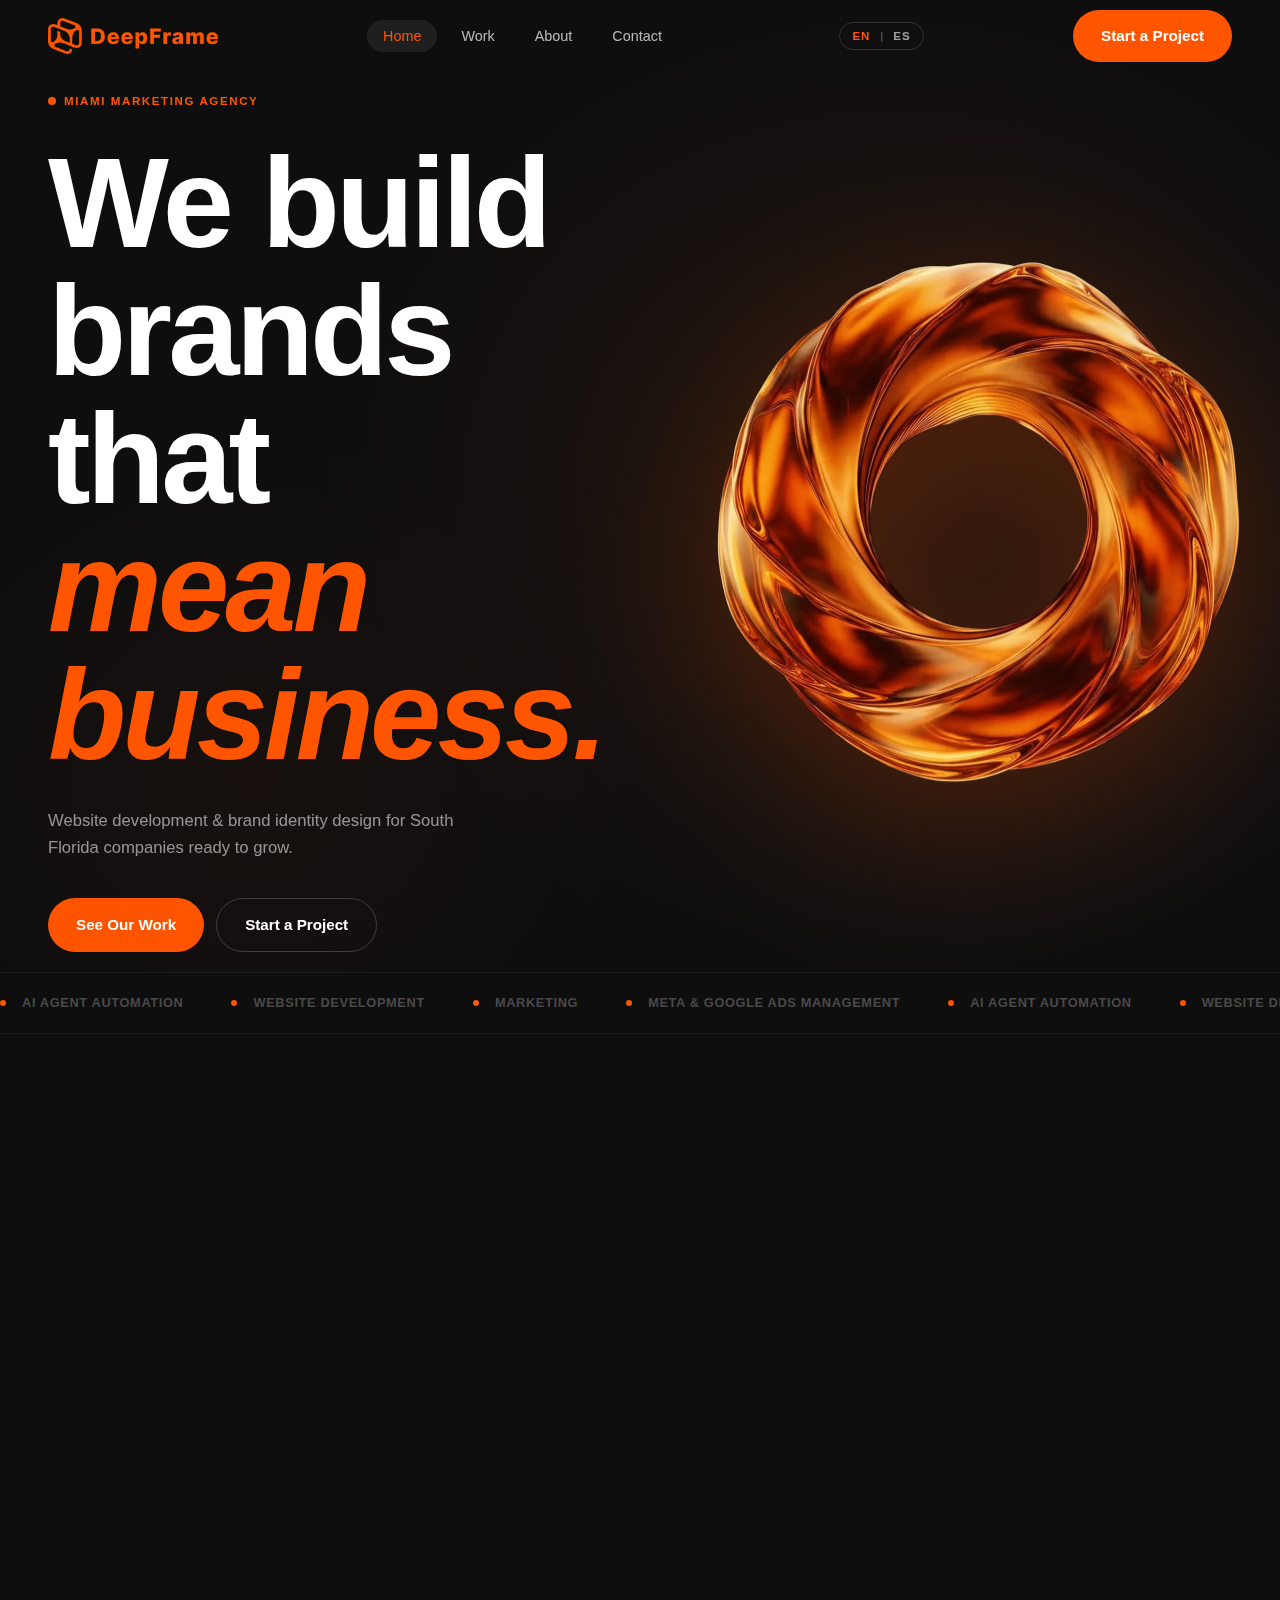
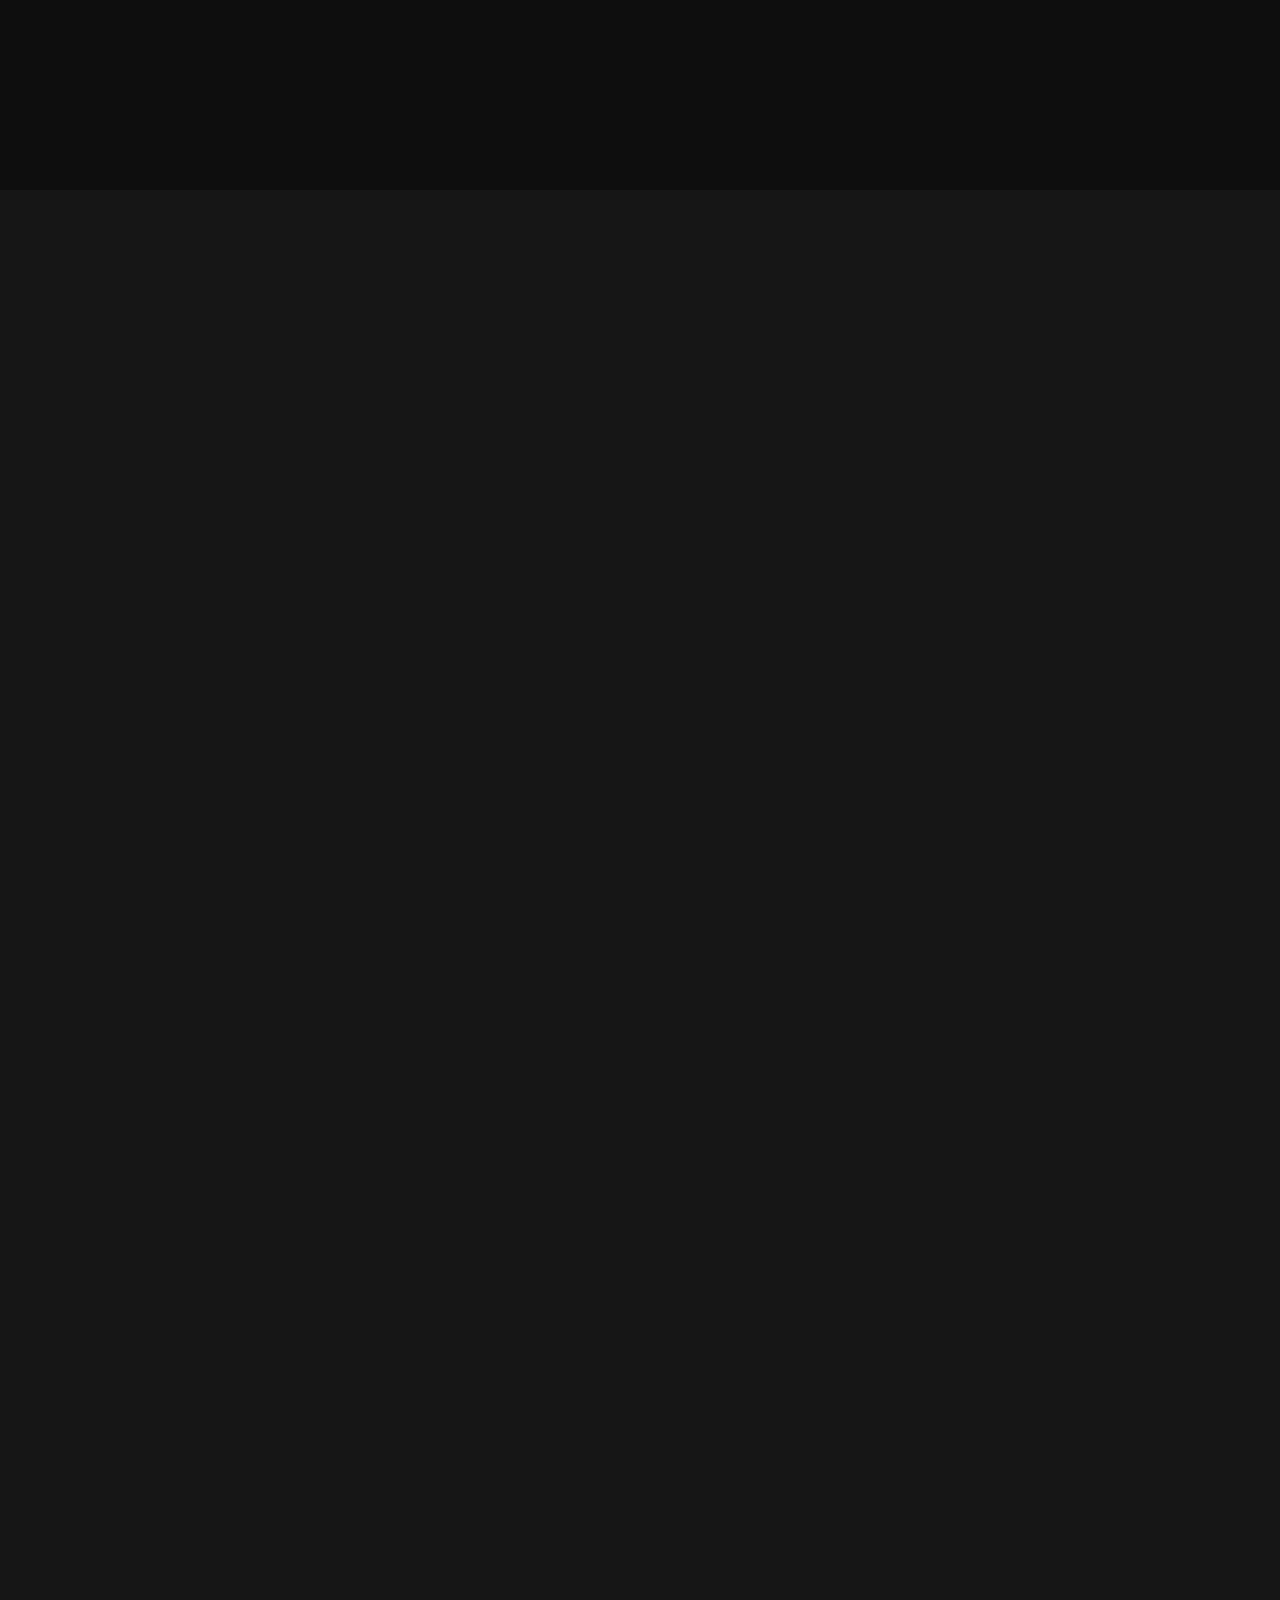
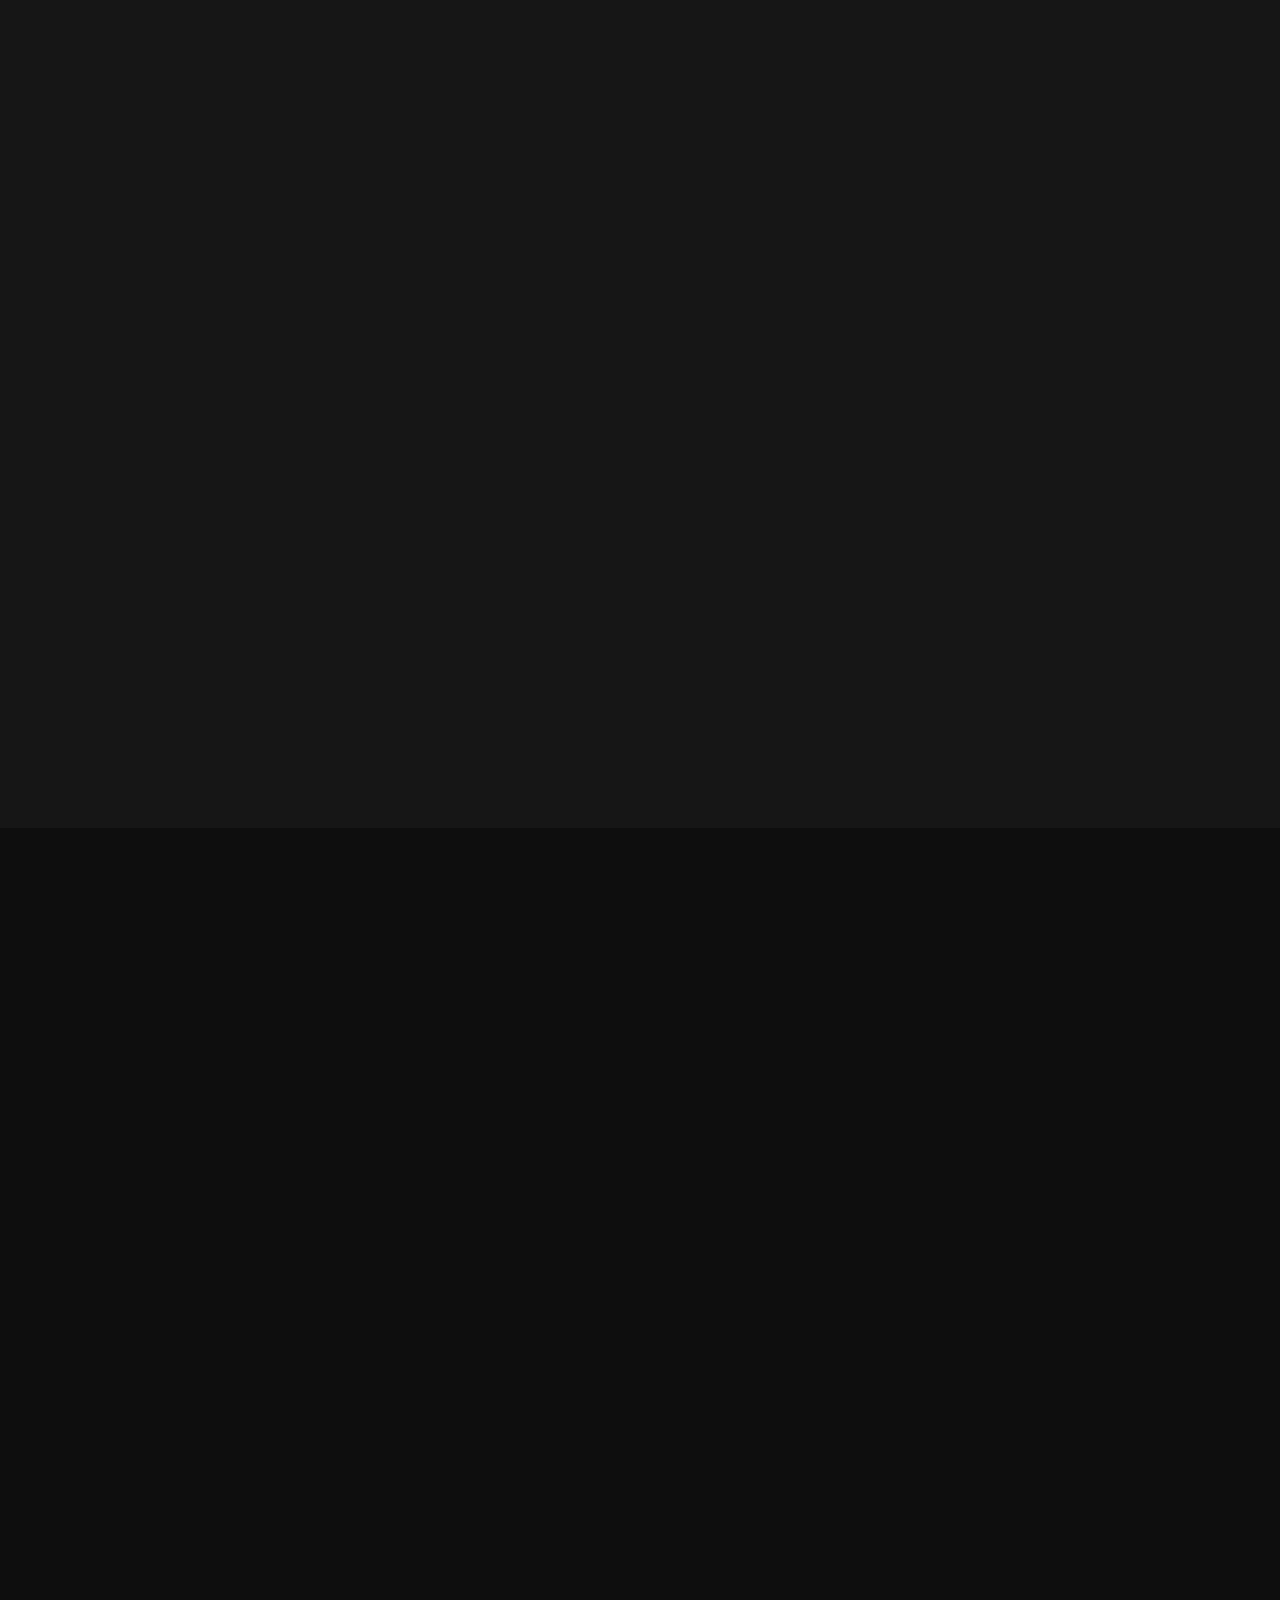
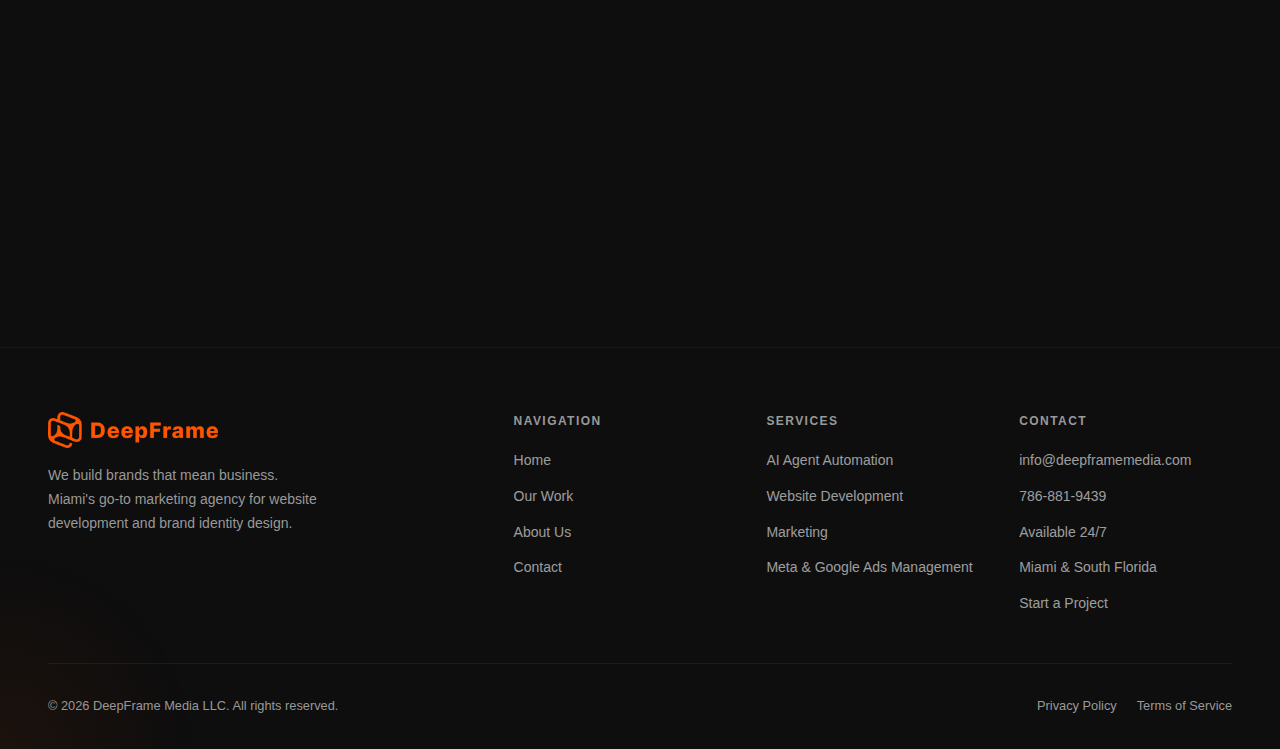
<file: index.html>
<!DOCTYPE html>
<html lang="en">
<head>
  <meta charset="UTF-8" />
  <meta name="viewport" content="width=device-width, initial-scale=1.0" />

  <!-- SEO Primary -->
  <title>DeepFrame Media | Marketing Agency in Miami, FL</title>
  <meta name="description" content="DeepFrame Media is a Miami-based marketing agency specializing in website development and brand identity design. Serving Miami, Broward, Kendall, Homestead and all surrounding areas." />
  <meta name="keywords" content="marketing agency Miami, website design Miami, brand identity Miami, web development Miami, Broward marketing agency, DeepFrame Media" />
  <meta name="author" content="DeepFrame Media" />
  <meta name="robots" content="index, follow" />
  <link rel="canonical" href="https://www.deepframemedia.com/" />

  <!-- Open Graph -->
  <meta property="og:type" content="website" />
  <meta property="og:title" content="DeepFrame Media | Marketing Agency in Miami, FL" />
  <meta property="og:description" content="We build brands that mean business. Website development & brand identity design for ambitious companies in Miami and South Florida." />
  <meta property="og:url" content="https://www.deepframemedia.com/" />
  <meta property="og:site_name" content="DeepFrame Media" />
  <meta property="og:image" content="https://www.deepframemedia.com/og-image.jpg" />

  <!-- Twitter Card -->
  <meta name="twitter:card" content="summary_large_image" />
  <meta name="twitter:title" content="DeepFrame Media | Marketing Agency in Miami" />
  <meta name="twitter:description" content="We build brands that mean business. Website development & brand identity design in Miami, FL." />
  <meta name="twitter:image" content="https://www.deepframemedia.com/og-image.jpg" />

  <!-- Schema.org Structured Data -->
  <script type="application/ld+json">
  {
    "@context": "https://schema.org",
    "@type": "MarketingAgency",
    "name": "DeepFrame Media",
    "description": "Miami-based marketing agency specializing in website development and brand identity design.",
    "url": "https://www.deepframemedia.com",
    "email": "info@deepframemedia.com",
    "telephone": "+17868819439",
    "openingHours": "Mo-Su 00:00-23:59",
    "areaServed": ["Miami", "Broward", "Kendall", "Homestead", "Miami-Dade", "South Florida"],
    "address": {
      "@type": "PostalAddress",
      "addressLocality": "Miami",
      "addressRegion": "FL",
      "addressCountry": "US"
    },
    "sameAs": [],
    "hasOfferCatalog": {
      "@type": "OfferCatalog",
      "name": "Services",
      "itemListElement": [
        { "@type": "Offer", "itemOffered": { "@type": "Service", "name": "AI Agent Automation" } },
        { "@type": "Offer", "itemOffered": { "@type": "Service", "name": "Website Development" } },
        { "@type": "Offer", "itemOffered": { "@type": "Service", "name": "Marketing" } },
        { "@type": "Offer", "itemOffered": { "@type": "Service", "name": "Meta & Google Ads Management" } }
      ]
    }
  }
  </script>

  <!-- Preconnect -->
  <link rel="preconnect" href="https://fonts.googleapis.com" />
  <link rel="preconnect" href="https://fonts.gstatic.com" crossorigin />

  <!-- Favicon -->
  <link rel="icon" type="image/svg+xml" href="favicon.svg" />

  <link rel="stylesheet" href="styles.css" />
  <style>
    /* ════════════════════════════════════════
       HERO — Mobile: full-bleed image, text overlay
                Desktop: split 50/50 layout
       ════════════════════════════════════════ */

    /* ── Shared base ── */
    .hero {
      position: relative;
      overflow: hidden;
      min-height: 100svh;
    }

    .hero-bg { display: none; }
    .hero-grid { display: none; }
    .hero-stats { display: none; }

    /* ══════════════ MOBILE (< 900px) ══════════════
       Ring fills the full hero as a bg image.
       Text + gradient sit over the bottom half.
    ═══════════════════════════════════════════════ */
    @media (max-width: 899px) {
      .hero {
        display: block;
        padding-top: var(--nav-height);
      }

      /* Ring: fixed-height container that fills the screen */
      .hero-right {
        position: absolute;
        inset: 0;
        z-index: 0;
        display: flex;
        align-items: center;
        justify-content: center;
        pointer-events: none;
      }

      .hero-ring-img {
        width: 100%;
        max-width: 520px;
        height: 100svh;
        object-fit: contain;
        object-position: center 40%;
        display: block;
        animation: floatRing 6s ease-in-out infinite;
        filter: drop-shadow(0 40px 100px rgba(255, 85, 0, 0.30));
        opacity: 0.92;
      }

      /* Gradient: transparent top → dark bottom so text is legible */
      .hero::after {
        content: '';
        position: absolute;
        inset: 0;
        z-index: 1;
        background: linear-gradient(
          to bottom,
          transparent 0%,
          transparent 28%,
          rgba(14, 14, 14, 0.55) 52%,
          rgba(14, 14, 14, 0.88) 72%,
          rgba(14, 14, 14, 0.98) 88%,
          #0E0E0E 100%
        );
        pointer-events: none;
      }

      /* Text floats over the gradient at the bottom */
      .hero-left {
        position: relative;
        z-index: 2;
        min-height: 100svh;
        display: flex;
        flex-direction: column;
        justify-content: flex-end;
        padding: 0 24px 52px;
      }

      .hero-title {
        margin-bottom: 16px;
        line-height: 1.02;
      }

      .hero-desc {
        font-size: 1rem;
        color: rgba(255,255,255,0.60);
        margin-bottom: 28px;
        max-width: 340px;
        line-height: 1.6;
      }

      .hero-actions { gap: 10px; }
      .hero-eyebrow { margin-bottom: 20px; }
    }

    /* ══════════════ DESKTOP (≥ 900px) ══════════════
       Side-by-side: text left, ring right.
    ════════════════════════════════════════════════ */
    @media (min-width: 900px) {
      .hero {
        display: grid;
        grid-template-columns: 1fr 1fr;
        align-items: center;
        padding-top: var(--nav-height);
        min-height: 100svh;
        background:
          radial-gradient(ellipse 70% 80% at 70% 50%, rgba(255,85,0,0.08) 0%, transparent 65%),
          radial-gradient(ellipse 50% 60% at 20% 80%, rgba(255,85,0,0.04) 0%, transparent 60%);
      }

      .hero-left {
        position: relative;
        z-index: 2;
        padding-left: max(24px, calc((100vw - 1280px) / 2 + 48px));
        padding-right: 40px;
        display: flex;
        flex-direction: column;
        justify-content: center;
      }

      .hero-title { margin-bottom: 28px; line-height: 1.0; }

      .hero-desc {
        max-width: 420px;
        margin-bottom: 36px;
        font-size: clamp(0.95rem, 1.3vw, 1.08rem);
        color: rgba(255,255,255,0.55);
        line-height: 1.65;
      }

      .hero-actions { margin-bottom: 0; }
      .hero-eyebrow { margin-bottom: 28px; }

      .hero-right {
        position: relative;
        height: 100svh;
        display: flex;
        align-items: center;
        justify-content: center;
        z-index: 1;
      }

      .hero-ring-img {
        width: min(540px, 48vw);
        height: auto;
        display: block;
        animation: floatRing 6s ease-in-out infinite;
        filter: drop-shadow(0 40px 80px rgba(255, 85, 0, 0.25));
        position: absolute;
        right: max(32px, calc((100vw - 1280px) / 2 + 32px));
      }

      /* No bottom gradient on desktop */
      .hero::after { display: none; }
    }

    @keyframes floatRing {
      0%, 100% { transform: translateY(0px) rotate(0deg); }
      33%       { transform: translateY(-14px) rotate(1deg); }
      66%       { transform: translateY(-6px) rotate(-0.5deg); }
    }

    /* ── Premium section overrides ── */
    .services-grid { gap: 1px; border-radius: var(--radius-lg); overflow: hidden; }
    .service-card {
      border-radius: 0;
      border: none;
      border-right: 1px solid rgba(255,255,255,0.06);
      border-bottom: 1px solid rgba(255,255,255,0.06);
      padding: 40px 32px;
    }
    @media (max-width: 639px) {
      .services-grid { gap: 0; }
      .service-card { border-right: none; }
    }

    /* Softer marquee */
    .marquee-wrapper {
      background: transparent;
      border-color: rgba(255,255,255,0.05);
    }
    .marquee-item { color: rgba(255,255,255,0.25); font-size: 0.8rem; }
  </style>
</head>
<body>

  <!-- ===================== NAV ===================== -->
  <header>
    <nav class="nav" aria-label="Main navigation">
      <div class="container nav-inner">
        <a href="index.html" class="nav-logo" aria-label="DeepFrame Media Home">
          <img src="assets/deepframe-logo.png" alt="DeepFrame" class="logo-mark logo-image" />
          <div class="logo-text">
            <span class="logo-name">DEEPFRAME</span>
            <span class="logo-sub">Media</span>
          </div>
        </a>

        <ul class="nav-links" role="list">
          <li><a href="index.html" class="nav-link" data-i18n="nav.home">Home</a></li>
          <li><a href="work.html" class="nav-link" data-i18n="nav.work">Work</a></li>
          <li><a href="about.html" class="nav-link" data-i18n="nav.about">About</a></li>
          <li><a href="contact.html" class="nav-link" data-i18n="nav.contact">Contact</a></li>
        </ul>

        <div class="lang-toggle" role="group" data-i18n-aria-label="lang.toggleLabel" aria-label="Language selector">
          <button type="button" class="lang-btn" data-lang-btn data-lang="en" aria-pressed="true" data-i18n="lang.en">EN</button>
          <span class="lang-sep" aria-hidden="true">|</span>
          <button type="button" class="lang-btn" data-lang-btn data-lang="es" aria-pressed="false" data-i18n="lang.es">ES</button>
        </div>
        <a href="contact.html" class="btn btn-primary nav-cta" data-i18n="nav.startProject">Start a Project</a>

        <button class="nav-hamburger" aria-label="Toggle menu" aria-expanded="false" aria-controls="mobileMenu">
          <span></span><span></span><span></span>
        </button>
      </div>
    </nav>
  </header>

  <!-- Mobile Menu -->
  <nav class="nav-mobile" id="mobileMenu" aria-label="Mobile navigation">
    <a href="index.html" class="nav-mobile-link" data-i18n="nav.home">Home</a>
    <a href="work.html" class="nav-mobile-link" data-i18n="nav.work">Work</a>
    <a href="about.html" class="nav-mobile-link" data-i18n="nav.about">About</a>
    <a href="contact.html" class="nav-mobile-link" data-i18n="nav.contact">Contact</a>
    <a href="contact.html" class="btn btn-primary nav-mobile-cta" data-i18n="nav.startProject">Start a Project</a>
  </nav>

  <main>

    <!-- ===================== HERO ===================== -->
    <section class="hero" aria-labelledby="heroHeading">
      <div class="hero-bg" aria-hidden="true"></div>

      <!-- Left: copy -->
      <div class="container" style="display:contents;">
        <div class="hero-left">
          <div class="hero-eyebrow fade-up" style="margin-bottom:28px;">
            <div class="hero-eyebrow-dot" aria-hidden="true"></div>
            <span class="label" data-i18n="index.heroEyebrow">Miami Marketing Agency</span>
          </div>

          <h1 class="display-xl hero-title fade-up stagger-1" id="heroHeading" data-i18n-html="index.heroTitle">We build<br />brands that<br /><em>mean business.</em></h1>

          <p class="hero-desc fade-up stagger-2" data-i18n="index.heroDesc">Website development &amp; brand identity design for South Florida companies ready to grow.</p>

          <div class="hero-actions fade-up stagger-3">
            <a href="work.html" class="btn btn-primary" data-i18n="index.heroCtaWork">See Our Work</a>
            <a href="contact.html" class="btn btn-outline" data-i18n="index.heroCtaStart">Start a Project</a>
          </div>
        </div>

        <!-- Right: 3D ring image -->
        <div class="hero-right">
          <img
            src="hero-ring.png"
            alt="DeepFrame Media — bold brand visual"
            class="hero-ring-img fade-in stagger-2"
            width="560"
            height="560"
          />
        </div>
      </div>
    </section>

    <!-- ===================== MARQUEE ===================== -->
    <div class="marquee-wrapper" aria-hidden="true">
      <div class="marquee-track">
        <div class="marquee-item" data-i18n-html="index.marqueeAi"><span class="marquee-dot"></span>AI Agent Automation</div>
        <div class="marquee-item" data-i18n-html="index.marqueeWeb"><span class="marquee-dot"></span>Website Development</div>
        <div class="marquee-item" data-i18n-html="index.marqueeMarketing"><span class="marquee-dot"></span>Marketing</div>
        <div class="marquee-item" data-i18n-html="index.marqueeAds"><span class="marquee-dot"></span>Meta &amp; Google Ads Management</div>
        <div class="marquee-item" data-i18n-html="index.marqueeAi"><span class="marquee-dot"></span>AI Agent Automation</div>
        <div class="marquee-item" data-i18n-html="index.marqueeWeb"><span class="marquee-dot"></span>Website Development</div>
        <div class="marquee-item" data-i18n-html="index.marqueeMarketing"><span class="marquee-dot"></span>Marketing</div>
        <div class="marquee-item" data-i18n-html="index.marqueeAds"><span class="marquee-dot"></span>Meta &amp; Google Ads Management</div>
      </div>
    </div>

    <!-- ===================== SERVICES ===================== -->
    <section class="section" aria-labelledby="servicesHeading">
      <div class="container">
        <div class="section-header fade-up">
          <span class="label" data-i18n="index.servicesLabel">What We Do</span>
          <h2 class="display-md mt-16" id="servicesHeading" data-i18n-html="index.servicesTitle">Services built<br />to make you stand out.</h2>
        </div>

        <div class="services-grid" data-reveal-stagger>
          <article class="service-card fade-up stagger-1">
            <div class="service-icon" aria-hidden="true">
              <svg width="24" height="24" viewBox="0 0 24 24" fill="none" stroke="currentColor" stroke-width="2" stroke-linecap="round" stroke-linejoin="round">
                <rect x="2" y="3" width="20" height="14" rx="2"/><polyline points="8 21 12 17 16 21"/>
              </svg>
            </div>
            <h3 data-i18n="footer.serviceAi">AI Agent Automation</h3>
            <p><span data-i18n="index.serviceAiDesc">Custom AI agent workflows that automate repetitive operations, speed up response times, and improve consistency.</span></p>
          </article>

          <article class="service-card fade-up stagger-2">
            <div class="service-icon" aria-hidden="true">
              <svg width="24" height="24" viewBox="0 0 24 24" fill="none" stroke="currentColor" stroke-width="2" stroke-linecap="round" stroke-linejoin="round">
                <circle cx="12" cy="12" r="10"/><path d="M8 12l4-4 4 4M12 8v8"/>
              </svg>
            </div>
            <h3 data-i18n="footer.serviceWeb">Website Development</h3>
            <p><span data-i18n="index.serviceWebDesc">Fast, conversion-optimized websites that work flawlessly on every device, especially mobile.</span></p>
          </article>

          <article class="service-card fade-up stagger-3">
            <div class="service-icon" aria-hidden="true">
              <svg width="24" height="24" viewBox="0 0 24 24" fill="none" stroke="currentColor" stroke-width="2" stroke-linecap="round" stroke-linejoin="round">
                <path d="M12 20h9"/><path d="M16.5 3.5a2.121 2.121 0 013 3L7 19l-4 1 1-4L16.5 3.5z"/>
              </svg>
            </div>
            <h3 data-i18n="footer.serviceMarketing">Marketing</h3>
            <p><span data-i18n="index.serviceMarketingDesc">Practical marketing strategy and execution focused on reaching the right audience and driving measurable growth.</span></p>
          </article>

          <article class="service-card fade-up stagger-4">
            <div class="service-icon" aria-hidden="true">
              <svg width="24" height="24" viewBox="0 0 24 24" fill="none" stroke="currentColor" stroke-width="2" stroke-linecap="round" stroke-linejoin="round">
                <polyline points="22 12 18 12 15 21 9 3 6 12 2 12"/>
              </svg>
            </div>
            <h3 data-i18n="footer.serviceAds">Meta &amp; Google Ads Management</h3>
            <p><span data-i18n="index.serviceAdsDesc">Full-funnel ad campaign setup, optimization, and reporting across Meta and Google to maximize return on ad spend.</span></p>
          </article>
        </div>
      </div>
    </section>

    <!-- ===================== FEATURED WORK ===================== -->
    <section class="section bg-dark-2" aria-labelledby="workHeading">
      <div class="container">
        <div class="section-header-flex">
          <div class="fade-up">
            <span class="label" data-i18n="index.featuredLabel">Featured Work</span>
            <h2 class="display-md mt-16" id="workHeading" data-i18n="index.featuredTitle">Projects we're proud of</h2>
          </div>
          <a href="work.html" class="btn btn-outline fade-up" data-i18n="index.featuredViewAll">View All Work</a>
        </div>

        <div class="portfolio-grid" id="homeFeaturedGrid" data-reveal-stagger></div>
      </div>
    </section>

    <!-- ===================== TESTIMONIALS ===================== -->
    <section class="section bg-dark-2" aria-labelledby="testimonialsHeading">
      <div class="container">
        <div class="section-header text-center fade-up">
          <span class="label" data-i18n="index.clientLoveLabel">Client Love</span>
          <h2 class="display-md mt-16" id="testimonialsHeading" data-i18n="index.clientLoveTitle">What our clients say</h2>
        </div>

        <div class="testimonials-grid" data-reveal-stagger>
          <article class="testimonial-card fade-up stagger-1">
            <div class="testimonial-stars" aria-label="5 stars">★★★★★</div>
            <p class="testimonial-text" data-i18n="index.testimonial1Text">"DeepFrame completely transformed our online presence. Our website now ranks on Google and we're getting calls every week from new clients in Miami."</p>
            <div class="testimonial-author">
              <div class="testimonial-avatar" aria-hidden="true">CP</div>
              <div>
                <div class="testimonial-name" data-i18n="index.testimonial1Name">Carlos Piña</div>
                <div class="testimonial-role" data-i18n="index.testimonial1Role">CEO at Capillus · Miami, FL</div>
              </div>
            </div>
          </article>

          <article class="testimonial-card fade-up stagger-2">
            <div class="testimonial-stars" aria-label="5 stars">★★★★★</div>
            <p class="testimonial-text" data-i18n="index.testimonial2Text">"The brand identity they built for us is exactly what we envisioned — modern, bold, and totally us. Every customer compliments our new look."</p>
            <div class="testimonial-author">
              <div class="testimonial-avatar" aria-hidden="true">DA</div>
              <div>
                <div class="testimonial-name" data-i18n="index.testimonial2Name">Dalain</div>
                <div class="testimonial-role" data-i18n="index.testimonial2Role">Airbestpros · South Florida</div>
              </div>
            </div>
          </article>

          <article class="testimonial-card fade-up stagger-3">
            <div class="testimonial-stars" aria-label="5 stars">★★★★★</div>
            <p class="testimonial-text" data-i18n="index.testimonial3Text">"Working with DeepFrame was smooth from start to finish. They delivered ahead of schedule and the mobile experience is just incredible."</p>
            <div class="testimonial-author">
              <div class="testimonial-avatar" aria-hidden="true">RM</div>
              <div>
                <div class="testimonial-name" data-i18n="index.testimonial3Name">Tamas Nagy</div>
                <div class="testimonial-role" data-i18n="index.testimonial3Role">Fund Me App · Miami, FL</div>
              </div>
            </div>
          </article>

          <article class="testimonial-card fade-up stagger-1">
            <div class="testimonial-stars" aria-label="5 stars">★★★★★</div>
            <p class="testimonial-text" data-i18n="index.testimonial4Text">"DeepFrame nailed our coastal brand identity. The website captures exactly the vibe we wanted — our online store conversions jumped from day one."</p>
            <div class="testimonial-author">
              <div class="testimonial-avatar" aria-hidden="true">OR</div>
              <div>
                <div class="testimonial-name" data-i18n="index.testimonial4Name">Oscar Rodriguez</div>
                <div class="testimonial-role" data-i18n="index.testimonial4Role">Owner Salty at Sea · Miami, FL</div>
              </div>
            </div>
          </article>

          <article class="testimonial-card fade-up stagger-2">
            <div class="testimonial-stars" aria-label="5 stars">★★★★★</div>
            <p class="testimonial-text" data-i18n="index.testimonial5Text">"From brand guidelines to digital presence, DeepFrame delivered a complete identity package that sets us apart in a competitive construction market."</p>
            <div class="testimonial-author">
              <div class="testimonial-avatar" aria-hidden="true">JC</div>
              <div>
                <div class="testimonial-name" data-i18n="index.testimonial5Name">Jose C. Cabana</div>
                <div class="testimonial-role" data-i18n="index.testimonial5Role">CEO GT Build</div>
              </div>
            </div>
          </article>

          <article class="testimonial-card fade-up stagger-3">
            <div class="testimonial-stars" aria-label="5 stars">★★★★★</div>
            <p class="testimonial-text" data-i18n="index.testimonial6Text">"Deep Frame Media delivered a clean, high-performing website and nailed the details. Communication was fast, the process was smooth, and the final result looks premium."</p>
            <div class="testimonial-author">
              <div class="testimonial-avatar" aria-hidden="true">RM</div>
              <div>
                <div class="testimonial-name" data-i18n="index.testimonial6Name">Roland M.</div>
                <div class="testimonial-role" data-i18n="index.testimonial6Role">CEO, Smart Lifestyle</div>
              </div>
            </div>
          </article>
        </div>

        <!-- Leave a Review CTA -->
        <div class="review-cta fade-up" style="text-align:center; margin-top:40px;">
          <a href="#" id="leaveReviewBtn" class="btn btn-outline" target="_blank" rel="noopener noreferrer" data-i18n="index.leaveReview">Leave a Review</a>
        </div>
      </div>
    </section>

    <!-- ===================== GALLERY ===================== -->
    <section class="section" aria-labelledby="galleryHeading">
      <div class="container">
        <div class="section-header text-center fade-up">
          <span class="label" data-i18n="index.galleryLabel">Gallery</span>
          <h2 class="display-md mt-16" id="galleryHeading" data-i18n="index.galleryTitle">Gallery</h2>
          <p class="body-lg mt-16">
            <a href="https://www.instagram.com/deepframemedia/" target="_blank" rel="noopener noreferrer" class="ig-follow-link" data-i18n="index.galleryFollow">Follow us on Instagram</a>
          </p>
        </div>

        <div class="ig-embed" id="igEmbed" data-reveal>
          <!-- Elfsight Instagram Feed | Untitled Instagram Feed -->
          <script src="https://elfsightcdn.com/platform.js" async></script>
          <div class="elfsight-app-93b61452-3da2-4f36-9f0f-72f222159fde" data-elfsight-app-lazy></div>
        </div>
      </div>
    </section>

    <!-- ===================== CTA ===================== -->
    <section class="section" aria-labelledby="ctaHeading">
      <div class="container">
        <div class="cta-section fade-up">
          <span class="label" style="color:rgba(255,255,255,0.7); margin-bottom:16px; display:block;" data-i18n="index.ctaLabel">Ready to grow?</span>
          <h2 id="ctaHeading" data-i18n="index.ctaTitle">Let's build something great together.</h2>
          <p data-i18n="index.ctaDesc">Whether you need a brand-new website or a complete brand overhaul — we're ready to make it happen for your South Florida business.</p>
          <div class="cta-actions">
            <a href="contact.html" class="btn-cta-white" data-i18n="index.ctaStart">Start Your Project →</a>
            <a href="work.html" class="btn-cta-outline-white" data-i18n="index.ctaWork">See Our Work</a>
          </div>
        </div>
      </div>
    </section>

  </main>

  <!-- ===================== FOOTER ===================== -->
  <footer class="footer">
    <div class="container">
      <div class="footer-grid">
        <div class="footer-brand">
          <a href="index.html" class="nav-logo" aria-label="DeepFrame Media">
            <img src="assets/deepframe-logo.png" alt="DeepFrame" class="logo-mark logo-image" />
            <div class="logo-text">
              <span class="logo-name">DEEPFRAME</span>
              <span class="logo-sub">Media</span>
            </div>
          </a>
          <p data-i18n="footer.brandDesc">We build brands that mean business. Miami's go-to marketing agency for website development and brand identity design.</p>
        </div>

        <div>
          <h3 class="footer-heading" data-i18n="footer.navigation">Navigation</h3>
          <ul class="footer-links" role="list">
            <li><a href="index.html" class="footer-link" data-i18n="nav.home">Home</a></li>
            <li><a href="work.html" class="footer-link" data-i18n="footer.ourWork">Our Work</a></li>
            <li><a href="about.html" class="footer-link" data-i18n="footer.aboutUs">About Us</a></li>
            <li><a href="contact.html" class="footer-link" data-i18n="nav.contact">Contact</a></li>
          </ul>
        </div>

        <div>
          <h3 class="footer-heading" data-i18n="footer.services">Services</h3>
          <ul class="footer-links" role="list">
            <li><a href="contact.html" class="footer-link" data-i18n="footer.serviceAi">AI Agent Automation</a></li>
            <li><a href="work.html?filter=website" class="footer-link" data-i18n="footer.serviceWeb">Website Development</a></li>
            <li><a href="contact.html" class="footer-link" data-i18n="footer.serviceMarketing">Marketing</a></li>
            <li><a href="contact.html" class="footer-link" data-i18n="footer.serviceAds">Meta &amp; Google Ads Management</a></li>
          </ul>
        </div>

        <div>
          <h3 class="footer-heading" data-i18n="footer.contact">Contact</h3>
          <ul class="footer-links" role="list">
            <li><a href="mailto:info@deepframemedia.com" class="footer-link">info@deepframemedia.com</a></li>
            <li><a href="tel:+17868819439" class="footer-link">786-881-9439</a></li>
            <li><span class="footer-link" data-i18n="footer.available">Available 24/7</span></li>
            <li><span class="footer-link" data-i18n="footer.location">Miami &amp; South Florida</span></li>
            <li><a href="contact.html" class="footer-link" data-i18n="footer.startProject">Start a Project</a></li>
          </ul>
        </div>
      </div>

      <div class="footer-bottom">
        <p class="footer-copy" data-i18n-html="footer.copyHtml">© <span id="currentYear">2025</span> DeepFrame Media LLC. All rights reserved.</p>
        <div class="footer-bottom-links">
          <a href="privacy.html" class="footer-bottom-link" data-i18n="footer.privacy">Privacy Policy</a>
          <a href="terms.html" class="footer-bottom-link" data-i18n="footer.terms">Terms of Service</a>
        </div>
      </div>
    </div>
  </footer>

  <!-- ===================== PROMO MODAL OVERLAY ===================== -->
  <div id="promoOverlay" hidden aria-hidden="true"></div>

  <!-- ===================== PROMO MODAL — 24h Free Audit ===================== -->
  <div
    id="promoModal"
    role="dialog"
    aria-modal="true"
    aria-labelledby="promoModalTitle"
    aria-hidden="true"
    hidden
  >
    <!-- Close -->
    <button
      type="button"
      id="promoClose"
      data-i18n-aria-label="promo24h.close"
      aria-label="Close promotion popup"
    >&times;</button>

    <!-- Header -->
    <div class="promo-modal-header">
      <span class="label" data-i18n="promo24h.badge">Limited Time Offer</span>
      <h2 id="promoModalTitle" data-i18n="promo24h.title">Get a Free Website Audit</h2>
      <p data-i18n="promo24h.sub">Answer 3 quick questions &mdash; we&rsquo;ll reach out within 24 hours.</p>
    </div>

    <!-- Step progress indicators -->
    <div class="promo-progress" role="list" aria-label="Form steps">
      <div class="promo-progress-step promo-progress-step--active" role="listitem" aria-current="step" data-step-indicator="1">
        <span class="promo-progress-num" aria-hidden="true">1</span>
      </div>
      <div class="promo-progress-line" aria-hidden="true"></div>
      <div class="promo-progress-step" role="listitem" data-step-indicator="2">
        <span class="promo-progress-num" aria-hidden="true">2</span>
      </div>
      <div class="promo-progress-line" aria-hidden="true"></div>
      <div class="promo-progress-step" role="listitem" data-step-indicator="3">
        <span class="promo-progress-num" aria-hidden="true">3</span>
      </div>
    </div>

    <!-- Multi-step form -->
    <form
      id="promoForm"
      name="promo24h"
      method="POST"
      data-netlify="true"
      netlify-honeypot="bot-field"
      novalidate
    >
      <input type="hidden" name="form-name" value="promo24h" />

      <!-- Honeypot (screen-reader only — must not be filled) -->
      <p class="sr-only hidden"><label>Don&rsquo;t fill this out: <input name="bot-field" /></label></p>

      <!-- ── Step 1: Business Info ── -->
      <div class="promo-form-step" id="promoStep1" role="group" aria-labelledby="promoStep1Heading">
        <h3 id="promoStep1Heading" class="promo-step-title" data-i18n="promo24h.step1Title">About Your Business</h3>

        <div class="promo-field">
          <label for="promoBusinessName" data-i18n="promo24h.businessNameLabel">Business Name</label>
          <input
            type="text"
            id="promoBusinessName"
            name="businessName"
            required
            autocomplete="organization"
            data-i18n-placeholder="promo24h.businessNamePlaceholder"
          />
        </div>

        <div class="promo-field">
          <label for="promoBusinessType" data-i18n="promo24h.businessTypeLabel">Business Type</label>
          <select id="promoBusinessType" name="businessType" required>
            <option value="" data-i18n="promo24h.selectDefault">Select one&hellip;</option>
            <option value="medical-wellness"      data-i18n="promo24h.businessTypeOpt1">Medical / Wellness</option>
            <option value="restaurants-food"      data-i18n="promo24h.businessTypeOpt2">Restaurants / Food</option>
            <option value="real-estate"           data-i18n="promo24h.businessTypeOpt3">Real Estate</option>
            <option value="e-commerce"            data-i18n="promo24h.businessTypeOpt4">E-commerce</option>
            <option value="professional-services" data-i18n="promo24h.businessTypeOpt5">Professional Services</option>
            <option value="other"                 data-i18n="promo24h.businessTypeOpt6">Other</option>
          </select>
        </div>

        <button
          type="button"
          class="btn btn-primary promo-btn-next"
          data-target-step="2"
          data-i18n="promo24h.nextStep"
        >Continue &rarr;</button>
      </div><!-- /promoStep1 -->

      <!-- ── Step 2: Contact Info ── -->
      <div class="promo-form-step" id="promoStep2" role="group" aria-labelledby="promoStep2Heading" hidden>
        <h3 id="promoStep2Heading" class="promo-step-title" data-i18n="promo24h.step2Title">How to Reach You</h3>

        <div class="promo-field">
          <p class="promo-field-label" id="promoContactMethodLabel" data-i18n="promo24h.contactMethodLabel">Fastest way to contact you</p>
          <div class="promo-radio-group" role="group" aria-labelledby="promoContactMethodLabel">
            <label class="promo-radio-option">
              <input type="radio" name="contactMethod" value="WhatsApp" required />
              <span data-i18n="promo24h.contactMethodWhatsApp">WhatsApp</span>
            </label>
            <label class="promo-radio-option">
              <input type="radio" name="contactMethod" value="Phone" />
              <span data-i18n="promo24h.contactMethodPhone">Phone</span>
            </label>
            <label class="promo-radio-option">
              <input type="radio" name="contactMethod" value="Email" />
              <span data-i18n="promo24h.contactMethodEmail">Email</span>
            </label>
          </div>
        </div>

        <div class="promo-field">
          <label for="promoContactValue" data-i18n="promo24h.contactValueLabel">Your phone or email</label>
          <input
            type="text"
            id="promoContactValue"
            name="contactValue"
            required
            data-i18n-placeholder="promo24h.contactValuePlaceholder"
          />
        </div>

        <div class="promo-step-nav">
          <button type="button" class="btn btn-outline promo-btn-back" data-target-step="1" data-i18n="promo24h.backStep">&larr; Back</button>
          <button type="button" class="btn btn-primary promo-btn-next" data-target-step="3" data-i18n="promo24h.nextStep">Continue &rarr;</button>
        </div>
      </div><!-- /promoStep2 -->

      <!-- ── Step 3: Online Presence ── -->
      <div class="promo-form-step" id="promoStep3" role="group" aria-labelledby="promoStep3Heading" hidden>
        <h3 id="promoStep3Heading" class="promo-step-title" data-i18n="promo24h.step3Title">Your Online Presence</h3>

        <div class="promo-field">
          <p class="promo-field-label" id="promoHadWebsiteLabel" data-i18n="promo24h.hadWebsiteLabel">Do you currently have a website?</p>
          <div class="promo-radio-group" role="group" aria-labelledby="promoHadWebsiteLabel">
            <label class="promo-radio-option">
              <input type="radio" name="hadWebsite" value="yes" required id="promoHadWebsiteYes" />
              <span data-i18n="promo24h.yes">Yes</span>
            </label>
            <label class="promo-radio-option">
              <input type="radio" name="hadWebsite" value="no" id="promoHadWebsiteNo" />
              <span data-i18n="promo24h.no">No</span>
            </label>
          </div>
        </div>

        <!-- Conditionally revealed when "yes" is selected (JS in Part 3) -->
        <div class="promo-field" id="promoWebsiteUrlGroup" hidden>
          <label for="promoWebsiteUrl" data-i18n="promo24h.websiteUrlLabel">Current website URL</label>
          <input
            type="url"
            id="promoWebsiteUrl"
            name="websiteUrl"
            autocomplete="url"
            data-i18n-placeholder="promo24h.websiteUrlPlaceholder"
          />
        </div>

        <p class="promo-disclaimer" data-i18n="promo24h.disclaimer">No spam. We&rsquo;ll reach out within 24 hours.</p>

        <div class="promo-step-nav">
          <button type="button" class="btn btn-outline promo-btn-back" data-target-step="2" data-i18n="promo24h.backStep">&larr; Back</button>
          <button type="submit" class="btn btn-primary" data-i18n="promo24h.cta">Claim My Free Audit &rarr;</button>
        </div>
      </div><!-- /promoStep3 -->
    </form>

    <!-- ── Success state (hidden by default; shown after successful submit) ── -->
    <div class="promo-success" id="promoSuccess" aria-live="polite" hidden>
      <div class="promo-success-icon" aria-hidden="true">&#10003;</div>
      <h3 data-i18n="promo24h.successTitle">You&rsquo;re all set!</h3>
      <p data-i18n="promo24h.successBody">We&rsquo;ll reach out within 24 hours. Check your messages!</p>
    </div>
  </div><!-- /promoModal -->

  <!-- ── Netlify build-time form detection stub ─────────────────────────
       Mirrors ALL field names so Netlify registers the form at build time.
       The <form hidden> attribute keeps it invisible to users.
  ─────────────────────────────────────────────────────────────────────── -->
  <form name="promo24h" netlify data-netlify="true" netlify-honeypot="bot-field" hidden aria-hidden="true">
    <input type="hidden" name="form-name" value="promo24h" />
    <input type="text"   name="businessName" />
    <input type="text"   name="businessType" />
    <input type="text"   name="contactMethod" />
    <input type="text"   name="contactValue" />
    <input type="text"   name="hadWebsite" />
    <input type="url"    name="websiteUrl" />
    <input type="text"   name="bot-field" />
  </form>

  <script src="i18n.js"></script>
  <script src="https://cdn.jsdelivr.net/npm/gsap@3/dist/gsap.min.js"></script>
  <script src="main.js"></script>
  <script src="projects.js"></script>
  <script src="promo.js"></script>
</body>
</html>
</file>
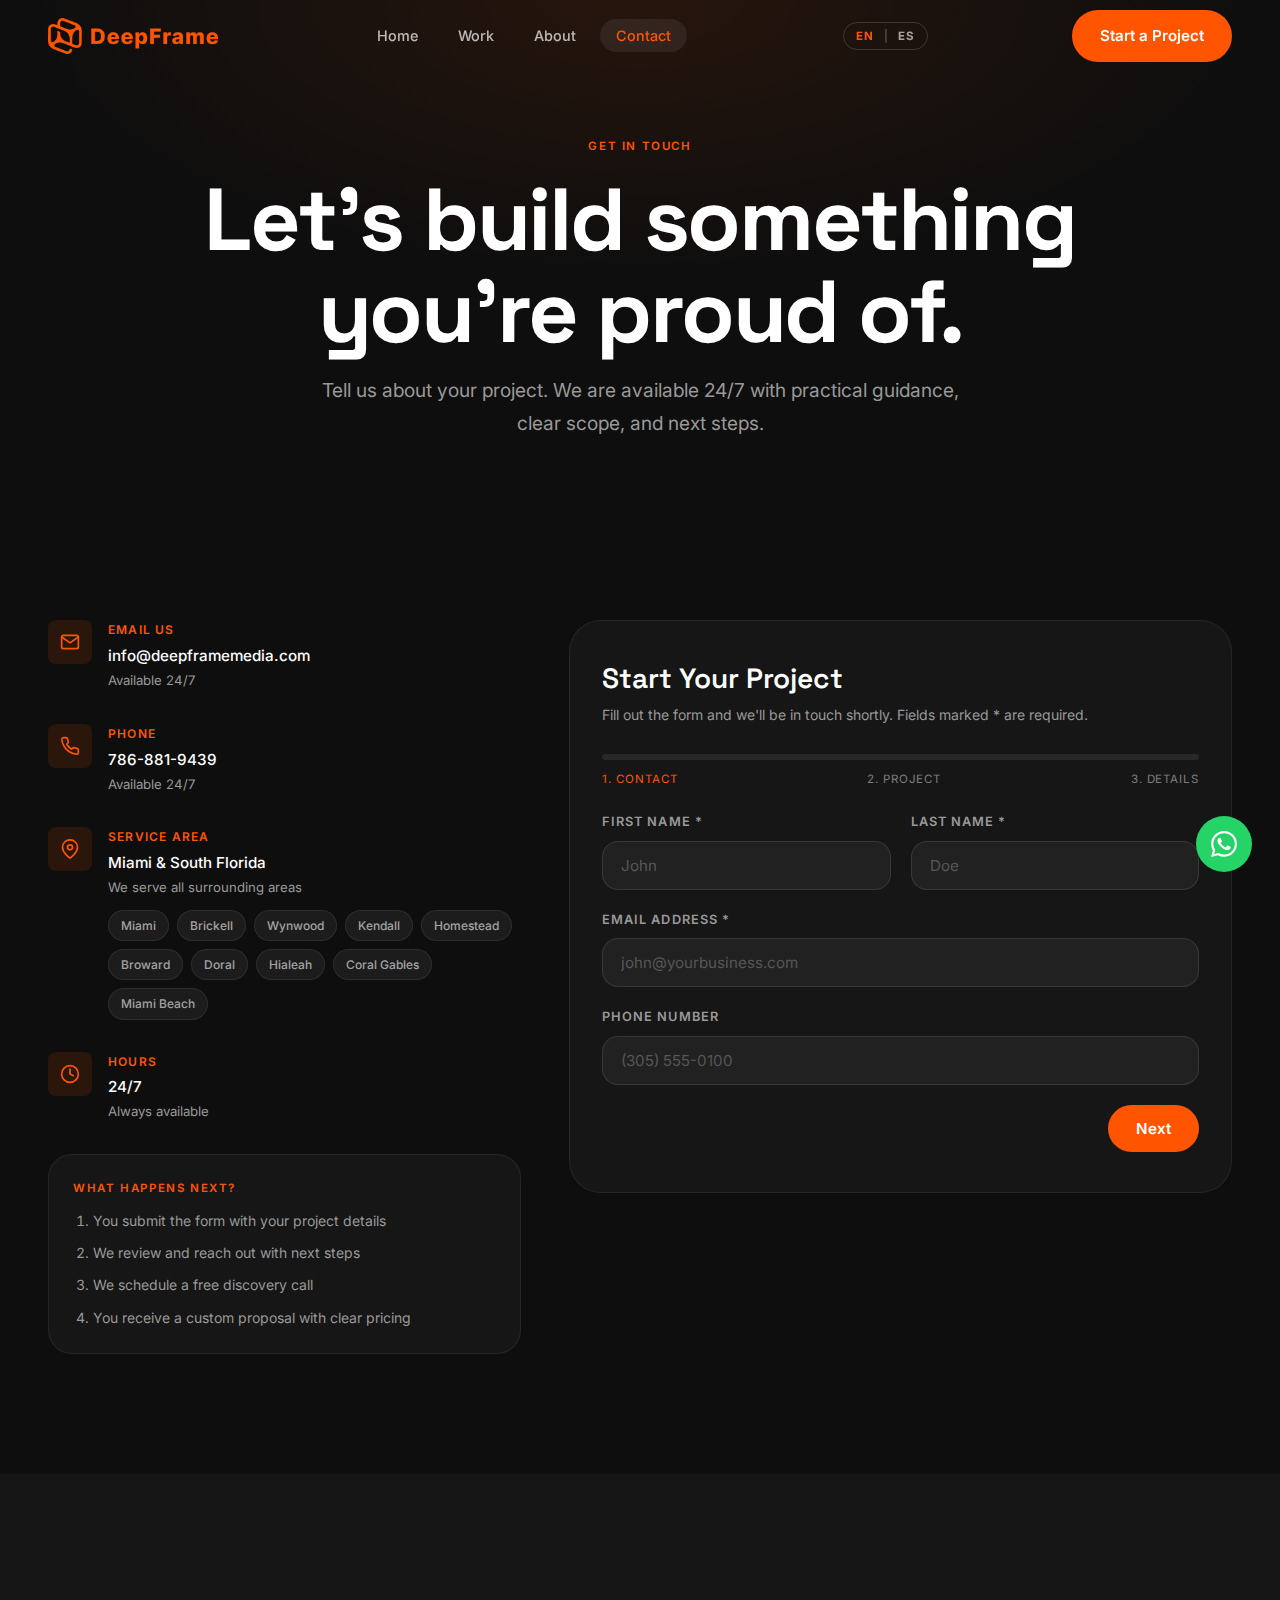
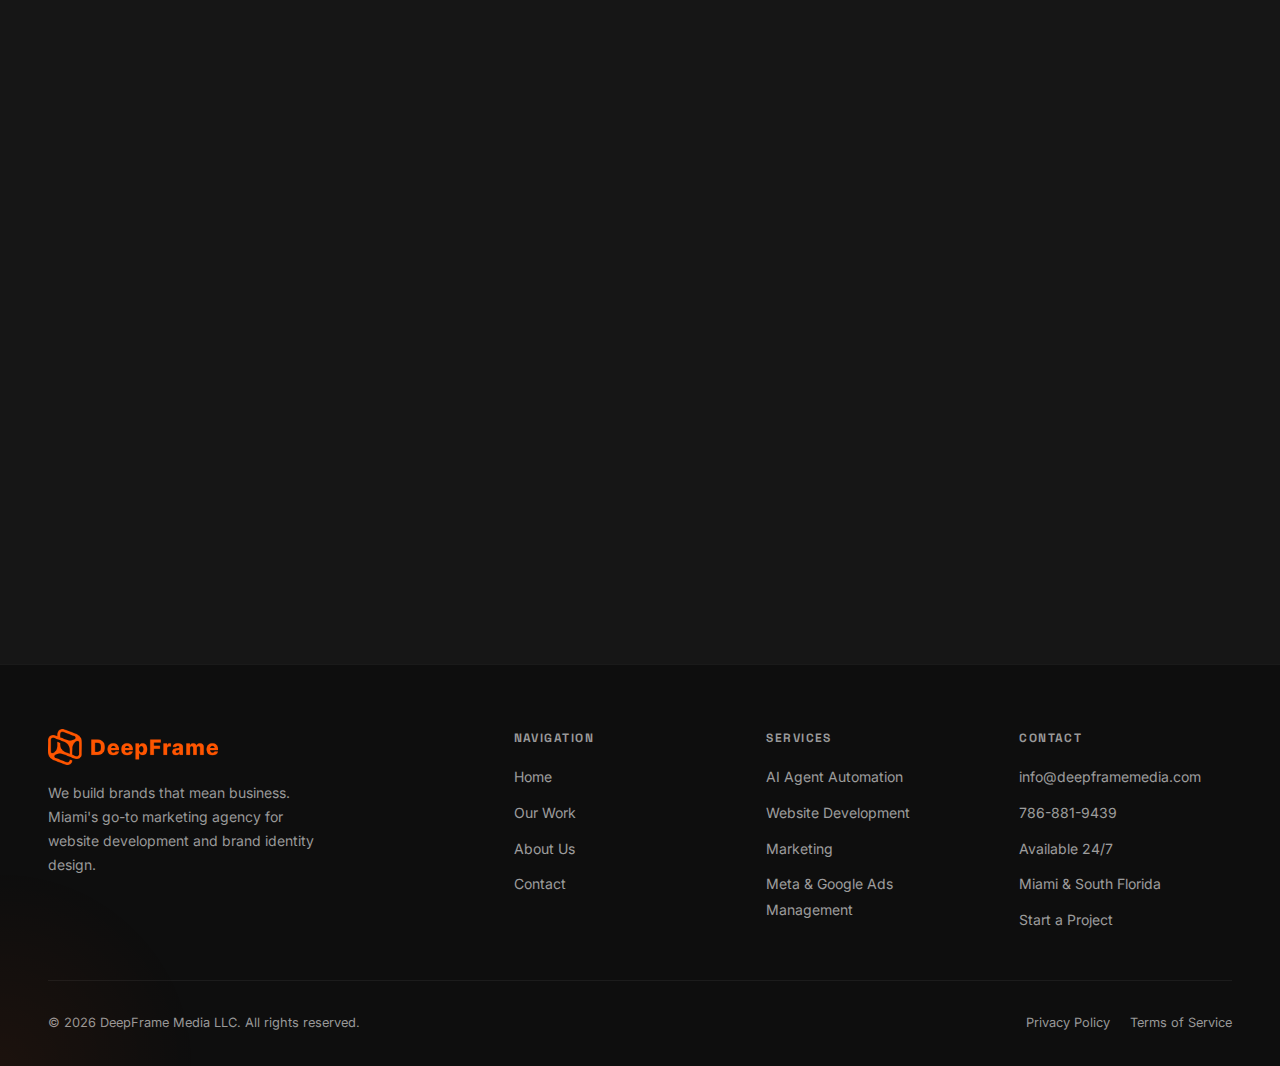
<file: contact.html>
<!DOCTYPE html>
<html lang="en">
<head>
  <meta charset="UTF-8" />
  <meta name="viewport" content="width=device-width, initial-scale=1.0" />

  <!-- SEO -->
  <title>Contact Us | DeepFrame Media — Miami Marketing Agency</title>
  <meta name="description" content="Get in touch with DeepFrame Media. We serve businesses across Miami, Broward, Kendall, Homestead, and all of South Florida. Request a free consultation today." />
  <meta name="keywords" content="contact DeepFrame Media, Miami marketing agency contact, web design quote Miami, brand identity quote South Florida" />
  <meta name="robots" content="index, follow" />
  <link rel="canonical" href="https://www.deepframemedia.com/contact.html" />

  <meta property="og:title" content="Contact DeepFrame Media | Start Your Project" />
  <meta property="og:description" content="Ready to build something great? Contact Miami's premier marketing agency for a free consultation." />
  <meta property="og:url" content="https://www.deepframemedia.com/contact.html" />
  <meta property="og:type" content="website" />

  <!-- Schema.org Contact Page -->
  <script type="application/ld+json">
  {
    "@context": "https://schema.org",
    "@type": "ContactPage",
    "name": "Contact DeepFrame Media",
    "url": "https://www.deepframemedia.com/contact.html",
    "mainEntity": {
      "@type": "MarketingAgency",
      "name": "DeepFrame Media",
      "email": "info@deepframemedia.com",
      "telephone": "+17868819439",
      "openingHours": "Mo-Su 00:00-23:59",
      "hasOfferCatalog": {
        "@type": "OfferCatalog",
        "name": "Services",
        "itemListElement": [
          { "@type": "Offer", "itemOffered": { "@type": "Service", "name": "AI Agent Automation" } },
          { "@type": "Offer", "itemOffered": { "@type": "Service", "name": "Website Development" } },
          { "@type": "Offer", "itemOffered": { "@type": "Service", "name": "Marketing" } },
          { "@type": "Offer", "itemOffered": { "@type": "Service", "name": "Meta & Google Ads Management" } }
        ]
      },
      "areaServed": ["Miami", "Broward", "Kendall", "Homestead", "Miami-Dade", "South Florida"],
      "address": {
        "@type": "PostalAddress",
        "addressLocality": "Miami",
        "addressRegion": "FL",
        "addressCountry": "US"
      }
    }
  }
  </script>

  <link rel="preconnect" href="https://fonts.googleapis.com" />
  <link rel="preconnect" href="https://fonts.gstatic.com" crossorigin />
  <link rel="stylesheet" href="https://fonts.googleapis.com/css2?family=Inter:wght@300;400;500;600;700;800;900&family=Space+Grotesk:wght@400;500;600;700&display=swap" />
  <link rel="icon" type="image/svg+xml" href="favicon.svg" />
  <link rel="stylesheet" href="styles.css" />

  <style>
    .service-area-tags {
      display: flex;
      flex-wrap: wrap;
      gap: 8px;
      margin-top: 12px;
    }
    .service-area-tag {
      font-size: 0.75rem;
      font-weight: 500;
      color: rgba(255,255,255,0.6);
      background: rgba(255,255,255,0.06);
      border: 1px solid rgba(255,255,255,0.08);
      padding: 5px 12px;
      border-radius: 100px;
    }
    .faq-item {
      border-bottom: 1px solid rgba(255,255,255,0.07);
      padding: 20px 0;
    }
    .faq-question {
      font-family: var(--font-display);
      font-size: 1rem;
      font-weight: 600;
      color: var(--white);
      cursor: pointer;
      display: flex;
      justify-content: space-between;
      align-items: center;
      gap: 16px;
    }
    .faq-icon {
      color: var(--orange);
      font-size: 1.2rem;
      flex-shrink: 0;
      transition: transform var(--transition);
    }
    .faq-answer {
      font-size: 0.9rem;
      color: var(--grey-light);
      line-height: 1.7;
      max-height: 0;
      overflow: hidden;
      transition: max-height 0.4s ease, padding 0.3s ease;
    }
    .faq-item.open .faq-answer {
      max-height: 200px;
      padding-top: 12px;
    }
    .faq-item.open .faq-icon {
      transform: rotate(45deg);
    }
  </style>
</head>
<body>

  <!-- NAV -->
  <header>
    <nav class="nav" aria-label="Main navigation">
      <div class="container nav-inner">
        <a href="index.html" class="nav-logo" aria-label="DeepFrame Media Home">
          <img src="assets/deepframe-logo.png" alt="DeepFrame" class="logo-mark logo-image" />
          <div class="logo-text">
            <span class="logo-name">DEEPFRAME</span>
            <span class="logo-sub">Media</span>
          </div>
        </a>
        <ul class="nav-links" role="list">
          <li><a href="index.html" class="nav-link" data-i18n="nav.home">Home</a></li>
          <li><a href="work.html" class="nav-link" data-i18n="nav.work">Work</a></li>
          <li><a href="about.html" class="nav-link" data-i18n="nav.about">About</a></li>
          <li><a href="contact.html" class="nav-link" data-i18n="nav.contact">Contact</a></li>
        </ul>
        <div class="lang-toggle" role="group" data-i18n-aria-label="lang.toggleLabel" aria-label="Language selector">
          <button type="button" class="lang-btn" data-lang-btn data-lang="en" aria-pressed="true" data-i18n="lang.en">EN</button>
          <span class="lang-sep" aria-hidden="true">|</span>
          <button type="button" class="lang-btn" data-lang-btn data-lang="es" aria-pressed="false" data-i18n="lang.es">ES</button>
        </div>
        <a href="contact.html" class="btn btn-primary nav-cta" data-i18n="nav.startProject">Start a Project</a>
        <button class="nav-hamburger" aria-label="Toggle menu" aria-expanded="false" aria-controls="mobileMenu">
          <span></span><span></span><span></span>
        </button>
      </div>
    </nav>
  </header>

  <nav class="nav-mobile" id="mobileMenu" aria-label="Mobile navigation">
    <a href="index.html" class="nav-mobile-link" data-i18n="nav.home">Home</a>
    <a href="work.html" class="nav-mobile-link" data-i18n="nav.work">Work</a>
    <a href="about.html" class="nav-mobile-link" data-i18n="nav.about">About</a>
    <a href="contact.html" class="nav-mobile-link" data-i18n="nav.contact">Contact</a>
    <a href="contact.html" class="btn btn-primary nav-mobile-cta" data-i18n="nav.startProject">Start a Project</a>
  </nav>

  <main>

    <!-- PAGE HERO -->
    <section class="page-hero" aria-labelledby="pageTitle">
      <div class="container">
        <span class="label fade-up" data-i18n="contact.heroLabel">Get In Touch</span>
        <h1 class="display-lg mt-16 fade-up stagger-1" id="pageTitle" data-i18n-html="contact.heroTitle">Let's build something<br />you're proud of.</h1>
        <p class="body-lg mt-16 max-w-2xl fade-up stagger-2" data-i18n="contact.heroDesc">Tell us about your project. We are available 24/7 with practical guidance, clear scope, and next steps.</p>
      </div>
    </section>

    <!-- CONTACT SECTION -->
    <section class="section" aria-labelledby="contactHeading">
      <div class="container">
        <h2 class="sr-only" id="contactHeading" data-i18n="contact.sectionHeading">Contact Form and Information</h2>
        <div class="contact-grid">

          <!-- Left: Info -->
          <div class="contact-info fade-up">
            <div class="contact-info-item">
              <div class="contact-info-icon" aria-hidden="true">
                <svg width="20" height="20" viewBox="0 0 24 24" fill="none" stroke="currentColor" stroke-width="2" stroke-linecap="round" stroke-linejoin="round">
                  <path d="M4 4h16c1.1 0 2 .9 2 2v12c0 1.1-.9 2-2 2H4c-1.1 0-2-.9-2-2V6c0-1.1.9-2 2-2z"/>
                  <polyline points="22,6 12,13 2,6"/>
                </svg>
              </div>
              <div>
                <div class="contact-info-label" data-i18n="contact.emailUs">Email Us</div>
                <a href="mailto:info@deepframemedia.com" class="contact-info-value" style="transition:var(--transition);">info@deepframemedia.com</a>
                <div class="contact-info-sub" data-i18n="contact.available247">Available 24/7</div>
              </div>
            </div>

            <div class="contact-info-item">
              <div class="contact-info-icon" aria-hidden="true">
                <svg width="20" height="20" viewBox="0 0 24 24" fill="none" stroke="currentColor" stroke-width="2" stroke-linecap="round" stroke-linejoin="round">
                  <path d="M22 16.92v3a2 2 0 0 1-2.18 2 19.86 19.86 0 0 1-8.63-3.07 19.5 19.5 0 0 1-6-6A19.86 19.86 0 0 1 2.12 4.18 2 2 0 0 1 4.11 2h3a2 2 0 0 1 2 1.72 12.84 12.84 0 0 0 .7 2.81 2 2 0 0 1-.45 2.11L8.09 9.91a16 16 0 0 0 6 6l1.27-1.27a2 2 0 0 1 2.11-.45 12.84 12.84 0 0 0 2.81.7A2 2 0 0 1 22 16.92z"/>
                </svg>
              </div>
              <div>
                <div class="contact-info-label" data-i18n="contact.phone">Phone</div>
                <a href="tel:+17868819439" class="contact-info-value">786-881-9439</a>
                <div class="contact-info-sub" data-i18n="contact.available247">Available 24/7</div>
              </div>
            </div>

            <div class="contact-info-item">
              <div class="contact-info-icon" aria-hidden="true">
                <svg width="20" height="20" viewBox="0 0 24 24" fill="none" stroke="currentColor" stroke-width="2" stroke-linecap="round" stroke-linejoin="round">
                  <path d="M21 10c0 7-9 13-9 13s-9-6-9-13a9 9 0 0 1 18 0z"/>
                  <circle cx="12" cy="10" r="3"/>
                </svg>
              </div>
              <div>
                <div class="contact-info-label" data-i18n="contact.serviceArea">Service Area</div>
                <div class="contact-info-value" data-i18n="footer.location">Miami &amp; South Florida</div>
                <div class="contact-info-sub" data-i18n="contact.serviceAreaSub">We serve all surrounding areas</div>
                <div class="service-area-tags" aria-label="Service areas">
                  <span class="service-area-tag">Miami</span>
                  <span class="service-area-tag">Brickell</span>
                  <span class="service-area-tag">Wynwood</span>
                  <span class="service-area-tag">Kendall</span>
                  <span class="service-area-tag">Homestead</span>
                  <span class="service-area-tag">Broward</span>
                  <span class="service-area-tag">Doral</span>
                  <span class="service-area-tag">Hialeah</span>
                  <span class="service-area-tag">Coral Gables</span>
                  <span class="service-area-tag">Miami Beach</span>
                </div>
              </div>
            </div>

            <div class="contact-info-item">
              <div class="contact-info-icon" aria-hidden="true">
                <svg width="20" height="20" viewBox="0 0 24 24" fill="none" stroke="currentColor" stroke-width="2" stroke-linecap="round" stroke-linejoin="round">
                  <circle cx="12" cy="12" r="10"/>
                  <polyline points="12 6 12 12 16 14"/>
                </svg>
              </div>
              <div>
                <div class="contact-info-label" data-i18n="contact.hours">Hours</div>
                <div class="contact-info-value" data-i18n="contact.hoursValue">24/7</div>
                <div class="contact-info-sub" data-i18n="contact.hoursSub">Always available</div>
              </div>
            </div>

            <!-- What to expect -->
            <div style="background:var(--dark-2); border:1px solid rgba(255,255,255,0.07); border-radius:var(--radius-lg); padding:24px;">
              <div class="label" style="margin-bottom:12px;" data-i18n="contact.whatNext">What happens next?</div>
              <ol style="display:flex; flex-direction:column; gap:10px; padding-left:20px; list-style:decimal;">
                <li style="font-size:0.875rem; color:var(--grey-light);" data-i18n="contact.nextStep1">You submit the form with your project details</li>
                <li style="font-size:0.875rem; color:var(--grey-light);" data-i18n="contact.nextStep2">We review and reach out with next steps</li>
                <li style="font-size:0.875rem; color:var(--grey-light);" data-i18n="contact.nextStep3">We schedule a free discovery call</li>
                <li style="font-size:0.875rem; color:var(--grey-light);" data-i18n="contact.nextStep4">You receive a custom proposal with clear pricing</li>
              </ol>
            </div>
          </div>

          <!-- Right: Form -->
          <div class="fade-up stagger-2">
            <div class="contact-form">
              <h2 class="heading-md" style="margin-bottom:8px;" data-i18n="contact.formTitle">Start Your Project</h2>
              <p style="font-size:0.875rem; color:var(--grey-light); margin-bottom:28px;" data-i18n="contact.formSub">Fill out the form and we'll be in touch shortly. Fields marked * are required.</p>

              <form id="contactForm" name="contact" method="POST" action="/thanks.html" data-netlify="true" netlify-honeypot="bot-field" novalidate aria-label="Contact form">
                <input type="hidden" name="form-name" value="contact" />
                <p hidden>
                  <label>Don't fill this out: <input name="bot-field" /></label>
                </p>
                <div class="contact-form-progress" aria-label="Form progress">
                  <div class="contact-form-progress-track"><div class="contact-form-progress-fill" id="contactProgressFill"></div></div>
                  <div class="contact-form-step-labels">
                    <span class="contact-form-step-label is-active" data-step-label="0" data-i18n="contact.step1">1. Contact</span>
                    <span class="contact-form-step-label" data-step-label="1" data-i18n="contact.step2">2. Project</span>
                    <span class="contact-form-step-label" data-step-label="2" data-i18n="contact.step3">3. Details</span>
                  </div>
                </div>

                <div class="contact-form-step is-active" data-form-step="0">
                  <div class="form-row">
                    <div class="form-group">
                      <label for="firstName" class="form-label" data-i18n="contact.firstName">First Name *</label>
                      <input type="text" id="firstName" name="firstName" class="form-input" placeholder="John" data-i18n-placeholder="contact.placeholderFirstName" required autocomplete="given-name" />
                    </div>
                    <div class="form-group">
                      <label for="lastName" class="form-label" data-i18n="contact.lastName">Last Name *</label>
                      <input type="text" id="lastName" name="lastName" class="form-input" placeholder="Doe" data-i18n-placeholder="contact.placeholderLastName" required autocomplete="family-name" />
                    </div>
                  </div>

                  <div class="form-group">
                    <label for="email" class="form-label" data-i18n="contact.email">Email Address *</label>
                    <input type="email" id="email" name="email" class="form-input" placeholder="john@yourbusiness.com" data-i18n-placeholder="contact.placeholderEmail" required autocomplete="email" />
                  </div>

                  <div class="form-group">
                    <label for="phone" class="form-label" data-i18n="contact.phoneLabel">Phone Number</label>
                    <input type="tel" id="phone" name="phone" class="form-input" placeholder="(305) 555-0100" data-i18n-placeholder="contact.placeholderPhone" autocomplete="tel" />
                  </div>

                  <div class="contact-form-actions">
                    <button type="button" class="btn btn-primary form-next" data-next-step="1" data-i18n="contact.next">Next</button>
                  </div>
                </div>

                <div class="contact-form-step" data-form-step="1">
                  <div class="form-group">
                    <label for="business" class="form-label" data-i18n="contact.business">Business Name *</label>
                    <input type="text" id="business" name="business" class="form-input" placeholder="Your Business Name" data-i18n-placeholder="contact.placeholderBusiness" required autocomplete="organization" />
                  </div>

                  <div class="form-group">
                    <label for="service" class="form-label" data-i18n="contact.service">Service Interested In *</label>
                    <select id="service" name="service" class="form-select" required aria-required="true">
                      <option value="" disabled selected data-i18n="contact.placeholderService">Select a service...</option>
                      <option value="ai-agent-automation" data-i18n="contact.serviceAi">AI Agent Automation</option>
                      <option value="website-development" data-i18n="contact.serviceWeb">Website Development</option>
                      <option value="marketing" data-i18n="contact.serviceMarketing">Marketing</option>
                      <option value="meta-google-ads-management" data-i18n="contact.serviceAds">Meta &amp; Google Ads Management</option>
                      <option value="other" data-i18n="contact.serviceOther">Other / Not Sure Yet</option>
                    </select>
                  </div>

                  <div class="form-group">
                    <label for="budget" class="form-label" data-i18n="contact.budget">Estimated Budget</label>
                    <select id="budget" name="budget" class="form-select">
                      <option value="" disabled selected data-i18n="contact.placeholderBudget">Select a range...</option>
                      <option value="under1k" data-i18n="contact.budgetUnder1k">Under $1,000</option>
                      <option value="1k-3k" data-i18n="contact.budget1k3k">$1,000 - $3,000</option>
                      <option value="3k-7k" data-i18n="contact.budget3k7k">$3,000 - $7,000</option>
                      <option value="7k-15k" data-i18n="contact.budget7k15k">$7,000 - $15,000</option>
                      <option value="15k+" data-i18n="contact.budget15kPlus">$15,000+</option>
                    </select>
                  </div>

                  <div class="contact-form-actions contact-form-actions-between">
                    <button type="button" class="btn btn-outline form-back" data-prev-step="0" data-i18n="contact.back">Back</button>
                    <button type="button" class="btn btn-primary form-next" data-next-step="2" data-i18n="contact.next">Next</button>
                  </div>
                </div>

                <div class="contact-form-step" data-form-step="2">
                  <div class="form-group">
                    <label for="message" class="form-label" data-i18n="contact.message">Tell Us About Your Project *</label>
                    <textarea id="message" name="message" class="form-textarea" placeholder="Describe your business, what you need, your timeline, or anything that helps us understand your project..." data-i18n-placeholder="contact.placeholderMessage" required aria-required="true"></textarea>
                  </div>

                  <div class="contact-form-actions contact-form-actions-between">
                    <button type="button" class="btn btn-outline form-back" data-prev-step="1" data-i18n="contact.back">Back</button>
                    <button type="submit" class="btn btn-primary form-submit" data-i18n="contact.send">Send Message</button>
                  </div>
                </div>
              </form>

              <!-- Success Message -->
              <div class="form-success" id="formSuccess" role="alert" aria-live="polite">
                <div class="form-success-icon" aria-hidden="true">✓</div>
                <h3 style="font-family:var(--font-display); font-size:1.3rem; margin-bottom:8px;" data-i18n="contact.successTitle">Message Sent!</h3>
                <p style="color:var(--grey-light); font-size:0.9rem;" data-i18n="contact.successBody">Thanks for reaching out. We will review your details and follow up with next steps as soon as possible.</p>
              </div>
            </div>
          </div>

        </div>
      </div>
    </section>

    <!-- FAQ -->
    <section class="section bg-dark-2" aria-labelledby="faqHeading">
      <div class="container">
        <div class="section-header text-center fade-up">
          <span class="label" data-i18n="contact.faqLabel">Common Questions</span>
          <h2 class="display-md mt-16" id="faqHeading" data-i18n="contact.faqTitle">Frequently asked</h2>
        </div>

        <div style="max-width: 720px; margin: 0 auto;" role="list">

          <div class="faq-item fade-up stagger-1" role="listitem">
            <button class="faq-question" aria-expanded="false">
              <span data-i18n="contact.faqQ1">How much does a website cost?</span>
              <span class="faq-icon" aria-hidden="true">+</span>
            </button>
            <div class="faq-answer" data-i18n="contact.faqA1">Our website projects start at around $1,500 for simple landing pages and range up to $10,000+ for full custom builds with advanced features. We'll give you a clear, fixed quote after our discovery call — no surprises.</div>
          </div>

          <div class="faq-item fade-up stagger-2" role="listitem">
            <button class="faq-question" aria-expanded="false">
              <span data-i18n="contact.faqQ2">How long does a project take?</span>
              <span class="faq-icon" aria-hidden="true">+</span>
            </button>
            <div class="faq-answer" data-i18n="contact.faqA2">Most websites are delivered in 2–4 weeks. Brand identity projects typically take 1–3 weeks. Larger projects are broken into clear milestones so you always know what's happening and when.</div>
          </div>

          <div class="faq-item fade-up stagger-3" role="listitem">
            <button class="faq-question" aria-expanded="false">
              <span data-i18n="contact.faqQ3">Do you only work with Miami businesses?</span>
              <span class="faq-icon" aria-hidden="true">+</span>
            </button>
            <div class="faq-answer" data-i18n="contact.faqA3">We specialize in Miami, Broward, Kendall, Homestead, and all surrounding South Florida areas. We also work with businesses outside Florida — everything is handled remotely, so location is never a barrier.</div>
          </div>

          <div class="faq-item fade-up stagger-1" role="listitem">
            <button class="faq-question" aria-expanded="false">
              <span data-i18n="contact.faqQ4">What do I need to get started?</span>
              <span class="faq-icon" aria-hidden="true">+</span>
            </button>
            <div class="faq-answer" data-i18n="contact.faqA4">Just submit the form above! We'll get on a call to discuss your goals, timeline, and budget. From there, we'll prepare a proposal. You don't need anything prepared for the first call.</div>
          </div>

          <div class="faq-item fade-up stagger-2" role="listitem">
            <button class="faq-question" aria-expanded="false">
              <span data-i18n="contact.faqQ5">Will my website work on mobile?</span>
              <span class="faq-icon" aria-hidden="true">+</span>
            </button>
            <div class="faq-answer" data-i18n="contact.faqA5">Absolutely — mobile-first is our design philosophy. We know that most of your South Florida customers will visit your site on their phones, so every website we build is optimized for the best possible mobile experience.</div>
          </div>

          <div class="faq-item fade-up stagger-3" role="listitem">
            <button class="faq-question" aria-expanded="false">
              <span data-i18n="contact.faqQ6">Do you offer ongoing support after launch?</span>
              <span class="faq-icon" aria-hidden="true">+</span>
            </button>
            <div class="faq-answer" data-i18n="contact.faqA6">Yes. We offer maintenance plans, SEO monitoring, content updates, and ongoing design work. We're a long-term partner, not a one-and-done shop.</div>
          </div>

        </div>
      </div>
    </section>

  </main>

  <!-- FOOTER -->
  <footer class="footer">
    <div class="container">
      <div class="footer-grid">
        <div class="footer-brand">
          <a href="index.html" class="nav-logo" aria-label="DeepFrame Media">
            <img src="assets/deepframe-logo.png" alt="DeepFrame" class="logo-mark logo-image" />
            <div class="logo-text">
              <span class="logo-name">DEEPFRAME</span>
              <span class="logo-sub">Media</span>
            </div>
          </a>
          <p data-i18n="footer.brandDesc">We build brands that mean business. Miami's go-to marketing agency for website development and brand identity design.</p>
        </div>
        <div>
          <h3 class="footer-heading" data-i18n="footer.navigation">Navigation</h3>
          <ul class="footer-links" role="list">
            <li><a href="index.html" class="footer-link" data-i18n="nav.home">Home</a></li>
            <li><a href="work.html" class="footer-link" data-i18n="footer.ourWork">Our Work</a></li>
            <li><a href="about.html" class="footer-link" data-i18n="footer.aboutUs">About Us</a></li>
            <li><a href="contact.html" class="footer-link" data-i18n="nav.contact">Contact</a></li>
          </ul>
        </div>
        <div>
          <h3 class="footer-heading" data-i18n="footer.services">Services</h3>
          <ul class="footer-links" role="list">
            <li><a href="contact.html" class="footer-link" data-i18n="footer.serviceAi">AI Agent Automation</a></li>
            <li><a href="work.html?filter=website" class="footer-link" data-i18n="footer.serviceWeb">Website Development</a></li>
            <li><a href="contact.html" class="footer-link" data-i18n="footer.serviceMarketing">Marketing</a></li>
            <li><a href="contact.html" class="footer-link" data-i18n="footer.serviceAds">Meta &amp; Google Ads Management</a></li>
          </ul>
        </div>
        <div>
          <h3 class="footer-heading" data-i18n="footer.contact">Contact</h3>
          <ul class="footer-links" role="list">
            <li><a href="mailto:info@deepframemedia.com" class="footer-link">info@deepframemedia.com</a></li>
            <li><a href="tel:+17868819439" class="footer-link">786-881-9439</a></li>
            <li><span class="footer-link" data-i18n="footer.available">Available 24/7</span></li>
            <li><span class="footer-link" data-i18n="footer.location">Miami &amp; South Florida</span></li>
            <li><a href="contact.html" class="footer-link" data-i18n="footer.startProject">Start a Project</a></li>
          </ul>
        </div>
      </div>
      <div class="footer-bottom">
        <p class="footer-copy" data-i18n-html="footer.copyHtml">© <span id="currentYear">2025</span> DeepFrame Media LLC. All rights reserved.</p>
        <div class="footer-bottom-links">
          <a href="privacy.html" class="footer-bottom-link" data-i18n="footer.privacy">Privacy Policy</a>
          <a href="terms.html" class="footer-bottom-link" data-i18n="footer.terms">Terms of Service</a>
        </div>
      </div>
    </div>
  </footer>

  <!-- Netlify form stub for deploy-time detection -->
  <form name="contact" method="POST" data-netlify="true" netlify-honeypot="bot-field" hidden>
    <input type="hidden" name="form-name" value="contact" />
    <input name="bot-field" />
    <input type="text" name="firstName" />
    <input type="text" name="lastName" />
    <input type="email" name="email" />
    <input type="tel" name="phone" />
    <input type="text" name="business" />
    <select name="service"></select>
    <select name="budget"></select>
    <textarea name="message"></textarea>
  </form>

  <script src="i18n.js" defer></script>
  <script src="https://cdn.jsdelivr.net/npm/gsap@3.12.5/dist/gsap.min.js" defer></script>
  <script src="main.js" defer></script>
  <script>
    // FAQ accordion
    document.querySelectorAll('.faq-question').forEach(btn => {
      btn.addEventListener('click', () => {
        const item = btn.closest('.faq-item');
        const isOpen = item.classList.contains('open');
        // Close all
        document.querySelectorAll('.faq-item').forEach(i => {
          i.classList.remove('open');
          i.querySelector('.faq-question').setAttribute('aria-expanded', 'false');
        });
        // Open clicked if was closed
        if (!isOpen) {
          item.classList.add('open');
          btn.setAttribute('aria-expanded', 'true');
        }
      });
    });
  </script>
  <!-- WhatsApp Float Button -->
  <div class="wa-fab-wrap">
    <a class="wa-fab" href="https://wa.me/14155238886" target="_blank" rel="noopener noreferrer" aria-label="Chat on WhatsApp">
      <svg viewBox="0 0 24 24" fill="white" width="26" height="26" aria-hidden="true">
        <path d="M17.472 14.382c-.297-.149-1.758-.867-2.03-.967-.273-.099-.471-.148-.67.15-.197.297-.767.966-.94 1.164-.173.199-.347.223-.644.075-.297-.15-1.255-.463-2.39-1.475-.883-.788-1.48-1.761-1.653-2.059-.173-.297-.018-.458.13-.606.134-.133.298-.347.446-.52.149-.174.198-.298.298-.497.099-.198.05-.371-.025-.52-.075-.149-.669-1.612-.916-2.207-.242-.579-.487-.5-.669-.51-.173-.008-.371-.01-.57-.01-.198 0-.52.074-.792.372-.272.297-1.04 1.016-1.04 2.479 0 1.462 1.065 2.875 1.213 3.074.149.198 2.096 3.2 5.077 4.487.709.306 1.262.489 1.694.625.712.227 1.36.195 1.871.118.571-.085 1.758-.719 2.006-1.413.248-.694.248-1.289.173-1.413-.074-.124-.272-.198-.57-.347m-5.421 7.403h-.004a9.87 9.87 0 01-5.031-1.378l-.361-.214-3.741.982.998-3.648-.235-.374a9.86 9.86 0 01-1.51-5.26c.001-5.45 4.436-9.884 9.888-9.884 2.64 0 5.122 1.03 6.988 2.898a9.825 9.825 0 012.893 6.994c-.003 5.45-4.437 9.884-9.885 9.884m8.413-18.297A11.815 11.815 0 0012.05 0C5.495 0 .16 5.335.157 11.892c0 2.096.547 4.142 1.588 5.945L.057 24l6.305-1.654a11.882 11.882 0 005.683 1.448h.005c6.554 0 11.89-5.335 11.893-11.893a11.821 11.821 0 00-3.48-8.413Z"/>
      </svg>
    </a>
  </div>
  <script src="https://ai-messaging-service-production.up.railway.app/widget/snippet" defer></script>
</body>
</html>
</file>
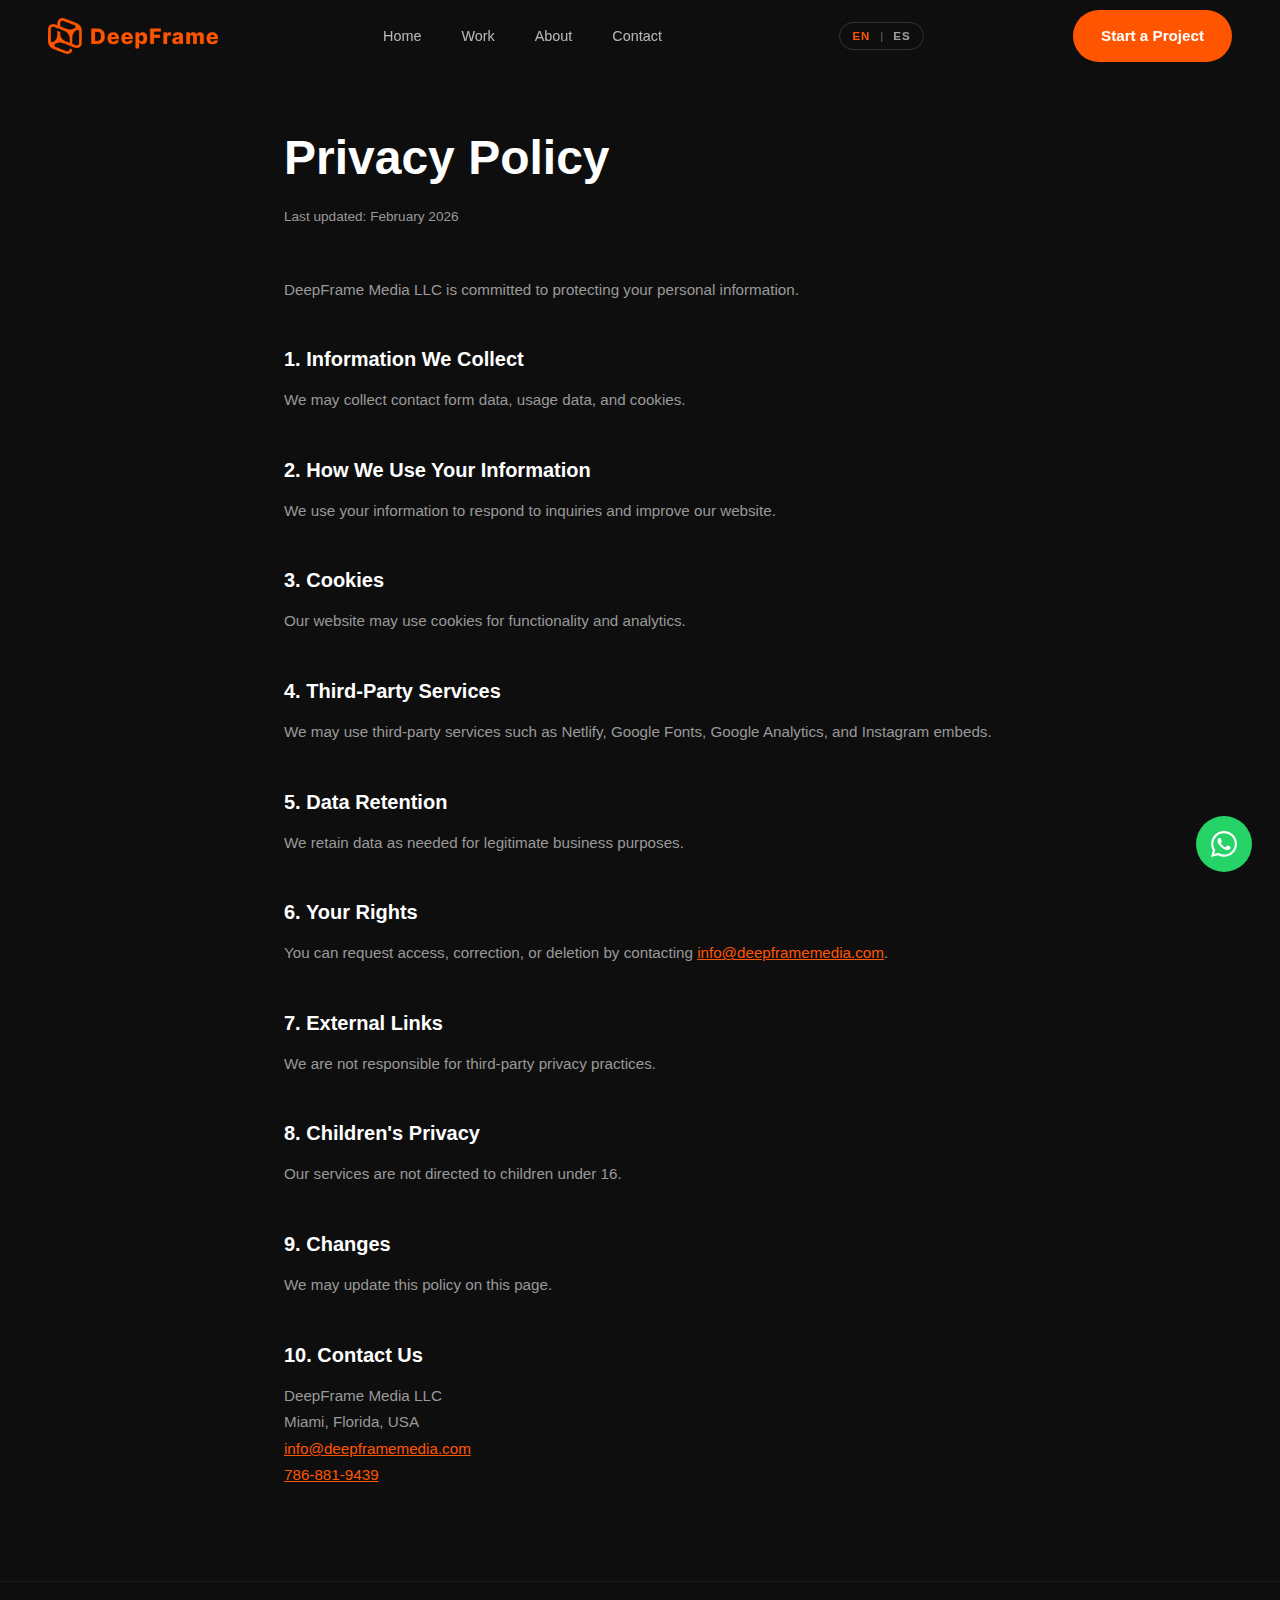
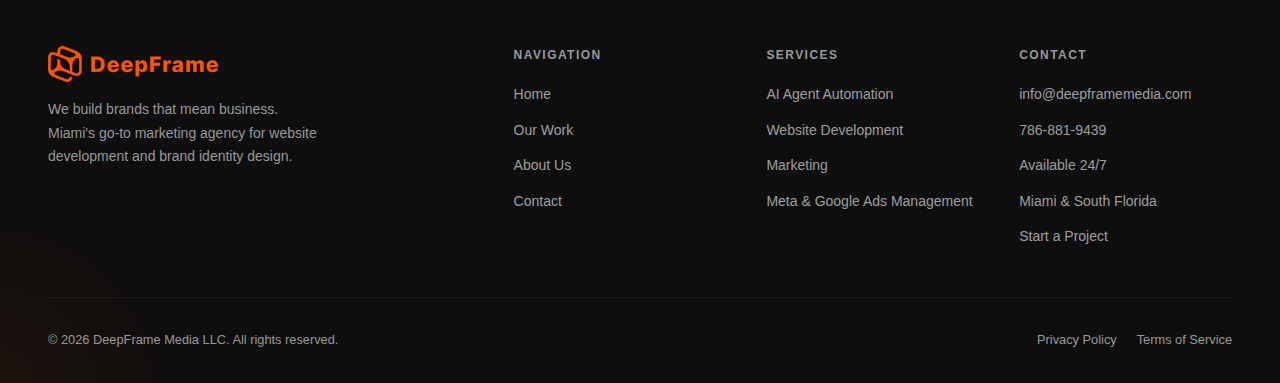
<file: privacy.html>
<!DOCTYPE html>
<html lang="en">
<head>
  <meta charset="UTF-8" />
  <meta name="viewport" content="width=device-width, initial-scale=1.0" />
  <title>Privacy Policy | DeepFrame Media</title>
  <meta name="description" content="Privacy Policy for DeepFrame Media — Miami Marketing Agency." />
  <meta name="robots" content="noindex, follow" />
  <link rel="canonical" href="https://www.deepframemedia.com/privacy.html" />
  <link rel="preconnect" href="https://fonts.googleapis.com" />
  <link rel="preconnect" href="https://fonts.gstatic.com" crossorigin />
  <link rel="icon" type="image/svg+xml" href="favicon.svg" />
  <link rel="stylesheet" href="styles.css" />
</head>
<body>

  <!-- NAV -->
  <header>
    <nav class="nav" aria-label="Main navigation">
      <div class="container nav-inner">
        <a href="index.html" class="nav-logo" aria-label="DeepFrame Media Home">
          <img src="assets/deepframe-logo.png" alt="DeepFrame Media" class="logo-mark logo-image" />
          <div class="logo-text">
            <span class="logo-name">DEEPFRAME</span>
            <span class="logo-sub">Media</span>
          </div>
        </a>
        <ul class="nav-links" role="list">
          <li><a href="index.html" class="nav-link" data-i18n="nav.home">Home</a></li>
          <li><a href="work.html" class="nav-link" data-i18n="nav.work">Work</a></li>
          <li><a href="about.html" class="nav-link" data-i18n="nav.about">About</a></li>
          <li><a href="contact.html" class="nav-link" data-i18n="nav.contact">Contact</a></li>
        </ul>
        <div class="lang-toggle" role="group" data-i18n-aria-label="lang.toggleLabel" aria-label="Language selector">
          <button type="button" class="lang-btn" data-lang-btn data-lang="en" aria-pressed="true" data-i18n="lang.en">EN</button>
          <span class="lang-sep" aria-hidden="true">|</span>
          <button type="button" class="lang-btn" data-lang-btn data-lang="es" aria-pressed="false" data-i18n="lang.es">ES</button>
        </div>
        <a href="contact.html" class="btn btn-primary nav-cta" data-i18n="nav.startProject">Start a Project</a>
        <button class="nav-hamburger" aria-label="Toggle menu" aria-expanded="false" aria-controls="mobileMenu">
          <span></span><span></span><span></span>
        </button>
      </div>
    </nav>
  </header>

  <nav class="nav-mobile" id="mobileMenu" aria-label="Mobile navigation">
    <a href="index.html" class="nav-mobile-link" data-i18n="nav.home">Home</a>
    <a href="work.html" class="nav-mobile-link" data-i18n="nav.work">Work</a>
    <a href="about.html" class="nav-mobile-link" data-i18n="nav.about">About</a>
    <a href="contact.html" class="nav-mobile-link" data-i18n="nav.contact">Contact</a>
    <a href="contact.html" class="btn btn-primary nav-mobile-cta" data-i18n="nav.startProject">Start a Project</a>
  </nav>

  <main>
    <div class="legal-content" style="padding-top: calc(var(--nav-height) + 48px);" data-i18n-html="legal.privacyBody"></div>
  </main>

  <!-- FOOTER -->
  <footer class="footer">
    <div class="container">
      <div class="footer-grid">
        <div class="footer-brand">
          <a href="index.html" class="nav-logo" aria-label="DeepFrame Media">
            <img src="assets/deepframe-logo.png" alt="DeepFrame" class="logo-mark logo-image" />
            <div class="logo-text">
              <span class="logo-name">DEEPFRAME</span>
              <span class="logo-sub">Media</span>
            </div>
          </a>
          <p data-i18n="footer.brandDesc">We build brands that mean business. Miami's go-to marketing agency for website development and brand identity design.</p>
        </div>
        <div>
          <h3 class="footer-heading" data-i18n="footer.navigation">Navigation</h3>
          <ul class="footer-links" role="list">
            <li><a href="index.html" class="footer-link" data-i18n="nav.home">Home</a></li>
            <li><a href="work.html" class="footer-link" data-i18n="footer.ourWork">Our Work</a></li>
            <li><a href="about.html" class="footer-link" data-i18n="footer.aboutUs">About Us</a></li>
            <li><a href="contact.html" class="footer-link" data-i18n="nav.contact">Contact</a></li>
          </ul>
        </div>
        <div>
          <h3 class="footer-heading" data-i18n="footer.services">Services</h3>
          <ul class="footer-links" role="list">
            <li><a href="contact.html" class="footer-link" data-i18n="footer.serviceAi">AI Agent Automation</a></li>
            <li><a href="work.html?filter=website" class="footer-link" data-i18n="footer.serviceWeb">Website Development</a></li>
            <li><a href="contact.html" class="footer-link" data-i18n="footer.serviceMarketing">Marketing</a></li>
            <li><a href="contact.html" class="footer-link" data-i18n="footer.serviceAds">Meta &amp; Google Ads Management</a></li>
          </ul>
        </div>
        <div>
          <h3 class="footer-heading" data-i18n="footer.contact">Contact</h3>
          <ul class="footer-links" role="list">
            <li><a href="mailto:info@deepframemedia.com" class="footer-link">info@deepframemedia.com</a></li>
            <li><a href="tel:+17868819439" class="footer-link">786-881-9439</a></li>
            <li><span class="footer-link" data-i18n="footer.available">Available 24/7</span></li>
            <li><span class="footer-link" data-i18n="footer.location">Miami &amp; South Florida</span></li>
            <li><a href="contact.html" class="footer-link" data-i18n="footer.startProject">Start a Project</a></li>
          </ul>
        </div>
      </div>
      <div class="footer-bottom">
        <p class="footer-copy" data-i18n-html="footer.copyHtml">© <span id="currentYear">2025</span> DeepFrame Media LLC. All rights reserved.</p>
        <div class="footer-bottom-links">
          <a href="privacy.html" class="footer-bottom-link" data-i18n="footer.privacy">Privacy Policy</a>
          <a href="terms.html" class="footer-bottom-link" data-i18n="footer.terms">Terms of Service</a>
        </div>
      </div>
    </div>
  </footer>

  <script src="i18n.js"></script>
  <script src="main.js"></script>
  <!-- WhatsApp Float Button -->
  <div class="wa-fab-wrap">
    <a class="wa-fab" href="https://wa.me/14155238886" target="_blank" rel="noopener noreferrer" aria-label="Chat on WhatsApp">
      <svg viewBox="0 0 24 24" fill="white" width="26" height="26" aria-hidden="true">
        <path d="M17.472 14.382c-.297-.149-1.758-.867-2.03-.967-.273-.099-.471-.148-.67.15-.197.297-.767.966-.94 1.164-.173.199-.347.223-.644.075-.297-.15-1.255-.463-2.39-1.475-.883-.788-1.48-1.761-1.653-2.059-.173-.297-.018-.458.13-.606.134-.133.298-.347.446-.52.149-.174.198-.298.298-.497.099-.198.05-.371-.025-.52-.075-.149-.669-1.612-.916-2.207-.242-.579-.487-.5-.669-.51-.173-.008-.371-.01-.57-.01-.198 0-.52.074-.792.372-.272.297-1.04 1.016-1.04 2.479 0 1.462 1.065 2.875 1.213 3.074.149.198 2.096 3.2 5.077 4.487.709.306 1.262.489 1.694.625.712.227 1.36.195 1.871.118.571-.085 1.758-.719 2.006-1.413.248-.694.248-1.289.173-1.413-.074-.124-.272-.198-.57-.347m-5.421 7.403h-.004a9.87 9.87 0 01-5.031-1.378l-.361-.214-3.741.982.998-3.648-.235-.374a9.86 9.86 0 01-1.51-5.26c.001-5.45 4.436-9.884 9.888-9.884 2.64 0 5.122 1.03 6.988 2.898a9.825 9.825 0 012.893 6.994c-.003 5.45-4.437 9.884-9.885 9.884m8.413-18.297A11.815 11.815 0 0012.05 0C5.495 0 .16 5.335.157 11.892c0 2.096.547 4.142 1.588 5.945L.057 24l6.305-1.654a11.882 11.882 0 005.683 1.448h.005c6.554 0 11.89-5.335 11.893-11.893a11.821 11.821 0 00-3.48-8.413Z"/>
      </svg>
    </a>
  </div>
  <script src="https://ai-messaging-service-production.up.railway.app/widget/snippet"></script>
</body>
</html>
</file>
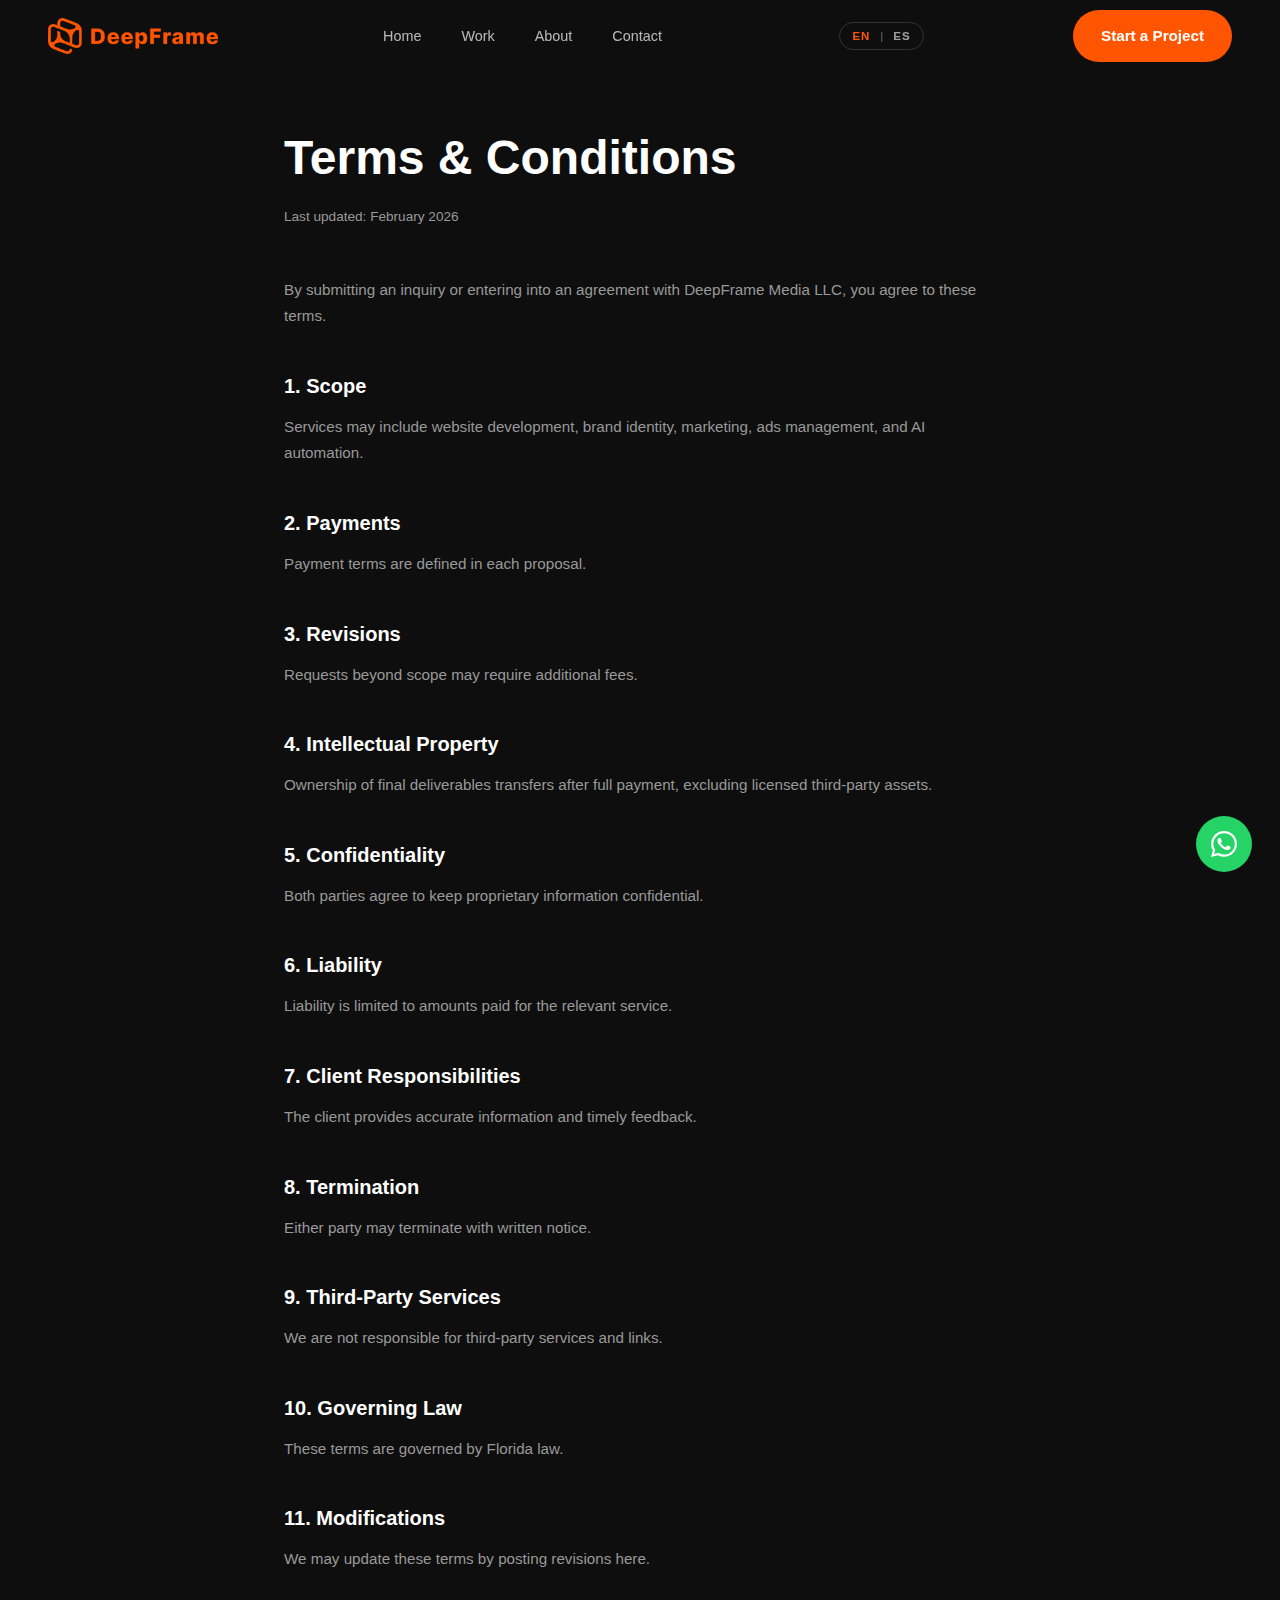
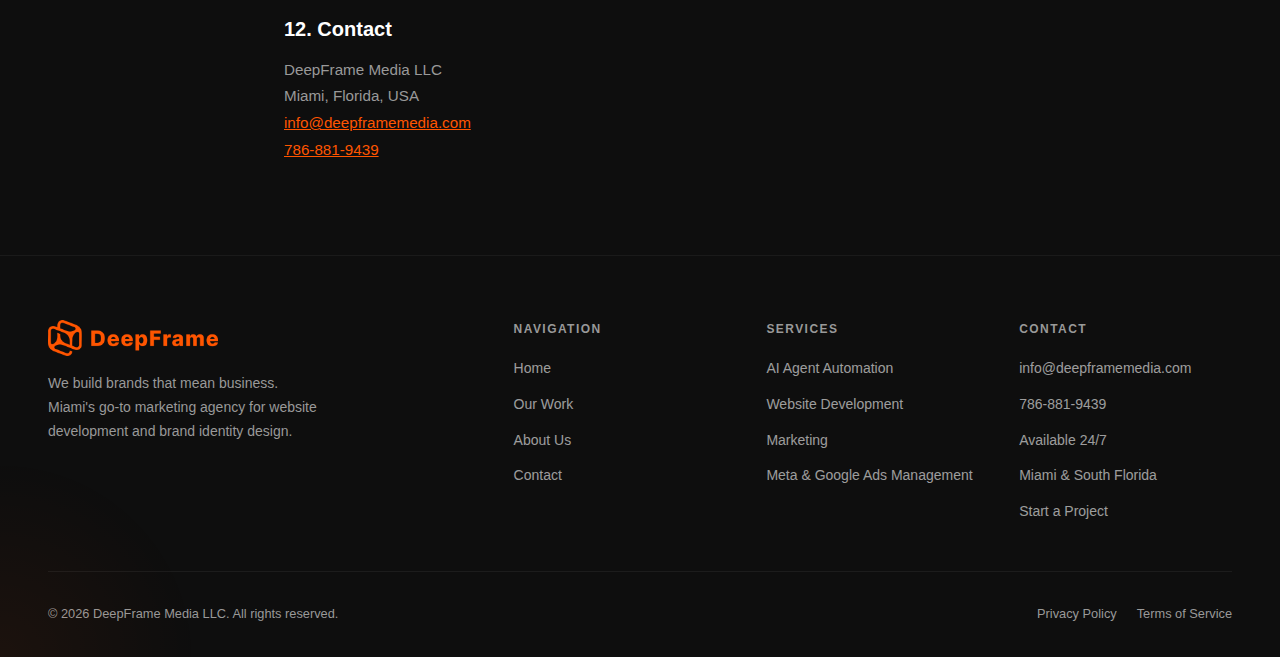
<file: terms.html>
<!DOCTYPE html>
<html lang="en">
<head>
  <meta charset="UTF-8" />
  <meta name="viewport" content="width=device-width, initial-scale=1.0" />
  <title>Terms of Service | DeepFrame Media</title>
  <meta name="description" content="Terms of Service for DeepFrame Media — Miami Marketing Agency." />
  <meta name="robots" content="noindex, follow" />
  <link rel="canonical" href="https://www.deepframemedia.com/terms.html" />
  <link rel="preconnect" href="https://fonts.googleapis.com" />
  <link rel="preconnect" href="https://fonts.gstatic.com" crossorigin />
  <link rel="icon" type="image/svg+xml" href="favicon.svg" />
  <link rel="stylesheet" href="styles.css" />
</head>
<body>

  <!-- NAV -->
  <header>
    <nav class="nav" aria-label="Main navigation">
      <div class="container nav-inner">
        <a href="index.html" class="nav-logo" aria-label="DeepFrame Media Home">
          <img src="assets/deepframe-logo.png" alt="DeepFrame Media" class="logo-mark logo-image" />
          <div class="logo-text">
            <span class="logo-name">DEEPFRAME</span>
            <span class="logo-sub">Media</span>
          </div>
        </a>
        <ul class="nav-links" role="list">
          <li><a href="index.html" class="nav-link" data-i18n="nav.home">Home</a></li>
          <li><a href="work.html" class="nav-link" data-i18n="nav.work">Work</a></li>
          <li><a href="about.html" class="nav-link" data-i18n="nav.about">About</a></li>
          <li><a href="contact.html" class="nav-link" data-i18n="nav.contact">Contact</a></li>
        </ul>
        <div class="lang-toggle" role="group" data-i18n-aria-label="lang.toggleLabel" aria-label="Language selector">
          <button type="button" class="lang-btn" data-lang-btn data-lang="en" aria-pressed="true" data-i18n="lang.en">EN</button>
          <span class="lang-sep" aria-hidden="true">|</span>
          <button type="button" class="lang-btn" data-lang-btn data-lang="es" aria-pressed="false" data-i18n="lang.es">ES</button>
        </div>
        <a href="contact.html" class="btn btn-primary nav-cta" data-i18n="nav.startProject">Start a Project</a>
        <button class="nav-hamburger" aria-label="Toggle menu" aria-expanded="false" aria-controls="mobileMenu">
          <span></span><span></span><span></span>
        </button>
      </div>
    </nav>
  </header>

  <nav class="nav-mobile" id="mobileMenu" aria-label="Mobile navigation">
    <a href="index.html" class="nav-mobile-link" data-i18n="nav.home">Home</a>
    <a href="work.html" class="nav-mobile-link" data-i18n="nav.work">Work</a>
    <a href="about.html" class="nav-mobile-link" data-i18n="nav.about">About</a>
    <a href="contact.html" class="nav-mobile-link" data-i18n="nav.contact">Contact</a>
    <a href="contact.html" class="btn btn-primary nav-mobile-cta" data-i18n="nav.startProject">Start a Project</a>
  </nav>

  <main>
    <div class="legal-content" style="padding-top: calc(var(--nav-height) + 48px);" data-i18n-html="legal.termsBody"></div>
  </main>

  <!-- FOOTER -->
  <footer class="footer">
    <div class="container">
      <div class="footer-grid">
        <div class="footer-brand">
          <a href="index.html" class="nav-logo" aria-label="DeepFrame Media">
            <img src="assets/deepframe-logo.png" alt="DeepFrame" class="logo-mark logo-image" />
            <div class="logo-text">
              <span class="logo-name">DEEPFRAME</span>
              <span class="logo-sub">Media</span>
            </div>
          </a>
          <p data-i18n="footer.brandDesc">We build brands that mean business. Miami's go-to marketing agency for website development and brand identity design.</p>
        </div>
        <div>
          <h3 class="footer-heading" data-i18n="footer.navigation">Navigation</h3>
          <ul class="footer-links" role="list">
            <li><a href="index.html" class="footer-link" data-i18n="nav.home">Home</a></li>
            <li><a href="work.html" class="footer-link" data-i18n="footer.ourWork">Our Work</a></li>
            <li><a href="about.html" class="footer-link" data-i18n="footer.aboutUs">About Us</a></li>
            <li><a href="contact.html" class="footer-link" data-i18n="nav.contact">Contact</a></li>
          </ul>
        </div>
        <div>
          <h3 class="footer-heading" data-i18n="footer.services">Services</h3>
          <ul class="footer-links" role="list">
            <li><a href="contact.html" class="footer-link" data-i18n="footer.serviceAi">AI Agent Automation</a></li>
            <li><a href="work.html?filter=website" class="footer-link" data-i18n="footer.serviceWeb">Website Development</a></li>
            <li><a href="contact.html" class="footer-link" data-i18n="footer.serviceMarketing">Marketing</a></li>
            <li><a href="contact.html" class="footer-link" data-i18n="footer.serviceAds">Meta &amp; Google Ads Management</a></li>
          </ul>
        </div>
        <div>
          <h3 class="footer-heading" data-i18n="footer.contact">Contact</h3>
          <ul class="footer-links" role="list">
            <li><a href="mailto:info@deepframemedia.com" class="footer-link">info@deepframemedia.com</a></li>
            <li><a href="tel:+17868819439" class="footer-link">786-881-9439</a></li>
            <li><span class="footer-link" data-i18n="footer.available">Available 24/7</span></li>
            <li><span class="footer-link" data-i18n="footer.location">Miami &amp; South Florida</span></li>
            <li><a href="contact.html" class="footer-link" data-i18n="footer.startProject">Start a Project</a></li>
          </ul>
        </div>
      </div>
      <div class="footer-bottom">
        <p class="footer-copy" data-i18n-html="footer.copyHtml">© <span id="currentYear">2025</span> DeepFrame Media LLC. All rights reserved.</p>
        <div class="footer-bottom-links">
          <a href="privacy.html" class="footer-bottom-link" data-i18n="footer.privacy">Privacy Policy</a>
          <a href="terms.html" class="footer-bottom-link" data-i18n="footer.terms">Terms of Service</a>
        </div>
      </div>
    </div>
  </footer>

  <script src="i18n.js"></script>
  <script src="main.js"></script>
  <!-- WhatsApp Float Button -->
  <div class="wa-fab-wrap">
    <a class="wa-fab" href="https://wa.me/14155238886" target="_blank" rel="noopener noreferrer" aria-label="Chat on WhatsApp">
      <svg viewBox="0 0 24 24" fill="white" width="26" height="26" aria-hidden="true">
        <path d="M17.472 14.382c-.297-.149-1.758-.867-2.03-.967-.273-.099-.471-.148-.67.15-.197.297-.767.966-.94 1.164-.173.199-.347.223-.644.075-.297-.15-1.255-.463-2.39-1.475-.883-.788-1.48-1.761-1.653-2.059-.173-.297-.018-.458.13-.606.134-.133.298-.347.446-.52.149-.174.198-.298.298-.497.099-.198.05-.371-.025-.52-.075-.149-.669-1.612-.916-2.207-.242-.579-.487-.5-.669-.51-.173-.008-.371-.01-.57-.01-.198 0-.52.074-.792.372-.272.297-1.04 1.016-1.04 2.479 0 1.462 1.065 2.875 1.213 3.074.149.198 2.096 3.2 5.077 4.487.709.306 1.262.489 1.694.625.712.227 1.36.195 1.871.118.571-.085 1.758-.719 2.006-1.413.248-.694.248-1.289.173-1.413-.074-.124-.272-.198-.57-.347m-5.421 7.403h-.004a9.87 9.87 0 01-5.031-1.378l-.361-.214-3.741.982.998-3.648-.235-.374a9.86 9.86 0 01-1.51-5.26c.001-5.45 4.436-9.884 9.888-9.884 2.64 0 5.122 1.03 6.988 2.898a9.825 9.825 0 012.893 6.994c-.003 5.45-4.437 9.884-9.885 9.884m8.413-18.297A11.815 11.815 0 0012.05 0C5.495 0 .16 5.335.157 11.892c0 2.096.547 4.142 1.588 5.945L.057 24l6.305-1.654a11.882 11.882 0 005.683 1.448h.005c6.554 0 11.89-5.335 11.893-11.893a11.821 11.821 0 00-3.48-8.413Z"/>
      </svg>
    </a>
  </div>
  <script src="https://ai-messaging-service-production.up.railway.app/widget/snippet"></script>
</body>
</html>
</file>
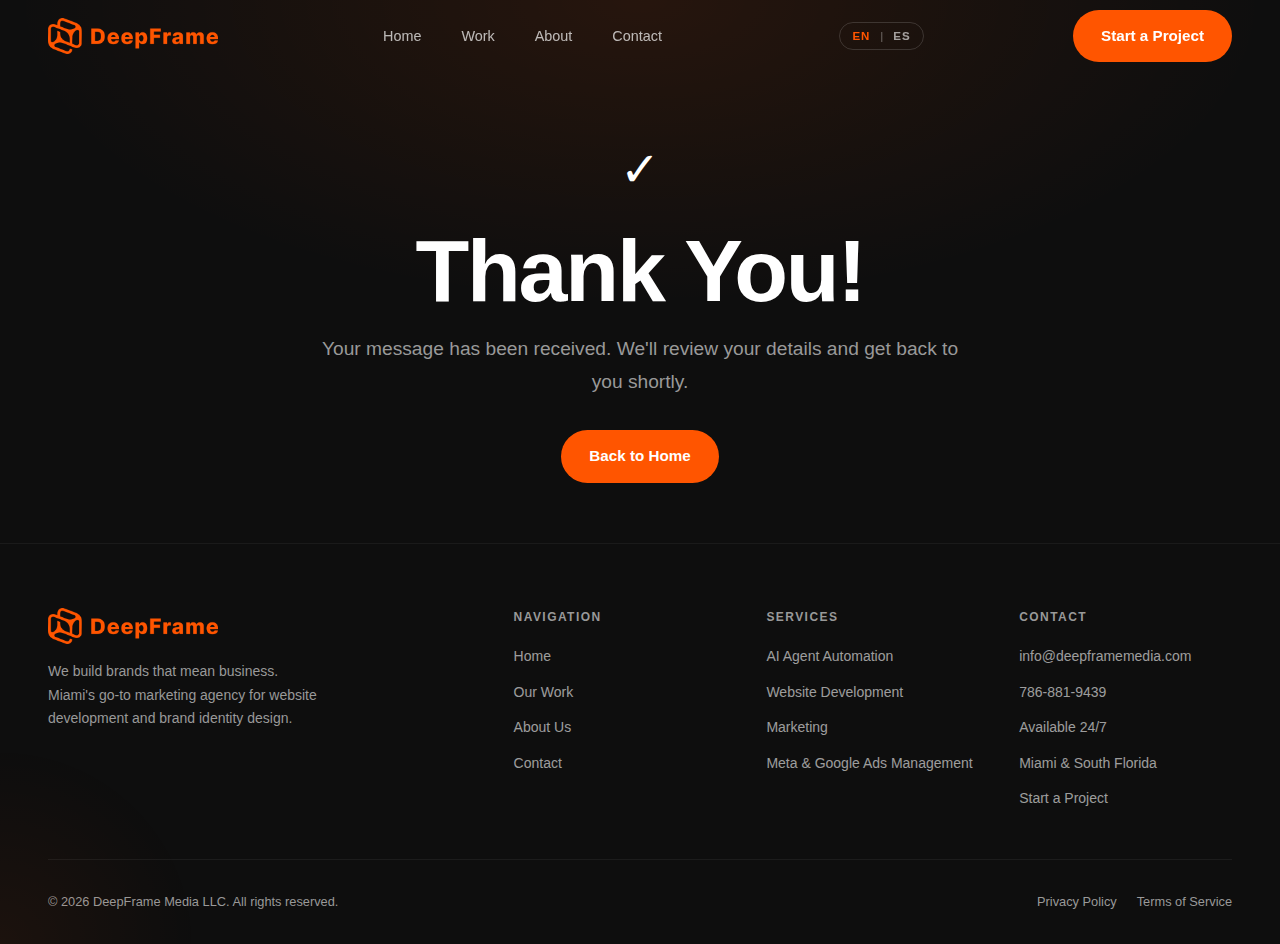
<file: thanks.html>
<!DOCTYPE html>
<html lang="en">
<head>
  <meta charset="UTF-8" />
  <meta name="viewport" content="width=device-width, initial-scale=1.0" />
  <title>Thank You | DeepFrame Media</title>
  <meta name="robots" content="noindex, nofollow" />
  <link rel="icon" type="image/svg+xml" href="favicon.svg" />
  <link rel="stylesheet" href="styles.css" />
</head>
<body>

  <!-- NAV -->
  <header>
    <nav class="nav" aria-label="Main navigation">
      <div class="container nav-inner">
        <a href="index.html" class="nav-logo" aria-label="DeepFrame Media Home">
          <img src="assets/deepframe-logo.png" alt="DeepFrame" class="logo-mark logo-image" />
          <div class="logo-text">
            <span class="logo-name">DEEPFRAME</span>
            <span class="logo-sub">Media</span>
          </div>
        </a>
        <ul class="nav-links" role="list">
          <li><a href="index.html" class="nav-link" data-i18n="nav.home">Home</a></li>
          <li><a href="work.html" class="nav-link" data-i18n="nav.work">Work</a></li>
          <li><a href="about.html" class="nav-link" data-i18n="nav.about">About</a></li>
          <li><a href="contact.html" class="nav-link" data-i18n="nav.contact">Contact</a></li>
        </ul>
        <div class="lang-toggle" role="group" data-i18n-aria-label="lang.toggleLabel" aria-label="Language selector">
          <button type="button" class="lang-btn" data-lang-btn data-lang="en" aria-pressed="true" data-i18n="lang.en">EN</button>
          <span class="lang-sep" aria-hidden="true">|</span>
          <button type="button" class="lang-btn" data-lang-btn data-lang="es" aria-pressed="false" data-i18n="lang.es">ES</button>
        </div>
        <a href="contact.html" class="btn btn-primary nav-cta" data-i18n="nav.startProject">Start a Project</a>
        <button class="nav-hamburger" aria-label="Toggle menu" aria-expanded="false" aria-controls="mobileMenu">
          <span></span><span></span><span></span>
        </button>
      </div>
    </nav>
  </header>

  <nav class="nav-mobile" id="mobileMenu" aria-label="Mobile navigation">
    <a href="index.html" class="nav-mobile-link" data-i18n="nav.home">Home</a>
    <a href="work.html" class="nav-mobile-link" data-i18n="nav.work">Work</a>
    <a href="about.html" class="nav-mobile-link" data-i18n="nav.about">About</a>
    <a href="contact.html" class="nav-mobile-link" data-i18n="nav.contact">Contact</a>
    <a href="contact.html" class="btn btn-primary nav-mobile-cta" data-i18n="nav.startProject">Start a Project</a>
  </nav>

  <main>
    <section class="page-hero" style="min-height:60vh; display:flex; align-items:center;">
      <div class="container text-center">
        <div style="font-size:3rem; margin-bottom:16px;" aria-hidden="true">&#10003;</div>
        <h1 class="display-lg" data-i18n="thanks.title">Thank You!</h1>
        <p class="body-lg mt-16 max-w-2xl" style="margin-left:auto; margin-right:auto;" data-i18n="thanks.body">Your message has been received. We'll review your details and get back to you shortly.</p>
        <div style="margin-top:32px;">
          <a href="index.html" class="btn btn-primary" data-i18n="thanks.backHome">Back to Home</a>
        </div>
      </div>
    </section>
  </main>

  <!-- FOOTER -->
  <footer class="footer">
    <div class="container">
      <div class="footer-grid">
        <div class="footer-brand">
          <a href="index.html" class="nav-logo" aria-label="DeepFrame Media">
            <img src="assets/deepframe-logo.png" alt="DeepFrame" class="logo-mark logo-image" />
            <div class="logo-text">
              <span class="logo-name">DEEPFRAME</span>
              <span class="logo-sub">Media</span>
            </div>
          </a>
          <p data-i18n="footer.brandDesc">We build brands that mean business. Miami's go-to marketing agency for website development and brand identity design.</p>
        </div>
        <div>
          <h3 class="footer-heading" data-i18n="footer.navigation">Navigation</h3>
          <ul class="footer-links" role="list">
            <li><a href="index.html" class="footer-link" data-i18n="nav.home">Home</a></li>
            <li><a href="work.html" class="footer-link" data-i18n="footer.ourWork">Our Work</a></li>
            <li><a href="about.html" class="footer-link" data-i18n="footer.aboutUs">About Us</a></li>
            <li><a href="contact.html" class="footer-link" data-i18n="nav.contact">Contact</a></li>
          </ul>
        </div>
        <div>
          <h3 class="footer-heading" data-i18n="footer.services">Services</h3>
          <ul class="footer-links" role="list">
            <li><a href="contact.html" class="footer-link" data-i18n="footer.serviceAi">AI Agent Automation</a></li>
            <li><a href="work.html?filter=website" class="footer-link" data-i18n="footer.serviceWeb">Website Development</a></li>
            <li><a href="contact.html" class="footer-link" data-i18n="footer.serviceMarketing">Marketing</a></li>
            <li><a href="contact.html" class="footer-link" data-i18n="footer.serviceAds">Meta &amp; Google Ads Management</a></li>
          </ul>
        </div>
        <div>
          <h3 class="footer-heading" data-i18n="footer.contact">Contact</h3>
          <ul class="footer-links" role="list">
            <li><a href="mailto:info@deepframemedia.com" class="footer-link">info@deepframemedia.com</a></li>
            <li><a href="tel:+17868819439" class="footer-link">786-881-9439</a></li>
            <li><span class="footer-link" data-i18n="footer.available">Available 24/7</span></li>
            <li><span class="footer-link" data-i18n="footer.location">Miami &amp; South Florida</span></li>
            <li><a href="contact.html" class="footer-link" data-i18n="footer.startProject">Start a Project</a></li>
          </ul>
        </div>
      </div>
      <div class="footer-bottom">
        <p class="footer-copy" data-i18n-html="footer.copyHtml">&copy; <span id="currentYear">2025</span> DeepFrame Media LLC. All rights reserved.</p>
        <div class="footer-bottom-links">
          <a href="privacy.html" class="footer-bottom-link" data-i18n="footer.privacy">Privacy Policy</a>
          <a href="terms.html" class="footer-bottom-link" data-i18n="footer.terms">Terms of Service</a>
        </div>
      </div>
    </div>
  </footer>

  <script src="i18n.js"></script>
  <script src="main.js"></script>
</body>
</html>
</file>
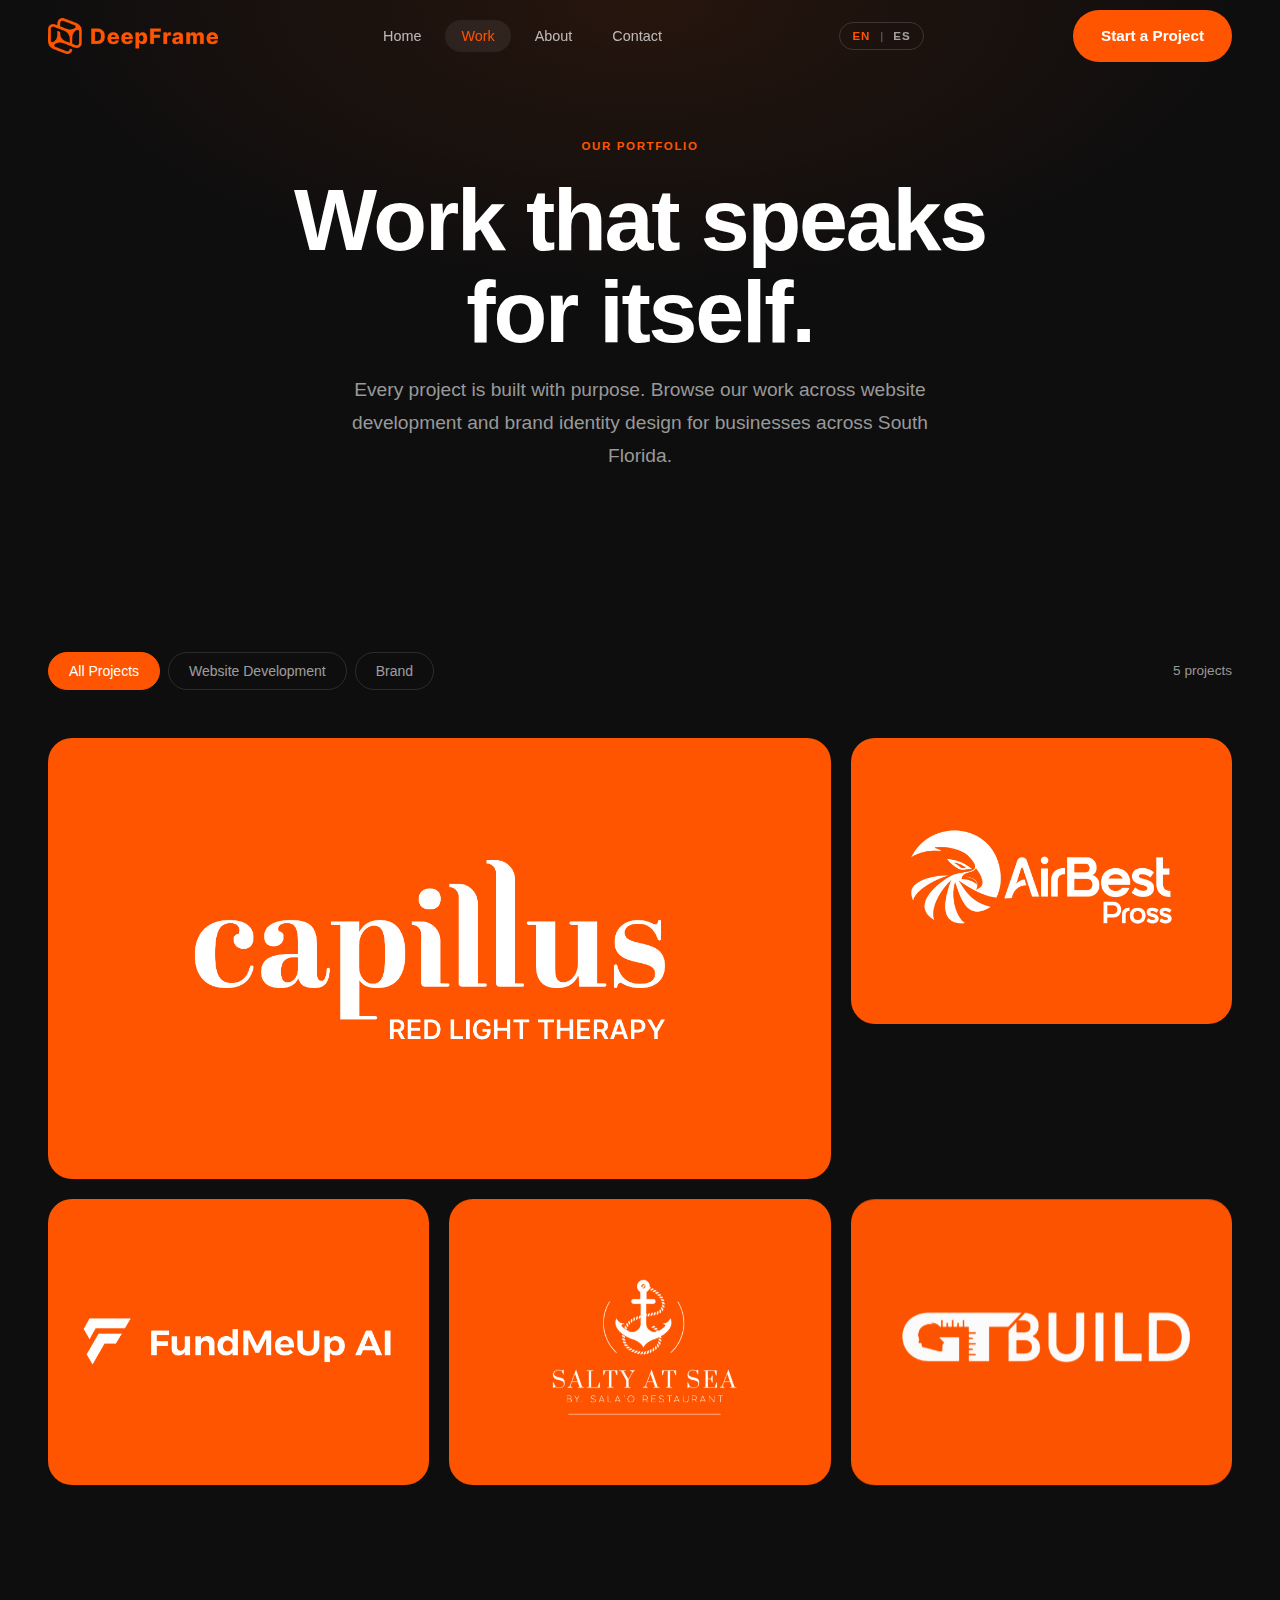
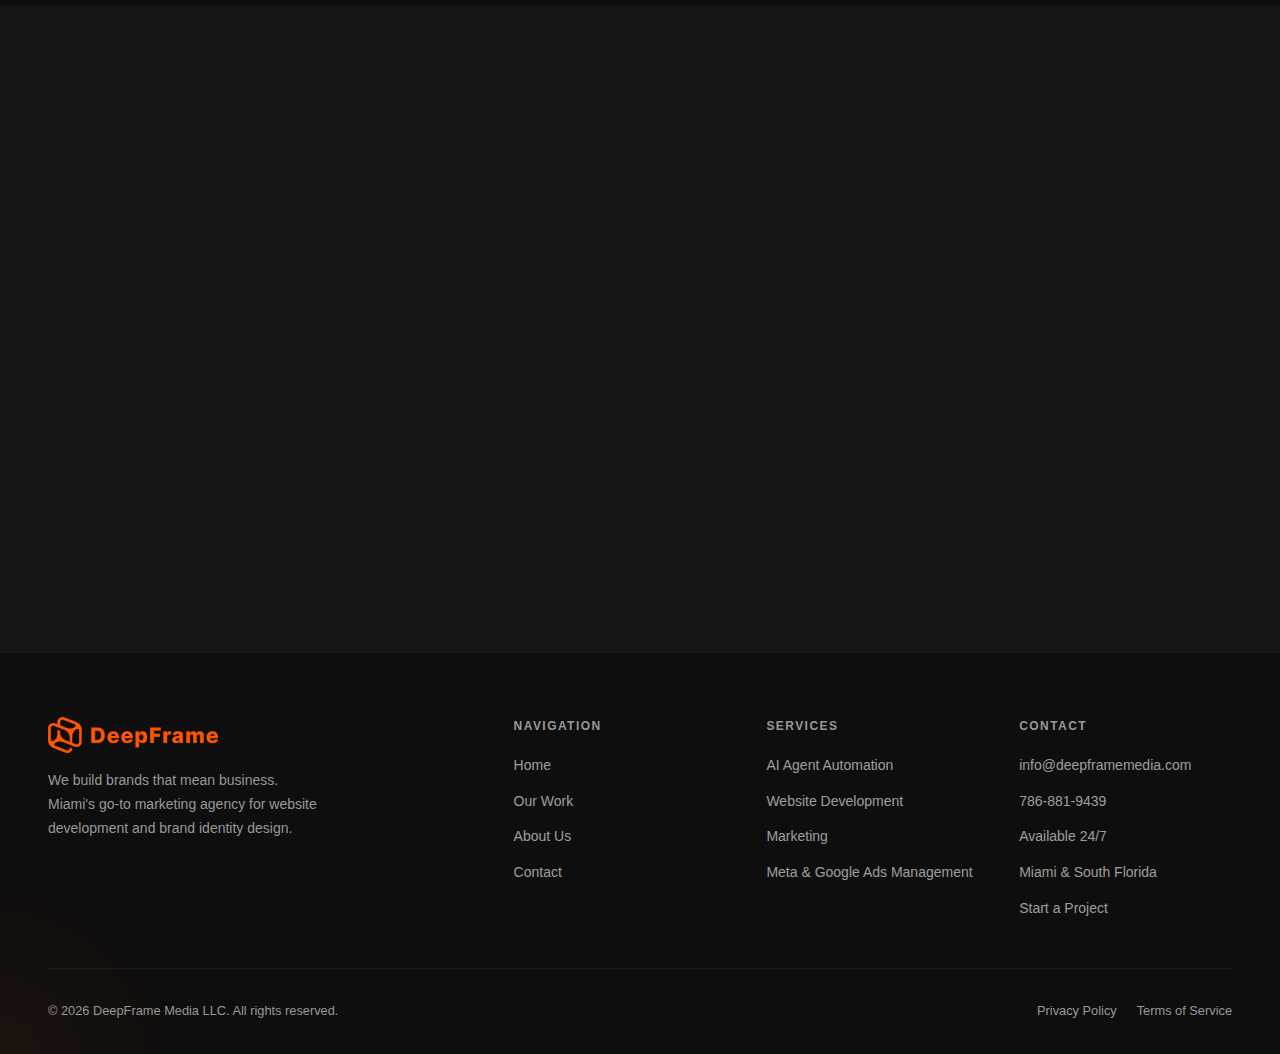
<file: work.html>
<!DOCTYPE html>
<html lang="en">
<head>
  <meta charset="UTF-8" />
  <meta name="viewport" content="width=device-width, initial-scale=1.0" />

  <!-- SEO -->
  <title>Our Work | DeepFrame Media — Miami Marketing Agency Portfolio</title>
  <meta name="description" content="Browse DeepFrame Media's portfolio of website development and brand identity projects for businesses across Miami, Broward, Kendall, and South Florida." />
  <meta name="keywords" content="DeepFrame Media portfolio, Miami web design portfolio, brand identity Miami, website design portfolio South Florida" />
  <meta name="robots" content="index, follow" />
  <link rel="canonical" href="https://www.deepframemedia.com/work.html" />

  <meta property="og:title" content="Our Work | DeepFrame Media Portfolio" />
  <meta property="og:description" content="Website development and brand identity projects that drive real results for South Florida businesses." />
  <meta property="og:url" content="https://www.deepframemedia.com/work.html" />
  <meta property="og:type" content="website" />

  <link rel="preconnect" href="https://fonts.googleapis.com" />
  <link rel="preconnect" href="https://fonts.gstatic.com" crossorigin />
  <link rel="icon" type="image/svg+xml" href="favicon.svg" />
  <link rel="stylesheet" href="styles.css" />

  <style>
    /* Work page specifics */
    .work-count {
      font-size: 0.85rem;
      color: var(--grey-light);
      margin-left: auto;
    }
    .portfolio-empty {
      grid-column: 1 / -1;
      text-align: center;
      padding: 80px 20px;
      color: var(--grey-light);
      font-size: 0.95rem;
      display: none;
    }
  </style>
</head>
<body>

  <!-- NAV -->
  <header>
    <nav class="nav" aria-label="Main navigation">
      <div class="container nav-inner">
        <a href="index.html" class="nav-logo" aria-label="DeepFrame Media Home">
          <img src="assets/deepframe-logo.png" alt="DeepFrame" class="logo-mark logo-image" />
          <div class="logo-text">
            <span class="logo-name">DEEPFRAME</span>
            <span class="logo-sub">Media</span>
          </div>
        </a>
        <ul class="nav-links" role="list">
          <li><a href="index.html" class="nav-link" data-i18n="nav.home">Home</a></li>
          <li><a href="work.html" class="nav-link" data-i18n="nav.work">Work</a></li>
          <li><a href="about.html" class="nav-link" data-i18n="nav.about">About</a></li>
          <li><a href="contact.html" class="nav-link" data-i18n="nav.contact">Contact</a></li>
        </ul>
        <div class="lang-toggle" role="group" data-i18n-aria-label="lang.toggleLabel" aria-label="Language selector">
          <button type="button" class="lang-btn" data-lang-btn data-lang="en" aria-pressed="true" data-i18n="lang.en">EN</button>
          <span class="lang-sep" aria-hidden="true">|</span>
          <button type="button" class="lang-btn" data-lang-btn data-lang="es" aria-pressed="false" data-i18n="lang.es">ES</button>
        </div>
        <a href="contact.html" class="btn btn-primary nav-cta" data-i18n="nav.startProject">Start a Project</a>
        <button class="nav-hamburger" aria-label="Toggle menu" aria-expanded="false" aria-controls="mobileMenu">
          <span></span><span></span><span></span>
        </button>
      </div>
    </nav>
  </header>

  <nav class="nav-mobile" id="mobileMenu" aria-label="Mobile navigation">
    <a href="index.html" class="nav-mobile-link" data-i18n="nav.home">Home</a>
    <a href="work.html" class="nav-mobile-link" data-i18n="nav.work">Work</a>
    <a href="about.html" class="nav-mobile-link" data-i18n="nav.about">About</a>
    <a href="contact.html" class="nav-mobile-link" data-i18n="nav.contact">Contact</a>
    <a href="contact.html" class="btn btn-primary nav-mobile-cta" data-i18n="nav.startProject">Start a Project</a>
  </nav>

  <main>

    <!-- PAGE HERO -->
    <section class="page-hero" aria-labelledby="pageTitle">
      <div class="container">
        <span class="label fade-up" data-i18n="work.heroLabel">Our Portfolio</span>
        <h1 class="display-lg mt-16 fade-up stagger-1" id="pageTitle" data-i18n-html="work.heroTitle">Work that speaks<br />for itself.</h1>
        <p class="body-lg mt-16 max-w-2xl fade-up stagger-2" data-i18n="work.heroDesc">Every project is built with purpose. Browse our work across website development and brand identity design for businesses across South Florida.</p>
      </div>
    </section>

    <!-- PORTFOLIO SECTION -->
    <section class="section" aria-labelledby="portfolioHeading">
      <div class="container">

        <!-- Filter Controls -->
        <div style="display:flex; align-items:center; flex-wrap:wrap; gap:12px; margin-bottom:48px;" class="fade-up">
          <div class="portfolio-filters" role="group" aria-label="Filter projects by type" style="margin-bottom:0;">
            <button class="filter-btn active" data-filter="all" aria-pressed="true" data-i18n="work.filterAll">All Projects</button>
            <button class="filter-btn" data-filter="website" aria-pressed="false" data-i18n="work.filterWebsite">Website Development</button>
            <button class="filter-btn" data-filter="brand" aria-pressed="false" data-i18n="work.filterBrand">Brand</button>
          </div>
          <span class="work-count" id="projectCount" aria-live="polite"></span>
        </div>

        <h2 class="sr-only" id="portfolioHeading" data-i18n="work.portfolioHeading">Portfolio Projects</h2>

        <!-- Grid -->
        <div class="portfolio-grid" id="portfolioGrid" data-reveal-stagger>
          <div class="portfolio-empty" id="portfolioEmpty" role="status" data-i18n="work.empty">No projects found for this category.</div>

        </div>
      </div>
    </section>

    <!-- CTA -->
    <section class="section bg-dark-2" aria-labelledby="workCtaHeading">
      <div class="container">
        <div class="cta-section fade-up">
          <span class="label" style="color:rgba(255,255,255,0.7); margin-bottom:16px; display:block;" data-i18n="work.ctaLabel">Your project next?</span>
          <h2 id="workCtaHeading" data-i18n="work.ctaTitle">Ready to join our roster?</h2>
          <p data-i18n="work.ctaDesc">Let's create something you're proud to show off — a website or brand identity that puts your South Florida business on the map.</p>
          <div class="cta-actions">
            <a href="contact.html" class="btn-cta-white" data-i18n="work.ctaPrimary">Get a Free Consultation →</a>
          </div>
        </div>
      </div>
    </section>

  </main>

  <!-- FOOTER -->
  <footer class="footer">
    <div class="container">
      <div class="footer-grid">
        <div class="footer-brand">
          <a href="index.html" class="nav-logo" aria-label="DeepFrame Media">
            <img src="assets/deepframe-logo.png" alt="DeepFrame" class="logo-mark logo-image" />
            <div class="logo-text">
              <span class="logo-name">DEEPFRAME</span>
              <span class="logo-sub">Media</span>
            </div>
          </a>
          <p data-i18n="footer.brandDesc">We build brands that mean business. Miami's go-to marketing agency for website development and brand identity design.</p>
        </div>
        <div>
          <h3 class="footer-heading" data-i18n="footer.navigation">Navigation</h3>
          <ul class="footer-links" role="list">
            <li><a href="index.html" class="footer-link" data-i18n="nav.home">Home</a></li>
            <li><a href="work.html" class="footer-link" data-i18n="footer.ourWork">Our Work</a></li>
            <li><a href="about.html" class="footer-link" data-i18n="footer.aboutUs">About Us</a></li>
            <li><a href="contact.html" class="footer-link" data-i18n="nav.contact">Contact</a></li>
          </ul>
        </div>
        <div>
          <h3 class="footer-heading" data-i18n="footer.services">Services</h3>
          <ul class="footer-links" role="list">
            <li><a href="contact.html" class="footer-link" data-i18n="footer.serviceAi">AI Agent Automation</a></li>
            <li><a href="work.html?filter=website" class="footer-link" data-i18n="footer.serviceWeb">Website Development</a></li>
            <li><a href="contact.html" class="footer-link" data-i18n="footer.serviceMarketing">Marketing</a></li>
            <li><a href="contact.html" class="footer-link" data-i18n="footer.serviceAds">Meta &amp; Google Ads Management</a></li>
          </ul>
        </div>
        <div>
          <h3 class="footer-heading" data-i18n="footer.contact">Contact</h3>
          <ul class="footer-links" role="list">
            <li><a href="mailto:info@deepframemedia.com" class="footer-link">info@deepframemedia.com</a></li>
            <li><a href="tel:+17868819439" class="footer-link">786-881-9439</a></li>
            <li><span class="footer-link" data-i18n="footer.available">Available 24/7</span></li>
            <li><span class="footer-link" data-i18n="footer.location">Miami &amp; South Florida</span></li>
            <li><a href="contact.html" class="footer-link" data-i18n="footer.startProject">Start a Project</a></li>
          </ul>
        </div>
      </div>
      <div class="footer-bottom">
        <p class="footer-copy" data-i18n-html="footer.copyHtml">© <span id="currentYear">2025</span> DeepFrame Media LLC. All rights reserved.</p>
        <div class="footer-bottom-links">
          <a href="privacy.html" class="footer-bottom-link" data-i18n="footer.privacy">Privacy Policy</a>
          <a href="terms.html" class="footer-bottom-link" data-i18n="footer.terms">Terms of Service</a>
        </div>
      </div>
    </div>
  </footer>

  <script src="i18n.js"></script>
  <script src="https://cdn.jsdelivr.net/npm/gsap@3/dist/gsap.min.js"></script>
  <script src="main.js"></script>
  <script src="projects.js"></script>
  <script>
    // Work page — update count + handle URL filter params
    (function() {
      function updateCount() {
        const visible = document.querySelectorAll('.portfolio-card[data-category]:not([data-hidden="true"])').length;
        const el = document.getElementById('projectCount');
        if (el) {
          const one = window.DF_I18N?.t('work.projectCountOne') || 'project';
          const many = window.DF_I18N?.t('work.projectCountOther') || 'projects';
          el.textContent = visible + ' ' + (visible === 1 ? one : many);
        }
        const empty = document.getElementById('portfolioEmpty');
        if (empty) empty.style.display = visible === 0 ? 'block' : 'none';
      }

      document.addEventListener('df:language-changed', updateCount);

      // Initial count
      updateCount();

      // Listen to filter changes
      document.querySelectorAll('.filter-btn').forEach(btn => {
        btn.addEventListener('click', () => {
          setTimeout(updateCount, 50);
        });
      });

      // Handle URL param ?filter=website or ?filter=brand
      const params = new URLSearchParams(window.location.search);
      const urlFilter = params.get('filter');
      if (urlFilter) {
        const btn = document.querySelector(`.filter-btn[data-filter="${urlFilter}"]`);
        if (btn) {
          btn.click();
        }
      }
    })();
  </script>
</body>
</html>
</file>
<file: styles.css>
/* =============================================
   DEEPFRAME MEDIA — Global Styles
   Mobile-first, SEO-optimized, Premium feel
   ============================================= */

/* --- Google Fonts loaded via <link> in HTML <head> for better performance --- */

/* --- CSS Custom Properties --- */
:root {
  --orange: #FF5500;
  --orange-light: #FF7733;
  --orange-dark: #CC4400;
  --dark: #111111;
  --dark-2: #1A1A1A;
  --dark-3: #222222;
  --grey: #333333;
  --grey-mid: #666666;
  --grey-light: #999999;
  --off-white: #F5F4F2;
  --white: #FFFFFF;

  --font-body: 'Inter', sans-serif;
  --font-display: 'Space Grotesk', sans-serif;

  --radius-sm: 8px;
  --radius-md: 16px;
  --radius-lg: 24px;
  --radius-xl: 32px;

  --nav-height: 72px;
  --transition: 0.3s cubic-bezier(0.4, 0, 0.2, 1);
  --transition-slow: 0.6s cubic-bezier(0.4, 0, 0.2, 1);
}

/* --- Reset & Base --- */
*, *::before, *::after {
  box-sizing: border-box;
  margin: 0;
  padding: 0;
}

html {
  scroll-behavior: smooth;
  -webkit-text-size-adjust: 100%;
  font-size: 16px;
}

body {
  font-family: var(--font-body);
  background-color: var(--dark);
  color: var(--white);
  line-height: 1.6;
  overflow-x: hidden;
  -webkit-font-smoothing: antialiased;
  -moz-osx-font-smoothing: grayscale;
}

img {
  max-width: 100%;
  height: auto;
  display: block;
}

a {
  color: inherit;
  text-decoration: none;
}

ul, ol {
  list-style: none;
}

button {
  cursor: pointer;
  border: none;
  background: none;
  font-family: inherit;
}

/* --- Typography Scale --- */
.display-xl {
  font-family: var(--font-display);
  font-size: clamp(3rem, 10vw, 8rem);
  font-weight: 700;
  line-height: 1.0;
  letter-spacing: -0.03em;
}

.display-lg {
  font-family: var(--font-display);
  font-size: clamp(2.5rem, 7vw, 5.5rem);
  font-weight: 700;
  line-height: 1.05;
  letter-spacing: -0.025em;
}

.display-md {
  font-family: var(--font-display);
  font-size: clamp(1.8rem, 4vw, 3.5rem);
  font-weight: 600;
  line-height: 1.1;
  letter-spacing: -0.02em;
}

.heading-lg {
  font-family: var(--font-display);
  font-size: clamp(1.4rem, 3vw, 2.5rem);
  font-weight: 600;
  line-height: 1.2;
  letter-spacing: -0.015em;
}

.heading-md {
  font-family: var(--font-display);
  font-size: clamp(1.1rem, 2.5vw, 1.75rem);
  font-weight: 600;
  line-height: 1.25;
}

.body-lg {
  font-size: clamp(1rem, 1.5vw, 1.2rem);
  line-height: 1.7;
  color: var(--grey-light);
}

.body-md {
  font-size: 1rem;
  line-height: 1.65;
  color: var(--grey-light);
}

.label {
  font-size: 0.75rem;
  font-weight: 600;
  letter-spacing: 0.12em;
  text-transform: uppercase;
  color: var(--orange);
}

/* --- Color Utilities --- */
.text-orange { color: var(--orange); }
.text-white { color: var(--white); }
.text-grey { color: var(--grey-light); }
.bg-dark { background-color: var(--dark); }
.bg-dark-2 { background-color: var(--dark-2); }
.bg-off-white { background-color: var(--off-white); color: var(--dark); }

/* --- Layout --- */
.container {
  width: 100%;
  max-width: 1280px;
  margin: 0 auto;
  padding: 0 20px;
}

@media (min-width: 640px) {
  .container { padding: 0 32px; }
}

@media (min-width: 1024px) {
  .container { padding: 0 48px; }
}

.section {
  padding: 80px 0;
}

@media (min-width: 768px) {
  .section { padding: 120px 0; }
}

/* --- Buttons --- */
.btn {
  display: inline-flex;
  align-items: center;
  gap: 8px;
  padding: 14px 28px;
  border-radius: 100px;
  font-family: var(--font-body);
  font-size: 0.95rem;
  font-weight: 600;
  transition: var(--transition);
  white-space: nowrap;
}

.btn-primary {
  background-color: var(--orange);
  color: var(--white);
}

.btn-primary:hover {
  background-color: var(--orange-light);
  transform: translateY(-2px);
  box-shadow: 0 8px 30px rgba(255, 85, 0, 0.35);
}

.btn-outline {
  border: 1.5px solid rgba(255,255,255,0.2);
  color: var(--white);
  background: transparent;
}

.btn-outline:hover {
  border-color: var(--orange);
  color: var(--orange);
  transform: translateY(-2px);
}

.btn-dark {
  background-color: var(--dark);
  color: var(--white);
}

.btn-dark:hover {
  background-color: var(--orange);
  transform: translateY(-2px);
}

.btn-icon {
  width: 44px;
  height: 44px;
  padding: 0;
  justify-content: center;
  border-radius: 50%;
  background: rgba(255,255,255,0.08);
  color: var(--white);
}

.btn-icon:hover {
  background: var(--orange);
}

/* --- Navigation --- */
.nav {
  position: fixed;
  top: 0;
  left: 0;
  right: 0;
  z-index: 1000;
  height: var(--nav-height);
  display: flex;
  align-items: center;
  transition: var(--transition);
}

.nav.scrolled {
  background: rgba(17, 17, 17, 0.92);
  backdrop-filter: blur(20px);
  -webkit-backdrop-filter: blur(20px);
  border-bottom: 1px solid rgba(255,255,255,0.06);
}

.nav-inner {
  display: flex;
  align-items: center;
  justify-content: space-between;
  width: 100%;
}

/* Logo */
.nav-logo {
  display: flex;
  align-items: center;
  gap: 10px;
  flex-shrink: 0;
}

.logo-mark {
  width: 36px;
  height: 36px;
  background: var(--orange);
  border-radius: 8px;
  display: flex;
  align-items: center;
  justify-content: center;
  flex-shrink: 0;
}

.logo-mark svg {
  width: 20px;
  height: 20px;
  fill: var(--white);
}

.logo-image {
  width: auto;
  height: 36px;
  background: transparent;
  border-radius: 0;
  object-fit: contain;
}

@media (max-width: 768px) {
  .logo-image {
    height: 28px;
    width: auto;
  }
}

/* When the full-logo image is present, hide the redundant text lockup */
.nav-logo:has(.logo-image) .logo-text { display: none; }

.logo-text {
  display: flex;
  flex-direction: column;
  line-height: 1;
}

.logo-name {
  font-family: var(--font-display);
  font-size: 1.05rem;
  font-weight: 700;
  letter-spacing: 0.05em;
  color: var(--white);
}

.logo-sub {
  font-size: 0.6rem;
  font-weight: 500;
  letter-spacing: 0.2em;
  text-transform: uppercase;
  color: var(--orange);
}

/* Desktop Nav Links */
.nav-links {
  display: none;
  align-items: center;
  gap: 8px;
}

@media (min-width: 768px) {
  .nav-links { display: flex; }
}

.nav-link {
  font-size: 0.9rem;
  font-weight: 500;
  color: rgba(255,255,255,0.7);
  padding: 8px 16px;
  border-radius: 100px;
  transition: var(--transition);
}

.nav-link:hover,
.nav-link.active {
  color: var(--white);
  background: rgba(255,255,255,0.07);
}

.nav-link.active {
  color: var(--orange);
}

.nav-cta {
  display: none;
}

@media (min-width: 768px) {
  .nav-cta { display: inline-flex; }
}

.lang-toggle {
  display: inline-flex;
  align-items: center;
  gap: 6px;
  margin-left: 12px;
  padding: 4px 8px;
  border: 1px solid rgba(255,255,255,0.15);
  border-radius: 999px;
}

.lang-btn {
  font-size: 0.72rem;
  font-weight: 700;
  letter-spacing: 0.08em;
  color: rgba(255,255,255,0.6);
  padding: 2px 4px;
  border-radius: 4px;
}

.lang-btn[aria-pressed="true"] {
  color: var(--orange);
}

.lang-sep {
  color: rgba(255,255,255,0.35);
  font-size: 0.72rem;
}

@media (max-width: 767px) {
  .lang-toggle {
    margin-left: auto;
    margin-right: 8px;
  }
}

/* Hamburger */
.nav-hamburger {
  display: flex;
  flex-direction: column;
  gap: 5px;
  padding: 8px;
  cursor: pointer;
  border-radius: 8px;
  transition: var(--transition);
}

@media (min-width: 768px) {
  .nav-hamburger { display: none; }
}

.nav-hamburger span {
  display: block;
  width: 22px;
  height: 2px;
  background: var(--white);
  border-radius: 2px;
  transition: var(--transition);
}

.nav-hamburger.open span:nth-child(1) {
  transform: translateY(7px) rotate(45deg);
}

.nav-hamburger.open span:nth-child(2) {
  opacity: 0;
}

.nav-hamburger.open span:nth-child(3) {
  transform: translateY(-7px) rotate(-45deg);
}

/* Mobile Menu */
.nav-mobile {
  position: fixed;
  top: var(--nav-height);
  left: 0;
  right: 0;
  bottom: 0;
  background: var(--dark);
  z-index: 999;
  display: flex;
  flex-direction: column;
  padding: 40px 24px;
  gap: 8px;
  transform: translateX(100%);
  transition: transform 0.4s cubic-bezier(0.4, 0, 0.2, 1);
}

.nav-mobile.open {
  transform: translateX(0);
}

.nav-mobile-link {
  font-family: var(--font-display);
  font-size: 2rem;
  font-weight: 600;
  color: rgba(255,255,255,0.5);
  padding: 12px 0;
  border-bottom: 1px solid rgba(255,255,255,0.06);
  transition: var(--transition);
}

.nav-mobile-link:hover,
.nav-mobile-link.active {
  color: var(--white);
}

.nav-mobile-link.active {
  color: var(--orange);
}

.nav-mobile-cta {
  margin-top: 32px;
}

/* --- Hero Section --- */
.hero {
  min-height: 100svh;
  display: flex;
  flex-direction: column;
  justify-content: flex-end;
  padding-top: var(--nav-height);
  position: relative;
  overflow: hidden;
}

.hero-bg {
  position: absolute;
  inset: 0;
  z-index: 0;
}

.hero-bg-gradient {
  position: absolute;
  inset: 0;
  background: radial-gradient(ellipse 70% 60% at 70% 50%, rgba(255,85,0,0.07) 0%, transparent 70%);
}

.hero-grid {
  display: none;
}

.hero-content {
  position: relative;
  z-index: 1;
  padding-bottom: 80px;
}

.hero-eyebrow {
  display: inline-flex;
  align-items: center;
  gap: 8px;
  margin-bottom: 24px;
}

.hero-eyebrow-dot {
  width: 8px;
  height: 8px;
  border-radius: 50%;
  background: var(--orange);
  animation: pulse 2s infinite;
}

@keyframes pulse {
  0%, 100% { opacity: 1; transform: scale(1); }
  50% { opacity: 0.6; transform: scale(1.3); }
}

.hero-title {
  margin-bottom: 32px;
}

.hero-title em {
  font-style: italic;
  color: var(--orange);
}

.hero-desc {
  max-width: 560px;
  margin-bottom: 40px;
}

.hero-actions {
  display: flex;
  flex-wrap: wrap;
  gap: 12px;
  margin-bottom: 64px;
}

.hero-stats {
  display: flex;
  flex-wrap: wrap;
  gap: 32px;
  padding-top: 40px;
  border-top: 1px solid rgba(255,255,255,0.08);
}

.hero-stat-number {
  font-family: var(--font-display);
  font-size: clamp(1.8rem, 4vw, 2.5rem);
  font-weight: 700;
  color: var(--white);
  line-height: 1;
  margin-bottom: 4px;
}

.hero-stat-number span {
  color: var(--orange);
}

.hero-stat-label {
  font-size: 0.8rem;
  color: var(--grey-light);
  font-weight: 500;
}

/* --- Section Headers --- */
.section-header {
  margin-bottom: 56px;
}

.section-header-flex {
  display: flex;
  align-items: flex-end;
  justify-content: space-between;
  gap: 24px;
  flex-wrap: wrap;
  margin-bottom: 56px;
}

/* --- Service Cards --- */
.services-grid {
  display: grid;
  grid-template-columns: 1fr;
  gap: 16px;
}

@media (min-width: 640px) {
  .services-grid { grid-template-columns: repeat(2, 1fr); }
}

@media (min-width: 1024px) {
  .services-grid { grid-template-columns: repeat(4, 1fr); }
}

.service-card {
  background: var(--dark-2);
  border: 1px solid rgba(255,255,255,0.06);
  border-radius: var(--radius-lg);
  padding: 32px 28px;
  transition: var(--transition);
  position: relative;
  overflow: hidden;
}

.service-card::before {
  content: '';
  position: absolute;
  inset: 0;
  background: linear-gradient(135deg, rgba(255,85,0,0.06) 0%, transparent 60%);
  opacity: 0;
  transition: var(--transition);
}

.service-card:hover {
  border-color: rgba(255,85,0,0.3);
  transform: translateY(-4px);
}

.service-card:hover::before {
  opacity: 1;
}

.service-icon {
  width: 48px;
  height: 48px;
  background: rgba(255,85,0,0.12);
  border-radius: var(--radius-sm);
  display: flex;
  align-items: center;
  justify-content: center;
  margin-bottom: 20px;
  color: var(--orange);
  transition: var(--transition);
}

.service-card:hover .service-icon {
  background: var(--orange);
  color: var(--white);
}

.service-card h3 {
  font-family: var(--font-display);
  font-size: 1.1rem;
  font-weight: 600;
  margin-bottom: 10px;
  color: var(--white);
}

.service-card p {
  font-size: 0.875rem;
  line-height: 1.6;
  color: var(--grey-light);
}

/* --- Portfolio / Work Grid --- */
.portfolio-filters {
  display: flex;
  flex-wrap: wrap;
  gap: 8px;
  margin-bottom: 48px;
}

.filter-btn {
  padding: 10px 20px;
  border-radius: 100px;
  font-size: 0.875rem;
  font-weight: 500;
  border: 1.5px solid rgba(255,255,255,0.12);
  color: rgba(255,255,255,0.6);
  background: transparent;
  transition: var(--transition);
}

.filter-btn:hover {
  border-color: rgba(255,85,0,0.4);
  color: var(--white);
}

.filter-btn.active {
  background: var(--orange);
  border-color: var(--orange);
  color: var(--white);
}

.portfolio-grid {
  display: grid;
  grid-template-columns: 1fr;
  gap: 20px;
}

@media (min-width: 640px) {
  .portfolio-grid { grid-template-columns: repeat(2, 1fr); }
}

@media (min-width: 1024px) {
  .portfolio-grid { grid-template-columns: repeat(3, 1fr); }
}

.portfolio-card {
  border-radius: var(--radius-lg);
  overflow: hidden;
  position: relative;
  aspect-ratio: 4/3;
  cursor: pointer;
  background: var(--dark-2);
  transition: var(--transition);
}

.portfolio-card:hover {
  transform: translateY(-6px);
  box-shadow: 0 24px 60px rgba(0,0,0,0.4);
}

.portfolio-card-img {
  width: 100%;
  height: 100%;
  object-fit: cover;
  transition: transform 0.6s cubic-bezier(0.4, 0, 0.2, 1);
}

.portfolio-card:hover .portfolio-card-img {
  transform: scale(1.06);
}

.portfolio-card-overlay {
  position: absolute;
  inset: 0;
  background: linear-gradient(to top, rgba(0,0,0,0.85) 0%, rgba(0,0,0,0.2) 50%, transparent 100%);
  display: flex;
  flex-direction: column;
  justify-content: flex-end;
  padding: 24px;
  opacity: 0;
  transition: var(--transition);
}

.portfolio-card:hover .portfolio-card-overlay {
  opacity: 1;
}

/* Always show info on mobile */
@media (max-width: 767px) {
  .portfolio-card-overlay {
    opacity: 1;
    background: linear-gradient(to top, rgba(0,0,0,0.8) 0%, rgba(0,0,0,0.1) 50%, transparent 100%);
  }
}

.portfolio-card-tag {
  display: inline-block;
  font-size: 0.7rem;
  font-weight: 600;
  letter-spacing: 0.1em;
  text-transform: uppercase;
  color: var(--orange);
  background: rgba(255,85,0,0.15);
  padding: 4px 10px;
  border-radius: 100px;
  margin-bottom: 8px;
  width: fit-content;
}

.portfolio-card-title {
  font-family: var(--font-display);
  font-size: 1.1rem;
  font-weight: 600;
  color: var(--white);
  margin-bottom: 4px;
}

.portfolio-card-sub {
  font-size: 0.8rem;
  color: rgba(255,255,255,0.6);
}

.portfolio-card-arrow {
  position: absolute;
  top: 20px;
  right: 20px;
  width: 36px;
  height: 36px;
  background: rgba(255,255,255,0.1);
  backdrop-filter: blur(10px);
  border-radius: 50%;
  display: flex;
  align-items: center;
  justify-content: center;
  color: var(--white);
  opacity: 0;
  transition: var(--transition);
}

.portfolio-card:hover .portfolio-card-arrow {
  opacity: 1;
}

/* Featured large card */
.portfolio-card.featured {
  grid-column: span 1;
}

@media (min-width: 1024px) {
  .portfolio-card.featured {
    grid-column: span 2;
    aspect-ratio: 16/9;
  }
}

/* Card placeholder (gradient bg) */
.portfolio-card-placeholder {
  width: 100%;
  height: 100%;
  position: absolute;
  inset: 0;
  display: flex;
  align-items: center;
  justify-content: center;
}

/* --- About Section --- */
.about-grid {
  display: grid;
  grid-template-columns: 1fr;
  gap: 48px;
  align-items: center;
}

@media (min-width: 1024px) {
  .about-grid {
    grid-template-columns: 1fr 1fr;
    gap: 80px;
  }
}

.about-visual {
  position: relative;
  border-radius: var(--radius-xl);
  overflow: hidden;
  aspect-ratio: 4/3;
  background: var(--dark-2);
}

.about-visual-inner {
  width: 100%;
  height: 100%;
  background: linear-gradient(135deg, var(--dark-3) 0%, var(--dark-2) 100%);
  display: flex;
  align-items: center;
  justify-content: center;
  position: relative;
}

.about-badge {
  position: absolute;
  bottom: 24px;
  left: 24px;
  background: var(--orange);
  color: var(--white);
  padding: 16px 20px;
  border-radius: var(--radius-md);
}

.about-badge-number {
  font-family: var(--font-display);
  font-size: 2rem;
  font-weight: 700;
  line-height: 1;
}

.about-badge-text {
  font-size: 0.75rem;
  font-weight: 500;
  opacity: 0.85;
}

.about-content {
  display: flex;
  flex-direction: column;
  gap: 24px;
}

.about-list {
  display: flex;
  flex-direction: column;
  gap: 12px;
}

.about-list-item {
  display: flex;
  align-items: center;
  gap: 12px;
  font-size: 0.95rem;
  color: var(--grey-light);
}

.about-list-item::before {
  content: '';
  width: 20px;
  height: 20px;
  border-radius: 50%;
  background: rgba(255,85,0,0.15);
  border: 1.5px solid var(--orange);
  flex-shrink: 0;
  background-image: url("data:image/svg+xml,%3Csvg xmlns='http://www.w3.org/2000/svg' viewBox='0 0 16 16' fill='%23FF5500'%3E%3Cpath d='M13.5 3.5L6 11 2.5 7.5' stroke='%23FF5500' stroke-width='2' fill='none' stroke-linecap='round' stroke-linejoin='round'/%3E%3C/svg%3E");
  background-size: 12px;
  background-position: center;
  background-repeat: no-repeat;
}

/* --- Process Section --- */
.process-steps {
  display: grid;
  grid-template-columns: 1fr;
  gap: 24px;
  counter-reset: step;
}

@media (min-width: 640px) {
  .process-steps { grid-template-columns: repeat(2, 1fr); }
}

@media (min-width: 1024px) {
  .process-steps { grid-template-columns: repeat(4, 1fr); }
}

.process-step {
  background: var(--dark-2);
  border: 1px solid rgba(255,255,255,0.06);
  border-radius: var(--radius-lg);
  padding: 32px 24px;
  position: relative;
  counter-increment: step;
  transition: var(--transition);
}

.process-step:hover {
  border-color: rgba(255,85,0,0.25);
  transform: translateY(-4px);
}

.process-step-number {
  font-family: var(--font-display);
  font-size: 3.5rem;
  font-weight: 700;
  color: rgba(255,85,0,0.12);
  line-height: 1;
  margin-bottom: 16px;
  transition: var(--transition);
}

.process-step:hover .process-step-number {
  color: rgba(255,85,0,0.25);
}

.process-step h3 {
  font-family: var(--font-display);
  font-size: 1.05rem;
  font-weight: 600;
  margin-bottom: 8px;
  color: var(--white);
}

.process-step p {
  font-size: 0.875rem;
  line-height: 1.6;
  color: var(--grey-light);
}

/* --- Testimonials --- */
.testimonials-grid {
  display: grid;
  grid-template-columns: 1fr;
  gap: 16px;
}

@media (min-width: 640px) {
  .testimonials-grid { grid-template-columns: repeat(2, 1fr); }
}

@media (min-width: 1024px) {
  .testimonials-grid { grid-template-columns: repeat(3, 1fr); }
}

.testimonial-card {
  background: var(--dark-2);
  border: 1px solid rgba(255,255,255,0.06);
  border-radius: var(--radius-lg);
  padding: 28px;
  display: flex;
  flex-direction: column;
  gap: 20px;
  transition: var(--transition);
}

.testimonial-card:hover {
  border-color: rgba(255,85,0,0.2);
}

.testimonial-stars {
  display: flex;
  gap: 4px;
  color: var(--orange);
}

.testimonial-text {
  font-size: 0.95rem;
  line-height: 1.7;
  color: var(--grey-light);
  flex: 1;
}

.testimonial-author {
  display: flex;
  align-items: center;
  gap: 12px;
}

.testimonial-avatar {
  width: 44px;
  height: 44px;
  border-radius: 50%;
  background: linear-gradient(135deg, var(--orange), var(--orange-dark));
  display: flex;
  align-items: center;
  justify-content: center;
  font-family: var(--font-display);
  font-size: 1rem;
  font-weight: 700;
  color: var(--white);
  flex-shrink: 0;
}

.testimonial-name {
  font-weight: 600;
  font-size: 0.9rem;
  color: var(--white);
}

.testimonial-role {
  font-size: 0.78rem;
  color: var(--grey-light);
}

/* --- CTA Section --- */
.cta-section {
  background: var(--orange);
  border-radius: var(--radius-xl);
  padding: 64px 40px;
  text-align: center;
  position: relative;
  overflow: hidden;
}

.cta-section::before {
  content: '';
  position: absolute;
  inset: 0;
  background: radial-gradient(ellipse 70% 70% at 50% 0%, rgba(255,255,255,0.15) 0%, transparent 70%);
}

.cta-section * { position: relative; }

.cta-section h2 {
  font-family: var(--font-display);
  font-size: clamp(2rem, 5vw, 3.5rem);
  font-weight: 700;
  color: var(--white);
  margin-bottom: 16px;
  letter-spacing: -0.02em;
}

.cta-section p {
  font-size: 1rem;
  color: rgba(255,255,255,0.8);
  max-width: 480px;
  margin: 0 auto 36px;
}

.cta-actions {
  display: flex;
  flex-wrap: wrap;
  gap: 12px;
  justify-content: center;
}

.btn-cta-white {
  background: var(--white);
  color: var(--orange);
  padding: 14px 32px;
  border-radius: 100px;
  font-weight: 700;
  font-size: 0.95rem;
  transition: var(--transition);
  display: inline-flex;
  align-items: center;
  gap: 8px;
}

.btn-cta-white:hover {
  transform: translateY(-2px);
  box-shadow: 0 12px 40px rgba(0,0,0,0.2);
}

.btn-cta-outline-white {
  border: 2px solid rgba(255,255,255,0.5);
  color: var(--white);
  padding: 14px 32px;
  border-radius: 100px;
  font-weight: 600;
  font-size: 0.95rem;
  transition: var(--transition);
  display: inline-flex;
  align-items: center;
  gap: 8px;
}

.btn-cta-outline-white:hover {
  border-color: var(--white);
  transform: translateY(-2px);
}

/* --- Contact Page --- */
.contact-grid {
  display: grid;
  grid-template-columns: 1fr;
  gap: 48px;
}

@media (min-width: 1024px) {
  .contact-grid { grid-template-columns: 1fr 1.4fr; }
}

.contact-info {
  display: flex;
  flex-direction: column;
  gap: 32px;
}

.contact-info-item {
  display: flex;
  align-items: flex-start;
  gap: 16px;
}

.contact-info-icon {
  width: 44px;
  height: 44px;
  background: rgba(255,85,0,0.12);
  border-radius: var(--radius-sm);
  display: flex;
  align-items: center;
  justify-content: center;
  color: var(--orange);
  flex-shrink: 0;
}

.contact-info-label {
  font-size: 0.75rem;
  font-weight: 600;
  letter-spacing: 0.1em;
  text-transform: uppercase;
  color: var(--orange);
  margin-bottom: 4px;
}

.contact-info-value {
  font-size: 0.95rem;
  color: var(--white);
  font-weight: 500;
}

.contact-info-sub {
  font-size: 0.825rem;
  color: var(--grey-light);
  margin-top: 2px;
}

/* Form */
.contact-form {
  background: var(--dark-2);
  border: 1px solid rgba(255,255,255,0.07);
  border-radius: var(--radius-xl);
  padding: 40px 32px;
}

.form-group {
  margin-bottom: 20px;
}

.form-row {
  display: grid;
  grid-template-columns: 1fr;
  gap: 20px;
}

@media (min-width: 640px) {
  .form-row { grid-template-columns: 1fr 1fr; }
}

.form-label {
  display: block;
  font-size: 0.8rem;
  font-weight: 600;
  letter-spacing: 0.08em;
  text-transform: uppercase;
  color: var(--grey-light);
  margin-bottom: 8px;
}

.form-input,
.form-select,
.form-textarea {
  width: 100%;
  background: rgba(255,255,255,0.05);
  border: 1.5px solid rgba(255,255,255,0.1);
  border-radius: var(--radius-md);
  padding: 14px 18px;
  font-family: var(--font-body);
  font-size: 0.95rem;
  color: var(--white);
  transition: var(--transition);
  outline: none;
  -webkit-appearance: none;
}

.form-input::placeholder,
.form-textarea::placeholder {
  color: rgba(255,255,255,0.25);
}

.form-input:focus,
.form-select:focus,
.form-textarea:focus {
  border-color: var(--orange);
  background: rgba(255,85,0,0.05);
  box-shadow: 0 0 0 3px rgba(255,85,0,0.1);
}

.form-select option {
  background: var(--dark-2);
  color: var(--white);
}

.form-textarea {
  resize: vertical;
  min-height: 140px;
}

.form-submit {
  width: 100%;
  padding: 16px;
  border-radius: var(--radius-md);
  font-size: 1rem;
  font-weight: 600;
}

.contact-form-progress {
  margin-bottom: 24px;
}

.contact-form-progress-track {
  width: 100%;
  height: 6px;
  border-radius: 999px;
  background: rgba(255,255,255,0.08);
  overflow: hidden;
}

.contact-form-progress-fill {
  width: 0;
  height: 100%;
  background: var(--orange);
  transition: width var(--transition);
}

.contact-form-step-labels {
  display: flex;
  justify-content: space-between;
  gap: 12px;
  margin-top: 10px;
}

.contact-form-step-label {
  font-size: 0.72rem;
  letter-spacing: 0.08em;
  text-transform: uppercase;
  color: rgba(255,255,255,0.45);
}

.contact-form-step-label.is-active {
  color: var(--orange);
}

.contact-form-step {
  display: none;
}

.contact-form-step.is-active {
  display: block;
}

.contact-form-actions {
  display: flex;
  justify-content: flex-end;
  margin-top: 8px;
}

.contact-form-actions-between {
  justify-content: space-between;
}

.form-success {
  display: none;
  text-align: center;
  padding: 32px;
  color: var(--white);
}

.form-success-icon {
  width: 64px;
  height: 64px;
  background: rgba(255,85,0,0.15);
  border-radius: 50%;
  display: flex;
  align-items: center;
  justify-content: center;
  margin: 0 auto 16px;
  color: var(--orange);
  font-size: 1.5rem;
}

/* --- Footer --- */
.footer {
  background: var(--dark-2);
  border-top: 1px solid rgba(255,255,255,0.06);
  padding: 64px 0 32px;
}

.footer-grid {
  display: grid;
  grid-template-columns: 1fr;
  gap: 40px;
  margin-bottom: 48px;
}

@media (min-width: 640px) {
  .footer-grid { grid-template-columns: repeat(2, 1fr); }
}

@media (min-width: 1024px) {
  .footer-grid { grid-template-columns: 2fr 1fr 1fr 1fr; }
}

.footer-brand p {
  font-size: 0.875rem;
  color: var(--grey-light);
  line-height: 1.7;
  margin-top: 16px;
  max-width: 280px;
}

.footer-heading {
  font-family: var(--font-display);
  font-size: 0.75rem;
  font-weight: 700;
  letter-spacing: 0.12em;
  text-transform: uppercase;
  color: var(--grey-light);
  margin-bottom: 16px;
}

.footer-links {
  display: flex;
  flex-direction: column;
  gap: 10px;
}

.footer-link {
  font-size: 0.875rem;
  color: rgba(255,255,255,0.6);
  transition: var(--transition);
}

.footer-link:hover {
  color: var(--orange);
}

.footer-bottom {
  padding-top: 32px;
  border-top: 1px solid rgba(255,255,255,0.06);
  display: flex;
  flex-wrap: wrap;
  align-items: center;
  justify-content: space-between;
  gap: 16px;
}

.footer-copy {
  font-size: 0.8rem;
  color: var(--grey-light);
}

.footer-bottom-links {
  display: flex;
  gap: 20px;
}

.footer-bottom-link {
  font-size: 0.8rem;
  color: var(--grey-light);
  transition: var(--transition);
}

.footer-bottom-link:hover {
  color: var(--orange);
}

/* --- About Page --- */
.team-grid {
  display: grid;
  grid-template-columns: repeat(2, 1fr);
  gap: 20px;
}

@media (min-width: 768px) {
  .team-grid { grid-template-columns: repeat(3, 1fr); }
}

@media (min-width: 1024px) {
  .team-grid { grid-template-columns: repeat(4, 1fr); }
}

.team-card {
  background: var(--dark-2);
  border: 1px solid rgba(255,255,255,0.06);
  border-radius: var(--radius-lg);
  overflow: hidden;
  transition: var(--transition);
}

.team-card:hover {
  transform: translateY(-4px);
  border-color: rgba(255,85,0,0.2);
}

.team-card-img {
  width: 100%;
  aspect-ratio: 3/4;
  object-fit: cover;
  background: var(--dark-3);
}

.team-card-placeholder {
  position: relative;
  width: 100%;
  aspect-ratio: 3/4;
  display: flex;
  align-items: center;
  justify-content: center;
  font-family: var(--font-display);
  font-size: 2.5rem;
  font-weight: 700;
  color: var(--orange);
  overflow: hidden;
}

.team-photo {
  position: absolute;
  inset: 0;
  width: 100%;
  height: 100%;
  object-fit: cover;
  object-position: center top;
  display: block;
}

.team-card-info {
  padding: 16px;
}

.team-card-name {
  font-family: var(--font-display);
  font-size: 0.95rem;
  font-weight: 600;
  color: var(--white);
  margin-bottom: 4px;
}

.team-card-role {
  font-size: 0.78rem;
  color: var(--orange);
}

/* --- Values --- */
.values-grid {
  display: grid;
  grid-template-columns: 1fr;
  gap: 16px;
}

@media (min-width: 640px) {
  .values-grid { grid-template-columns: repeat(2, 1fr); }
}

@media (min-width: 1024px) {
  .values-grid { grid-template-columns: repeat(3, 1fr); }
}

.value-card {
  background: var(--dark-2);
  border: 1px solid rgba(255,255,255,0.06);
  border-radius: var(--radius-lg);
  padding: 28px;
  transition: var(--transition);
}

.value-card:hover {
  border-color: rgba(255,85,0,0.2);
  transform: translateY(-2px);
}

.value-number {
  font-family: var(--font-display);
  font-size: 2.5rem;
  font-weight: 700;
  color: rgba(255,85,0,0.15);
  margin-bottom: 12px;
  line-height: 1;
}

.value-card h3 {
  font-family: var(--font-display);
  font-size: 1.05rem;
  font-weight: 600;
  color: var(--white);
  margin-bottom: 8px;
}

.value-card p {
  font-size: 0.875rem;
  color: var(--grey-light);
  line-height: 1.6;
}

/* --- Page Hero (inner pages) --- */
.page-hero {
  padding-top: calc(var(--nav-height) + 60px);
  padding-bottom: 60px;
  text-align: center;
  position: relative;
  overflow: hidden;
}

.page-hero::before {
  content: '';
  position: absolute;
  inset: 0;
  background: radial-gradient(ellipse 70% 80% at 50% 0%, rgba(255,85,0,0.1) 0%, transparent 70%);
}

.page-hero > * { position: relative; }

/* --- Animations --- */
.fade-up {
  opacity: 0;
  transform: translateY(30px);
  transition: opacity 0.7s ease, transform 0.7s ease;
}

.fade-up.visible {
  opacity: 1;
  transform: translateY(0);
}

.fade-in {
  opacity: 0;
  transition: opacity 0.7s ease;
}

.fade-in.visible {
  opacity: 1;
}

.stagger-1 { transition-delay: 0.1s; }
.stagger-2 { transition-delay: 0.2s; }
.stagger-3 { transition-delay: 0.3s; }
.stagger-4 { transition-delay: 0.4s; }

/* --- Divider --- */
.divider {
  height: 1px;
  background: rgba(255,255,255,0.07);
  border: none;
}

/* ── Premium overrides: warmer, editorial, less tech ── */

/* Softer dark background – warmer black */
body { background-color: #0E0E0E; }
:root { --dark: #0E0E0E; --dark-2: #161616; --dark-3: #1E1E1E; }

/* Testimonial cards — no harsh border */
.testimonial-card {
  background: #161616;
  border-color: rgba(255,255,255,0.05);
}

/* Process steps — cleaner */
.process-step { background: #161616; border-color: rgba(255,255,255,0.05); }

/* Service card text slightly larger */
.service-card p { font-size: 0.9rem; color: rgba(255,255,255,0.45); }
.service-card h3 { font-size: 1.05rem; font-weight: 600; }

/* Eyebrow label: no dot on inner pages */
.page-hero .label { margin-bottom: 0; }

/* Section labels — a touch smaller, airier */
.label { letter-spacing: 0.14em; font-size: 0.72rem; }

/* Nav — transparent until scrolled, even cleaner */
.nav { background: transparent; }

/* CTA section — slightly less intense */
.cta-section { border-radius: var(--radius-xl); }

/* Footer top border softer */
.footer { background: #0E0E0E; border-top: 1px solid rgba(255,255,255,0.05); }

/* Marquee even softer */
.marquee-wrapper { background: transparent; border-color: rgba(255,255,255,0.04); padding: 18px 0; }
.marquee-item { color: rgba(255,255,255,0.2); font-size: 0.75rem; letter-spacing: 0.12em; }
.marquee-dot { background: rgba(255,85,0,0.5); }

/* ── Scrollbar ── */
::-webkit-scrollbar {
  width: 6px;
}

::-webkit-scrollbar-track {
  background: var(--dark);
}

::-webkit-scrollbar-thumb {
  background: var(--grey);
  border-radius: 3px;
}

::-webkit-scrollbar-thumb:hover {
  background: var(--orange);
}

/* --- Selection --- */
::selection {
  background: rgba(255,85,0,0.3);
  color: var(--white);
}

/* --- Focus Visible --- */
:focus-visible {
  outline: 2px solid var(--orange);
  outline-offset: 3px;
}

/* --- Utility --- */
.sr-only {
  position: absolute;
  width: 1px;
  height: 1px;
  padding: 0;
  margin: -1px;
  overflow: hidden;
  clip: rect(0,0,0,0);
  white-space: nowrap;
  border: 0;
}

.mt-8 { margin-top: 8px; }
.mt-16 { margin-top: 16px; }
.mt-24 { margin-top: 24px; }
.mt-32 { margin-top: 32px; }
.mt-48 { margin-top: 48px; }
.mb-8 { margin-bottom: 8px; }
.mb-16 { margin-bottom: 16px; }
.mb-24 { margin-bottom: 24px; }
.text-center { text-align: center; }
.max-w-2xl { max-width: 640px; margin-left: auto; margin-right: auto; }
.max-w-3xl { max-width: 800px; margin-left: auto; margin-right: auto; }
.hidden { display: none !important; }

/* --- Portfolio hidden items (filter) --- */
.portfolio-card[data-hidden="true"] {
  display: none;
}

/* --- Marquee / ticker --- */
.marquee-wrapper {
  overflow: hidden;
  border-top: 1px solid rgba(255,255,255,0.07);
  border-bottom: 1px solid rgba(255,255,255,0.07);
  padding: 20px 0;
  background: var(--dark-2);
}

.marquee-track {
  display: flex;
  gap: 48px;
  animation: marquee 20s linear infinite;
  width: max-content;
}

.marquee-track:hover {
  animation-play-state: paused;
}

@keyframes marquee {
  from { transform: translateX(0); }
  to { transform: translateX(-50%); }
}

.marquee-item {
  display: flex;
  align-items: center;
  gap: 16px;
  white-space: nowrap;
  font-family: var(--font-display);
  font-size: 0.9rem;
  font-weight: 600;
  color: rgba(255,255,255,0.4);
  letter-spacing: 0.05em;
  text-transform: uppercase;
}

.marquee-dot {
  width: 6px;
  height: 6px;
  border-radius: 50%;
  background: var(--orange);
  flex-shrink: 0;
}

/* --- Instagram Gallery Section --- */
.ig-embed {
  width: 100%;
  max-width: 100%;
  overflow: hidden;
  margin-top: 40px;
  /* Grid fallback if embed contains multiple items */
  display: grid;
  grid-template-columns: repeat(auto-fill, minmax(280px, 1fr));
  gap: 16px;
}

/* Keep any injected iframes/scripts responsive */
.ig-embed iframe,
.ig-embed > * {
  max-width: 100%;
  height: auto;
}

/* When embed fills itself, reset the grid so it doesn't interfere */
.ig-embed:not(:empty) {
  display: block;
}

.ig-follow-link {
  color: var(--orange);
  text-decoration: none;
  font-weight: 500;
  transition: color var(--transition);
}

.ig-follow-link:hover {
  color: var(--orange-light);
  text-decoration: underline;
}

/* --- Legal Pages --- */
.legal-content {
  max-width: 760px;
  margin: 0 auto;
  padding: 80px 24px;
}

.legal-content h1 {
  font-family: var(--font-display);
  font-size: clamp(1.8rem, 4vw, 3rem);
  font-weight: 700;
  margin-bottom: 8px;
  color: var(--white);
}

.legal-content .legal-date {
  font-size: 0.85rem;
  color: var(--grey-light);
  margin-bottom: 48px;
}

.legal-content h2 {
  font-family: var(--font-display);
  font-size: 1.25rem;
  font-weight: 600;
  color: var(--white);
  margin-top: 40px;
  margin-bottom: 12px;
}

.legal-content p,
.legal-content li {
  font-size: 0.95rem;
  color: var(--grey-light);
  line-height: 1.75;
  margin-bottom: 12px;
}

.legal-content ul {
  list-style: disc;
  padding-left: 24px;
  margin-bottom: 16px;
}

.legal-content a {
  color: var(--orange);
  text-decoration: underline;
}

/* ═══════════════════════════════════════════════════════════════════
   PROMO MODAL — "24h Free Website Audit" promotional popup
   Matches: dark glass card, orange accents, blur overlay, radius-xl
   ═══════════════════════════════════════════════════════════════════ */

/* ── Prevent body scroll when modal is open ── */
body.promo-open { overflow: hidden; }

/* ── Overlay ─────────────────────────────────────────────────────── */
#promoOverlay {
  position: fixed;
  inset: 0;
  z-index: 1100;
  background: rgba(0, 0, 0, 0.72);
  backdrop-filter: blur(6px);
  -webkit-backdrop-filter: blur(6px);
}
#promoOverlay:not([hidden]) {
  animation: promoFadeIn 0.25s ease forwards;
}
@keyframes promoFadeIn {
  from { opacity: 0; }
  to   { opacity: 1; }
}

/* ── Modal card ──────────────────────────────────────────────────── */
#promoModal {
  position: fixed;
  left: 50%;
  top: 50%;
  transform: translate(-50%, -50%);
  z-index: 1101;
  width: min(540px, calc(100% - 32px));
  max-height: 90vh;
  overflow: auto;
  overscroll-behavior: contain;
  /* glass-dark card — subtle orange tint at top-left */
  background:
    linear-gradient(160deg, rgba(255,85,0,0.04) 0%, transparent 38%),
    #1a1a1a;
  border: 1px solid rgba(255, 255, 255, 0.09);
  border-radius: var(--radius-xl);
  box-shadow:
    0 48px 96px rgba(0, 0, 0, 0.65),
    0 0 0 1px rgba(255, 85, 0, 0.06),
    inset 0 1px 0 rgba(255, 255, 255, 0.07);
  padding: 40px 36px 36px;
}
#promoModal:not([hidden]) {
  animation: promoSlideIn 0.42s cubic-bezier(0.34, 1.46, 0.64, 1) forwards;
}
@keyframes promoSlideIn {
  from {
    opacity: 0;
    transform: translate(-50%, calc(-50% + 22px)) scale(0.96);
  }
  to {
    opacity: 1;
    transform: translate(-50%, -50%) scale(1);
  }
}

/* Exit animation — JS adds .promo-closing before re-setting hidden */
#promoModal.promo-closing {
  animation: promoSlideOut 0.22s ease forwards !important;
}
#promoOverlay.promo-closing {
  animation: promoFadeOut 0.22s ease forwards !important;
}
@keyframes promoSlideOut {
  from { opacity: 1; transform: translate(-50%, -50%) scale(1); }
  to   { opacity: 0; transform: translate(-50%, calc(-50% + 14px)) scale(0.97); }
}
@keyframes promoFadeOut {
  from { opacity: 1; }
  to   { opacity: 0; }
}

/* ── Mobile: bottom-sheet style (< 480px) ─── */
@media (max-width: 479px) {
  #promoModal {
    top: auto;
    left: 0;
    right: 0;
    bottom: 0;
    transform: none;
    width: 100%;
    max-height: 92svh;
    border-radius: var(--radius-xl) var(--radius-xl) 0 0;
    padding: 28px 20px 40px;
  }
  #promoModal:not([hidden]) {
    animation: promoSlideUp 0.38s cubic-bezier(0.34, 1.46, 0.64, 1) forwards;
  }
  @keyframes promoSlideUp {
    from { opacity: 0; transform: translateY(60px); }
    to   { opacity: 1; transform: translateY(0); }
  }
  #promoModal.promo-closing {
    animation: promoSlideDown 0.22s ease forwards !important;
  }
  @keyframes promoSlideDown {
    from { opacity: 1; transform: translateY(0); }
    to   { opacity: 0; transform: translateY(60px); }
  }
}

/* ── Close button ────────────────────────────────────────────────── */
#promoClose {
  position: absolute;
  top: 14px;
  right: 14px;
  width: 34px;
  height: 34px;
  border-radius: 50%;
  background: rgba(255, 255, 255, 0.07);
  color: rgba(255, 255, 255, 0.5);
  font-size: 1.15rem;
  display: flex;
  align-items: center;
  justify-content: center;
  transition: var(--transition);
  line-height: 1;
}
#promoClose:hover {
  background: rgba(255, 85, 0, 0.18);
  color: var(--white);
}
#promoClose:focus-visible {
  outline: 2px solid var(--orange);
  outline-offset: 2px;
}

/* ── Language toggle inside modal ────────────────────────────────── */
.promo-lang-toggle {
  position: absolute;
  top: 14px;
  left: 14px;
  display: flex;
  align-items: center;
  gap: 2px;
}
.promo-lang-toggle .lang-btn {
  background: none;
  border: none;
  padding: 4px 6px;
  font-size: 0.75rem;
  font-weight: 600;
  letter-spacing: 0.04em;
  color: rgba(255, 255, 255, 0.4);
  cursor: pointer;
  transition: color 0.2s;
  line-height: 1;
}
.promo-lang-toggle .lang-btn[aria-pressed="true"] {
  color: var(--orange);
}
.promo-lang-toggle .lang-btn:hover {
  color: var(--white);
}
.promo-lang-toggle .lang-sep {
  color: rgba(255, 255, 255, 0.2);
  font-size: 0.7rem;
  line-height: 1;
}

/* ── Modal header ────────────────────────────────────────────────── */
.promo-modal-header {
  margin-top: 36px; /* push below the toggle + close button row */
  margin-bottom: 24px;
  text-align: left;
}
.promo-modal-header .label {
  display: inline-flex;
  align-items: center;
  gap: 6px;
  background: rgba(255, 85, 0, 0.12);
  border: 1px solid rgba(255, 85, 0, 0.28);
  border-radius: 999px;
  padding: 4px 12px;
  margin-bottom: 12px;
}
.promo-modal-header h2 {
  font-family: var(--font-display);
  font-size: clamp(1.3rem, 4vw, 1.75rem);
  font-weight: 700;
  color: var(--white);
  letter-spacing: -0.02em;
  line-height: 1.15;
  margin-bottom: 8px;
}
.promo-modal-header p {
  font-size: 0.875rem;
  color: rgba(255, 255, 255, 0.48);
  line-height: 1.6;
}

/* ── Step progress dots ──────────────────────────────────────────── */
.promo-progress {
  display: flex;
  align-items: center;
  margin-bottom: 28px;
}
.promo-progress-step {
  width: 30px;
  height: 30px;
  border-radius: 50%;
  border: 2px solid rgba(255, 255, 255, 0.14);
  display: flex;
  align-items: center;
  justify-content: center;
  flex-shrink: 0;
  transition: border-color var(--transition), background var(--transition);
}
.promo-progress-num {
  font-family: var(--font-display);
  font-size: 0.72rem;
  font-weight: 700;
  color: rgba(255, 255, 255, 0.28);
  transition: color var(--transition);
  line-height: 1;
}
/* Active step */
.promo-progress-step--active {
  border-color: var(--orange);
  background: rgba(255, 85, 0, 0.12);
}
.promo-progress-step--active .promo-progress-num {
  color: var(--orange);
}
/* Completed step */
.promo-progress-step--done {
  border-color: var(--orange);
  background: var(--orange);
}
.promo-progress-step--done .promo-progress-num {
  color: var(--white);
}
/* Connector line */
.promo-progress-line {
  flex: 1;
  height: 1px;
  background: rgba(255, 255, 255, 0.1);
  margin: 0 6px;
  transition: background var(--transition);
}
.promo-progress-line--done {
  background: var(--orange);
}

/* ── Step title ──────────────────────────────────────────────────── */
.promo-step-title {
  font-family: var(--font-display);
  font-size: 1.0rem;
  font-weight: 600;
  color: var(--white);
  margin-bottom: 18px;
  letter-spacing: -0.01em;
}

/* ── Field wrapper ───────────────────────────────────────────────── */
.promo-field {
  margin-bottom: 14px;
}
.promo-field label,
.promo-field-label {
  display: block;
  font-size: 0.76rem;
  font-weight: 600;
  letter-spacing: 0.07em;
  text-transform: uppercase;
  color: rgba(255, 255, 255, 0.48);
  margin-bottom: 8px;
}

/* ── Text / URL inputs ───────────────────────────────────────────── */
.promo-field input[type="text"],
.promo-field input[type="url"] {
  width: 100%;
  background: rgba(255, 255, 255, 0.05);
  border: 1.5px solid rgba(255, 255, 255, 0.1);
  border-radius: var(--radius-md);
  padding: 13px 16px;
  font-family: var(--font-body);
  font-size: 0.925rem;
  color: var(--white);
  transition: var(--transition);
  outline: none;
  -webkit-appearance: none;
}
.promo-field input[type="text"]::placeholder,
.promo-field input[type="url"]::placeholder {
  color: rgba(255, 255, 255, 0.22);
}
.promo-field input[type="text"]:focus,
.promo-field input[type="url"]:focus {
  border-color: var(--orange);
  background: rgba(255, 85, 0, 0.05);
  box-shadow: 0 0 0 3px rgba(255, 85, 0, 0.1);
}

/* ── Select ──────────────────────────────────────────────────────── */
.promo-field select {
  width: 100%;
  background: rgba(255, 255, 255, 0.05);
  border: 1.5px solid rgba(255, 255, 255, 0.1);
  border-radius: var(--radius-md);
  padding: 13px 40px 13px 16px;
  font-family: var(--font-body);
  font-size: 0.925rem;
  color: var(--white);
  transition: var(--transition);
  outline: none;
  -webkit-appearance: none;
  appearance: none;
  cursor: pointer;
  /* chevron icon */
  background-image: url("data:image/svg+xml,%3Csvg xmlns='http://www.w3.org/2000/svg' width='12' height='8' viewBox='0 0 12 8' fill='none'%3E%3Cpath d='M1 1l5 5 5-5' stroke='rgba(255,255,255,0.35)' stroke-width='1.5' stroke-linecap='round' stroke-linejoin='round'/%3E%3C/svg%3E");
  background-repeat: no-repeat;
  background-position: right 16px center;
}
.promo-field select:focus {
  border-color: var(--orange);
  background-color: rgba(255, 85, 0, 0.05);
  box-shadow: 0 0 0 3px rgba(255, 85, 0, 0.1);
}
.promo-field select option {
  background: #1e1e1e;
  color: var(--white);
}

/* ── Radio pill group ────────────────────────────────────────────── */
.promo-radio-group {
  display: flex;
  flex-wrap: wrap;
  gap: 12px;
  align-items: center;
}
.promo-radio-option {
  flex: 1 1 140px;
  min-width: 140px;
  max-width: 100%;
  position: relative;
  display: flex;
  align-items: center;
  justify-content: center;
  gap: 7px;
  cursor: pointer;
  padding: 11px 12px;
  border-radius: var(--radius-md);
  border: 1.5px solid rgba(255, 255, 255, 0.1);
  background: rgba(255, 255, 255, 0.03);
  transition: var(--transition);
  font-size: 0.875rem;
  font-weight: 500;
  color: rgba(255, 255, 255, 0.58);
  user-select: none;
  text-align: center;
}
.promo-radio-option:hover {
  border-color: rgba(255, 85, 0, 0.35);
  color: var(--white);
  background: rgba(255, 85, 0, 0.04);
}
/* Hide native radio dot */
.promo-radio-option input[type="radio"] {
  position: absolute;
  width: 0;
  height: 0;
  opacity: 0;
  pointer-events: none;
}
/* Checked state via :has() — supported in all modern browsers */
.promo-radio-option:has(input[type="radio"]:checked) {
  border-color: var(--orange);
  background: rgba(255, 85, 0, 0.1);
  color: var(--white);
  box-shadow: 0 0 0 1px rgba(255, 85, 0, 0.15);
}

/* ── Step nav (back / next row) ──────────────────────────────────── */
.promo-step-nav {
  display: flex;
  align-items: center;
  justify-content: space-between;
  gap: 10px;
  margin-top: 20px;
}
.promo-step-nav .btn {
  flex: 1;
  justify-content: center;
}
/* Solo "Continue" on step 1 — full width, no back button */
#promoStep1 .promo-btn-next {
  width: 100%;
  justify-content: center;
  margin-top: 4px;
  display: flex;
}

/* ── Disclaimer line ─────────────────────────────────────────────── */
.promo-disclaimer {
  font-size: 0.74rem;
  color: rgba(255, 255, 255, 0.3);
  text-align: center;
  margin-top: 14px;
  margin-bottom: 0;
}

/* ── Success state ───────────────────────────────────────────────── */
.promo-success {
  text-align: center;
  padding: 12px 0 4px;
}
.promo-success-icon {
  width: 72px;
  height: 72px;
  border-radius: 50%;
  background: rgba(255, 85, 0, 0.12);
  border: 2px solid rgba(255, 85, 0, 0.3);
  display: flex;
  align-items: center;
  justify-content: center;
  margin: 0 auto 24px;
  font-size: 1.9rem;
  color: var(--orange);
  box-shadow: 0 0 48px rgba(255, 85, 0, 0.2);
  animation: promoSuccessPop 0.55s cubic-bezier(0.34, 1.56, 0.64, 1) both;
}
@keyframes promoSuccessPop {
  from { transform: scale(0.4); opacity: 0; }
  to   { transform: scale(1);   opacity: 1; }
}
.promo-success h3 {
  font-family: var(--font-display);
  font-size: 1.5rem;
  font-weight: 700;
  color: var(--white);
  letter-spacing: -0.02em;
  margin-bottom: 12px;
}
.promo-success p {
  font-size: 0.875rem;
  color: rgba(255, 255, 255, 0.5);
  line-height: 1.65;
}

/* ── Very small screens: stack radios vertically ─────────────────── */
@media (max-width: 360px) {
  .promo-radio-group {
    flex-direction: column;
  }
  .promo-radio-option {
    justify-content: flex-start;
    flex: unset;
    width: 100%;
  }
}

/* --- WhatsApp Floating Button --- */
.wa-fab-wrap {
  position: fixed;
  bottom: 28px;
  right: 28px;
  z-index: 9999;
  animation: wa-float 3s ease-in-out infinite;
}

.wa-fab {
  position: relative;
  display: flex;
  align-items: center;
  justify-content: center;
  width: 56px;
  height: 56px;
  border-radius: 50%;
  background: #25D366;
  transition: transform var(--transition), box-shadow var(--transition);
}

.wa-fab::before,
.wa-fab::after {
  content: '';
  position: absolute;
  inset: 0;
  border-radius: 50%;
  background: #25D366;
  opacity: 0;
  animation: wa-pulse 2.4s ease-out infinite;
}

.wa-fab::after {
  animation-delay: 1.2s;
}

.wa-fab:hover {
  transform: scale(1.1);
  box-shadow: 0 8px 32px rgba(37, 211, 102, 0.4);
}

.wa-fab svg {
  position: relative;
  z-index: 1;
}

@keyframes wa-float {
  0%, 100% { transform: translateY(0px); }
  50%       { transform: translateY(-7px); }
}

@keyframes wa-pulse {
  0%   { transform: scale(1);   opacity: 0.5; }
  100% { transform: scale(2.2); opacity: 0; }
}
</file>
